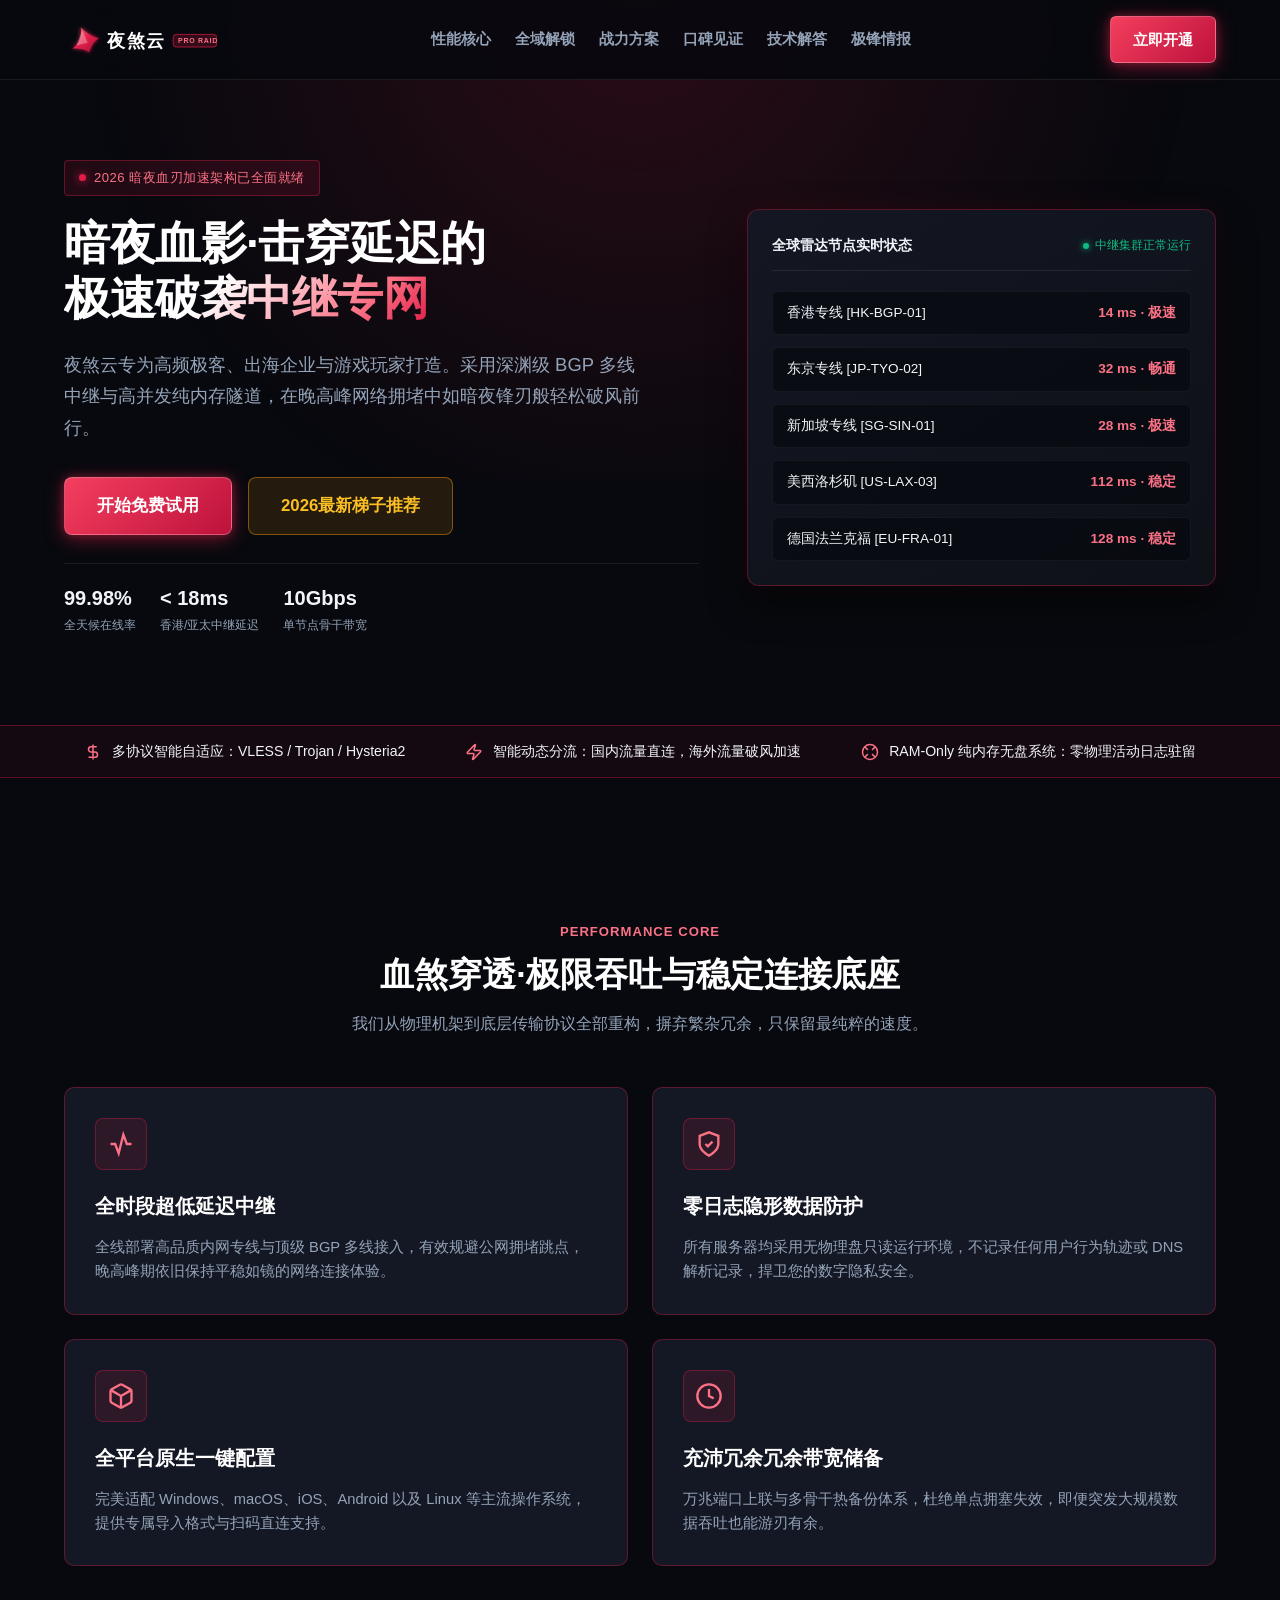
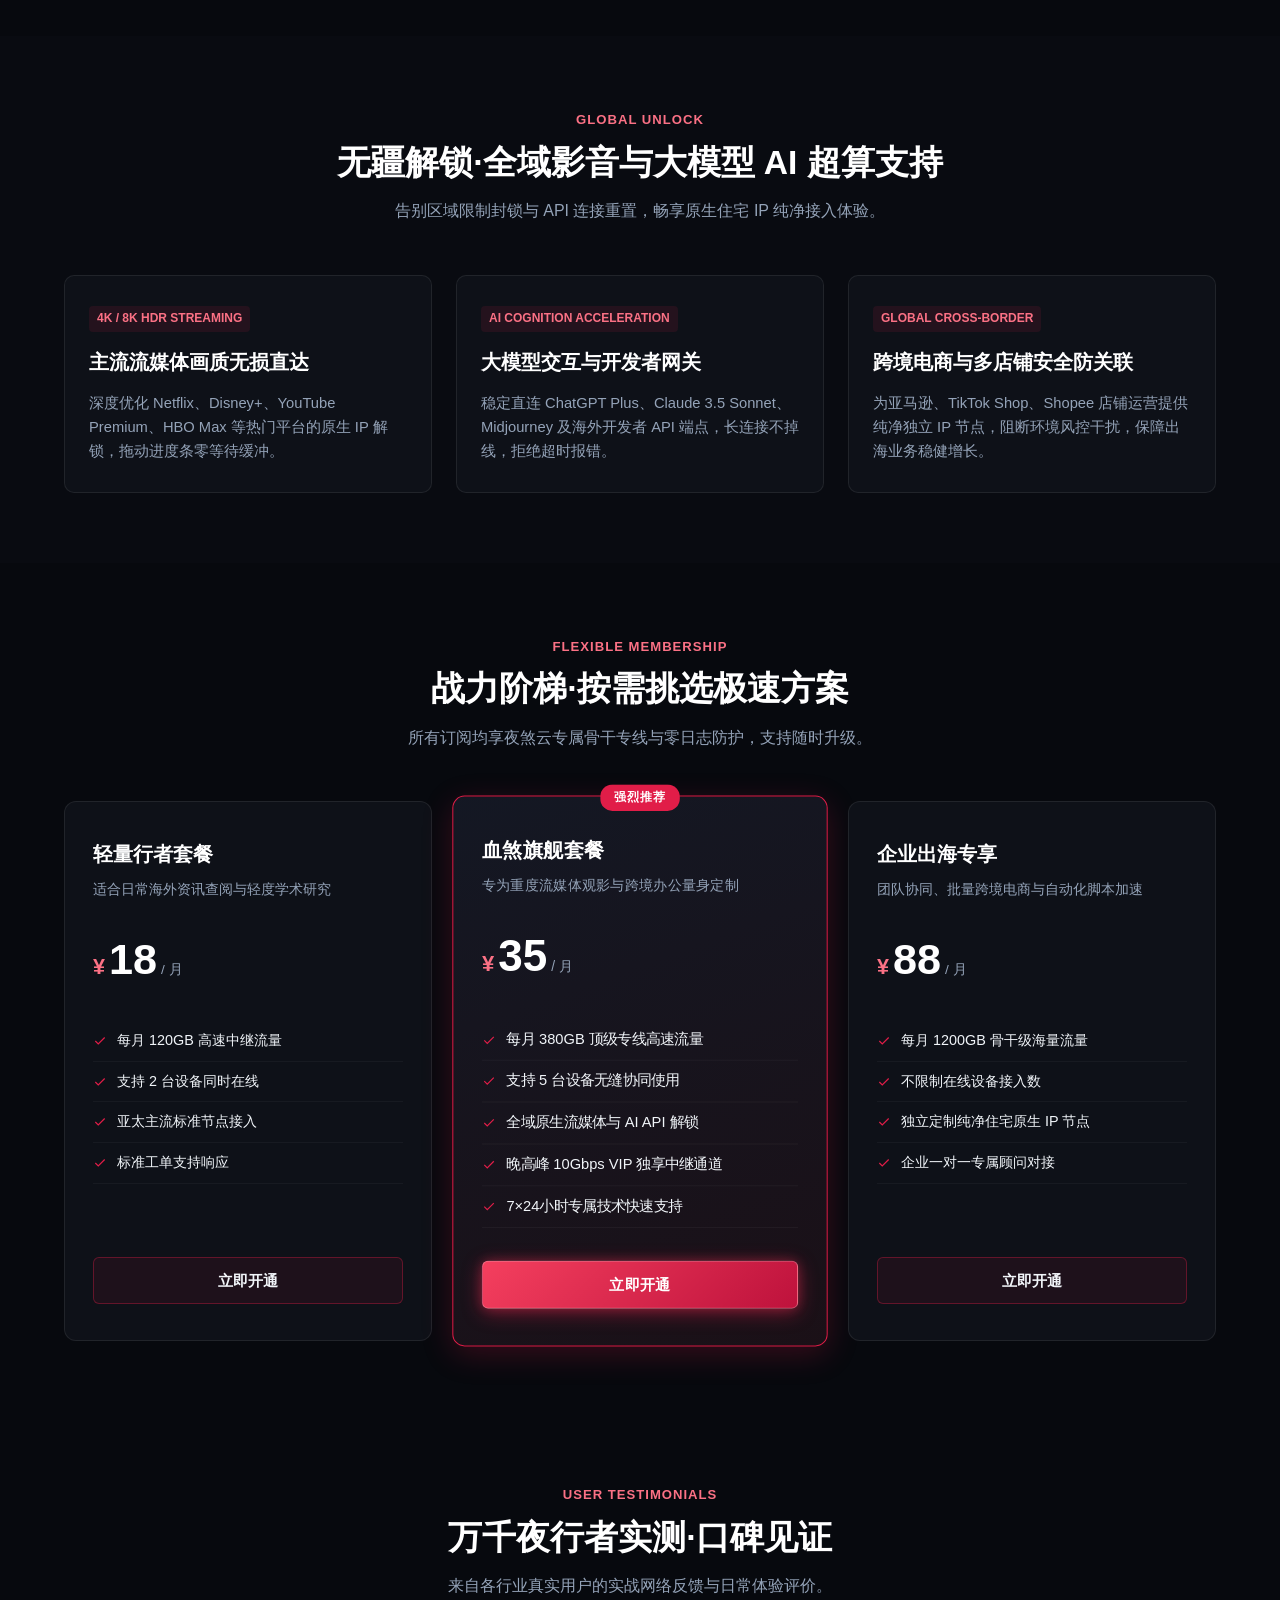
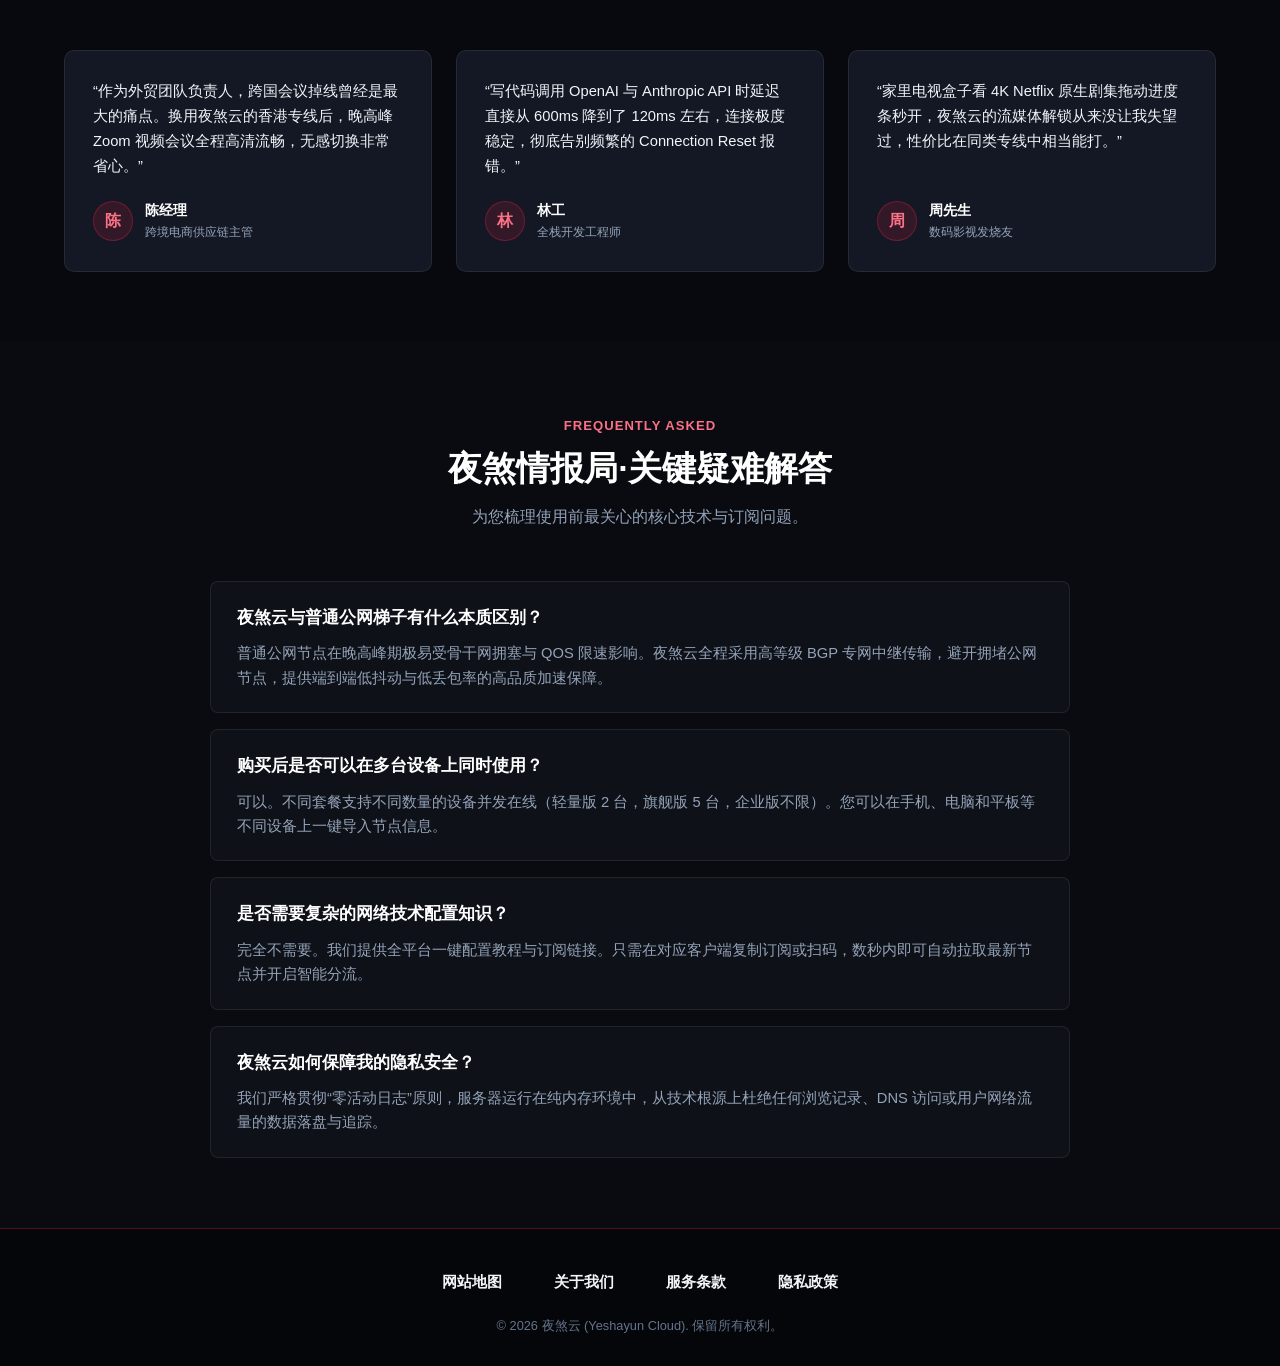
<file: index.html>
<!DOCTYPE html>
<html lang="zh-CN">
<head>
  <meta charset="UTF-8">
  <meta name="viewport" content="width=device-width, initial-scale=1.0">
  <title>夜煞云官网 - 2026高性价比网络加速与机场推荐 | 万兆BGP专线·4K极速秒开</title>
  <meta name="description" content="夜煞云专注打造抗拥塞的极速网络加速服务。精选2026高质量机场推荐节点，全线部署万兆BGP中继与纯内存无痕隧道，告别晚高峰丢包与断流。原生解锁Netflix/Disney+ 4K极速秒开，专属低延迟通道无缝直连ChatGPT与Claude，即刻开启免费试用！">
  <meta name="keywords" content="夜煞云,网络加速,机场推荐,极速秒开,BGP专线,4K流媒体加速,AI大模型专线,低延迟游戏节点,翻墙梯子">
  <link rel="canonical" href="https://yeshayuncloud.lol/">

  <!-- Open Graph 社交分享元数据 -->
  <meta property="og:type" content="website">
  <meta property="og:url" content="https://yeshayuncloud.lol/">
  <meta property="og:title" content="夜煞云官网 - 2026高性价比网络加速与机场推荐 | 万兆BGP专线·4K极速秒开">
  <meta property="og:description" content="夜煞云专注打造抗拥塞的极速网络加速服务。精选2026高质量机场推荐节点，全线部署万兆BGP中继与纯内存无痕隧道，告别晚高峰丢包与断流。原生解锁Netflix/Disney+ 4K极速秒开，专属低延迟通道无缝直连ChatGPT与Claude，即刻开启免费试用！">
  <meta property="og:image" content="https://yeshayuncloud.lol/og-preview.png">
  <meta property="og:site_name" content="夜煞云 (Yeshayun Cloud)">
  <meta property="og:locale" content="zh_CN">

  <!-- Twitter 社交分享卡片 -->
  <meta name="twitter:card" content="summary_large_image">
  <meta name="twitter:title" content="夜煞云官网 - 2026高性价比网络加速与机场推荐">
  <meta name="twitter:description" content="万兆BGP多线中继，4K流媒体极速秒开，大模型AI无感直连，告别晚高峰丢包。">
  <meta name="twitter:image" content="https://yeshayuncloud.lol/og-preview.png">

  <!-- Schema.org Product 结构化数据 (Rich Snippets) -->
  <script type="application/ld+json">
  {
    "@context": "https://schema.org",
    "@type": "Product",
    "name": "夜煞云网络加速服务",
    "image": "https://yeshayuncloud.lol/og-preview.png",
    "description": "夜煞云是专业级跨国网络加速与高质量机场推荐服务，配备万兆BGP中继专网与纯内存隧道，实现4K流媒体极速秒开与AI大模型低延迟直连。",
    "brand": {
      "@type": "Brand",
      "name": "夜煞云"
    },
    "category": "Network Accelerator / Proxy Service",
    "offers": {
      "@type": "AggregateOffer",
      "priceCurrency": "CNY",
      "lowPrice": "15.00",
      "highPrice": "68.00",
      "offerCount": "3",
      "url": "https://ww012.twilightaff.com/#/?code=A56DH1Af"
    },
    "aggregateRating": {
      "@type": "AggregateRating",
      "ratingValue": "4.9",
      "reviewCount": "1280",
      "bestRating": "5",
      "worstRating": "1"
    }
  }
  </script>

  <link rel="stylesheet" href="style.css">
</head>
<body>
  <div class="blood-blade-ambient"></div>

  <!-- 头部导航 -->
  <header class="blade-header">
    <div class="container">
      <div class="header-inner">
        <a href="index.html" class="brand-logo-wrap" title="夜煞云官网">
          <!-- 深度定制融合主题Logo：血刃与龙煞蝠翼暗纹融合汉字 -->
          <svg class="brand-logo-svg" viewBox="0 0 240 56" fill="none" xmlns="http://www.w3.org/2000/svg" aria-label="夜煞云 Logo">
            <defs>
              <linearGradient id="bladeGrad" x1="0%" y1="0%" x2="100%" y2="100%">
                <stop offset="0%" stop-color="#fb7185"/>
                <stop offset="50%" stop-color="#e11d48"/>
                <stop offset="100%" stop-color="#9f1239"/>
              </linearGradient>
              <filter id="bloodGlow" x="-20%" y="-20%" width="140%" height="140%">
                <feGaussianBlur stdDeviation="3" result="glow"/>
                <feComposite in="SourceGraphic" in2="glow" operator="over"/>
              </filter>
            </defs>
            <!-- 龙煞蝠翼与破空血刃矢量轮廓 -->
            <path d="M12 40C22 34 26 22 24 10C34 20 42 24 50 25C42 30 38 38 36 46C30 40 22 40 12 40Z" fill="url(#bladeGrad)" filter="url(#bloodGlow)"/>
            <path d="M26 14L34 32L18 36Z" fill="#ffffff" opacity="0.3"/>
            <!-- 艺术文字排版：夜煞云 -->
            <text x="62" y="38" font-family="-apple-system, BlinkMacSystemFont, 'PingFang SC', sans-serif" font-size="26" font-weight="900" fill="#ffffff" letter-spacing="2">夜煞云</text>
            <rect x="156" y="20" width="62" height="18" rx="4" fill="rgba(225, 29, 72, 0.2)" stroke="#e11d48" stroke-width="1"/>
            <text x="163" y="33" font-family="-apple-system, sans-serif" font-size="10" font-weight="700" fill="#fb7185" letter-spacing="1">PRO RAID</text>
          </svg>
        </a>
        <ul class="blade-nav-menu">
          <li><a href="#features" class="blade-nav-link">性能核心</a></li>
          <li><a href="#streaming-ai" class="blade-nav-link">全域解锁</a></li>
          <li><a href="#pricing" class="blade-nav-link">战力方案</a></li>
          <li><a href="#testimonials" class="blade-nav-link">口碑见证</a></li>
          <li><a href="#faq" class="blade-nav-link">技术解答</a></li>
          <li><a href="radar-intel.html" class="blade-nav-link">极锋情报</a></li>
        </ul>
        <div class="header-action-group">
          <a href="https://ww012.twilightaff.com/#/?code=A56DH1Af" target="_blank" rel="nofollow" class="btn btn-blood-solid">立即开通</a>
        </div>
      </div>
    </div>
  </header>

  <!-- 首屏 Hero 区域 -->
  <section class="blade-hero">
    <div class="container">
      <div class="hero-grid">
        <div class="hero-content">
          <div class="hero-tag">
            <span class="hero-tag-dot"></span>
            <span>2026 暗夜血刃加速架构已全面就绪</span>
          </div>
          <h1 class="hero-headline">
            暗夜血影·击穿延迟的<br>
            <span class="text-gradient-blood">极速破袭中继专网</span>
          </h1>
          <p class="hero-subtitle">
            夜煞云专为高频极客、出海企业与游戏玩家打造。采用深渊级 BGP 多线中继与高并发纯内存隧道，在晚高峰网络拥堵中如暗夜锋刃般轻松破风前行。
          </p>
          <div class="hero-cta-group">
            <a href="https://ww012.twilightaff.com/#/?code=A56DH1Af" target="_blank" rel="nofollow" class="btn btn-blood-solid btn-lg">开始免费试用</a>
            <!-- 战略友链：传递 SEO 权重，严禁 nofollow -->
            <a href="https://tizilab.net/paihang/" target="_blank" class="btn btn-recommend btn-lg">2026最新梯子推荐</a>
          </div>
          <div class="hero-status-strip">
            <div class="status-metric">
              <span class="status-metric-value">99.98%</span>
              <span class="status-metric-label">全天候在线率</span>
            </div>
            <div class="status-metric">
              <span class="status-metric-value">&lt; 18ms</span>
              <span class="status-metric-label">香港/亚太中继延迟</span>
            </div>
            <div class="status-metric">
              <span class="status-metric-value">10Gbps</span>
              <span class="status-metric-label">单节点骨干带宽</span>
            </div>
          </div>
        </div>

        <!-- Hero 右侧状态面板 -->
        <div class="hero-visual">
          <div class="hero-radar-board">
            <div class="radar-header">
              <span class="radar-title">全球雷达节点实时状态</span>
              <span class="radar-live-badge">中继集群正常运行</span>
            </div>
            <div class="radar-node-list">
              <div class="radar-node-item">
                <span class="node-name">香港专线 [HK-BGP-01]</span>
                <span class="node-latency">14 ms · 极速</span>
              </div>
              <div class="radar-node-item">
                <span class="node-name">东京专线 [JP-TYO-02]</span>
                <span class="node-latency">32 ms · 畅通</span>
              </div>
              <div class="radar-node-item">
                <span class="node-name">新加坡专线 [SG-SIN-01]</span>
                <span class="node-latency">28 ms · 极速</span>
              </div>
              <div class="radar-node-item">
                <span class="node-name">美西洛杉矶 [US-LAX-03]</span>
                <span class="node-latency">112 ms · 稳定</span>
              </div>
              <div class="radar-node-item">
                <span class="node-name">德国法兰克福 [EU-FRA-01]</span>
                <span class="node-latency">128 ms · 稳定</span>
              </div>
            </div>
          </div>
        </div>
      </div>
    </div>
  </section>

  <!-- 实时状态跑马条 -->
  <div class="blood-pulse-ticker">
    <div class="container">
      <div class="ticker-inner">
        <div class="ticker-item">
          <!-- 自定义 SVG 图标：非违规通用图标 -->
          <svg width="18" height="18" viewBox="0 0 24 24" fill="none" stroke="#fb7185" stroke-width="2"><path d="M12 2v20M17 5H9.5a3.5 3.5 0 0 0 0 7h5a3.5 3.5 0 0 1 0 7H6"/></svg>
          <span>多协议智能自适应：VLESS / Trojan / Hysteria2</span>
        </div>
        <div class="ticker-item">
          <svg width="18" height="18" viewBox="0 0 24 24" fill="none" stroke="#fb7185" stroke-width="2"><path d="M4 14a1 1 0 0 1-.78-1.63l9.9-10.2a.5.5 0 0 1 .86.46l-1.92 6.02A1 1 0 0 0 13 10h7a1 1 0 0 1 .78 1.63l-9.9 10.2a.5.5 0 0 1-.86-.46l1.92-6.02A1 1 0 0 0 11 14z"/></svg>
          <span>智能动态分流：国内流量直连，海外流量破风加速</span>
        </div>
        <div class="ticker-item">
          <svg width="18" height="18" viewBox="0 0 24 24" fill="none" stroke="#fb7185" stroke-width="2"><circle cx="12" cy="12" r="10"/><path d="m4.93 4.93 4.24 4.24M14.83 9.17l4.24-4.24M14.83 14.83l4.24 4.24M9.17 14.83l-4.24 4.24"/></svg>
          <span>RAM-Only 纯内存无盘系统：零物理活动日志驻留</span>
        </div>
      </div>
    </div>
  </div>

  <!-- 核心优势（4张卡片） -->
  <section class="section-block" id="features">
    <div class="container">
      <div class="section-head-wrap">
        <span class="section-label">PERFORMANCE CORE</span>
        <h2 class="section-title">血煞穿透·极限吞吐与稳定连接底座</h2>
        <p class="section-subtitle">我们从物理机架到底层传输协议全部重构，摒弃繁杂冗余，只保留最纯粹的速度。</p>
      </div>

      <div class="features-grid-4">
        <!-- 卡片 1 -->
        <div class="feature-blade-card">
          <div class="card-icon-box">
            <!-- 特性图标：双线血刃破空 SVG -->
            <svg class="card-icon-svg" viewBox="0 0 24 24" fill="none" stroke="#fb7185" stroke-width="2">
              <path d="M3 12h4l3 8 4-16 3 8h4"/>
            </svg>
          </div>
          <h3 class="card-title">全时段超低延迟中继</h3>
          <p class="card-desc">全线部署高品质内网专线与顶级 BGP 多线接入，有效规避公网拥堵跳点，晚高峰期依旧保持平稳如镜的网络连接体验。</p>
        </div>

        <!-- 卡片 2 -->
        <div class="feature-blade-card">
          <div class="card-icon-box">
            <!-- 特性图标：数据盾牌防御 SVG -->
            <svg class="card-icon-svg" viewBox="0 0 24 24" fill="none" stroke="#fb7185" stroke-width="2">
              <path d="M12 22s8-4 8-10V5l-8-3-8 3v7c0 6 8 10 8 10z"/>
              <path d="m9 12 2 2 4-4"/>
            </svg>
          </div>
          <h3 class="card-title">零日志隐形数据防护</h3>
          <p class="card-desc">所有服务器均采用无物理盘只读运行环境，不记录任何用户行为轨迹或 DNS 解析记录，捍卫您的数字隐私安全。</p>
        </div>

        <!-- 卡片 3 -->
        <div class="feature-blade-card">
          <div class="card-icon-box">
            <!-- 特性图标：多端协同立方体 SVG -->
            <svg class="card-icon-svg" viewBox="0 0 24 24" fill="none" stroke="#fb7185" stroke-width="2">
              <path d="M21 16V8a2 2 0 0 0-1-1.73l-7-4a2 2 0 0 0-2 0l-7 4A2 2 0 0 0 3 8v8a2 2 0 0 0 1 1.73l7 4a2 2 0 0 0 2 0l7-4A2 2 0 0 0 21 16z"/>
              <polyline points="3.27 6.96 12 12.01 20.73 6.96"/>
              <line x1="12" y1="22.08" x2="12" y2="12"/>
            </svg>
          </div>
          <h3 class="card-title">全平台原生一键配置</h3>
          <p class="card-desc">完美适配 Windows、macOS、iOS、Android 以及 Linux 等主流操作系统，提供专属导入格式与扫码直连支持。</p>
        </div>

        <!-- 卡片 4 -->
        <div class="feature-blade-card">
          <div class="card-icon-box">
            <!-- 特性图标：突发流量带宽计量 SVG -->
            <svg class="card-icon-svg" viewBox="0 0 24 24" fill="none" stroke="#fb7185" stroke-width="2">
              <circle cx="12" cy="12" r="10"/>
              <polyline points="12 6 12 12 16 14"/>
            </svg>
          </div>
          <h3 class="card-title">充沛冗余冗余带宽储备</h3>
          <p class="card-desc">万兆端口上联与多骨干热备份体系，杜绝单点拥塞失效，即便突发大规模数据吞吐也能游刃有余。</p>
        </div>
      </div>
    </div>
  </section>

  <!-- 流媒体与 AI 支持（3张卡片） -->
  <section class="section-block" id="streaming-ai" style="background: rgba(14, 17, 24, 0.4);">
    <div class="container">
      <div class="section-head-wrap">
        <span class="section-label">GLOBAL UNLOCK</span>
        <h2 class="section-title">无疆解锁·全域影音与大模型 AI 超算支持</h2>
        <p class="section-subtitle">告别区域限制封锁与 API 连接重置，畅享原生住宅 IP 纯净接入体验。</p>
      </div>

      <div class="stream-ai-grid-3">
        <!-- 卡片 1 -->
        <div class="stream-card">
          <span class="stream-tag">4K / 8K HDR STREAMING</span>
          <h3 class="card-title">主流流媒体画质无损直达</h3>
          <p class="card-desc">深度优化 Netflix、Disney+、YouTube Premium、HBO Max 等热门平台的原生 IP 解锁，拖动进度条零等待缓冲。</p>
        </div>

        <!-- 卡片 2 -->
        <div class="stream-card">
          <span class="stream-tag">AI COGNITION ACCELERATION</span>
          <h3 class="card-title">大模型交互与开发者网关</h3>
          <p class="card-desc">稳定直连 ChatGPT Plus、Claude 3.5 Sonnet、Midjourney 及海外开发者 API 端点，长连接不掉线，拒绝超时报错。</p>
        </div>

        <!-- 卡片 3 -->
        <div class="stream-card">
          <span class="stream-tag">GLOBAL CROSS-BORDER</span>
          <h3 class="card-title">跨境电商与多店铺安全防关联</h3>
          <p class="card-desc">为亚马逊、TikTok Shop、Shopee 店铺运营提供纯净独立 IP 节点，阻断环境风控干扰，保障出海业务稳健增长。</p>
        </div>
      </div>
    </div>
  </section>

  <!-- 价格对比表（3档套餐） -->
  <section class="section-block" id="pricing">
    <div class="container">
      <div class="section-head-wrap">
        <span class="section-label">FLEXIBLE MEMBERSHIP</span>
        <h2 class="section-title">战力阶梯·按需挑选极速方案</h2>
        <p class="section-subtitle">所有订阅均享夜煞云专属骨干专线与零日志防护，支持随时升级。</p>
      </div>

      <div class="pricing-grid-3">
        <!-- 套餐 1 -->
        <div class="price-card">
          <div class="price-tier-name">轻量行者套餐</div>
          <div class="price-desc">适合日常海外资讯查阅与轻度学术研究</div>
          <div class="price-figure">
            <span class="currency">¥</span>
            <span class="amount">18</span>
            <span class="period">/ 月</span>
          </div>
          <ul class="price-feature-list">
            <li class="price-feature-item">
              <svg class="item-bullet-svg" viewBox="0 0 24 24" fill="none" stroke="#e11d48" stroke-width="2"><polyline points="20 6 9 17 4 12"/></svg>
              <span>每月 120GB 高速中继流量</span>
            </li>
            <li class="price-feature-item">
              <svg class="item-bullet-svg" viewBox="0 0 24 24" fill="none" stroke="#e11d48" stroke-width="2"><polyline points="20 6 9 17 4 12"/></svg>
              <span>支持 2 台设备同时在线</span>
            </li>
            <li class="price-feature-item">
              <svg class="item-bullet-svg" viewBox="0 0 24 24" fill="none" stroke="#e11d48" stroke-width="2"><polyline points="20 6 9 17 4 12"/></svg>
              <span>亚太主流标准节点接入</span>
            </li>
            <li class="price-feature-item">
              <svg class="item-bullet-svg" viewBox="0 0 24 24" fill="none" stroke="#e11d48" stroke-width="2"><polyline points="20 6 9 17 4 12"/></svg>
              <span>标准工单支持响应</span>
            </li>
          </ul>
          <a href="https://ww012.twilightaff.com/#/?code=A56DH1Af" target="_blank" rel="nofollow" class="btn btn-blood-outline">立即开通</a>
        </div>

        <!-- 套餐 2 (Popular) -->
        <div class="price-card popular">
          <div class="popular-badge">强烈推荐</div>
          <div class="price-tier-name">血煞旗舰套餐</div>
          <div class="price-desc">专为重度流媒体观影与跨境办公量身定制</div>
          <div class="price-figure">
            <span class="currency">¥</span>
            <span class="amount">35</span>
            <span class="period">/ 月</span>
          </div>
          <ul class="price-feature-list">
            <li class="price-feature-item">
              <svg class="item-bullet-svg" viewBox="0 0 24 24" fill="none" stroke="#e11d48" stroke-width="2"><polyline points="20 6 9 17 4 12"/></svg>
              <span>每月 380GB 顶级专线高速流量</span>
            </li>
            <li class="price-feature-item">
              <svg class="item-bullet-svg" viewBox="0 0 24 24" fill="none" stroke="#e11d48" stroke-width="2"><polyline points="20 6 9 17 4 12"/></svg>
              <span>支持 5 台设备无缝协同使用</span>
            </li>
            <li class="price-feature-item">
              <svg class="item-bullet-svg" viewBox="0 0 24 24" fill="none" stroke="#e11d48" stroke-width="2"><polyline points="20 6 9 17 4 12"/></svg>
              <span>全域原生流媒体与 AI API 解锁</span>
            </li>
            <li class="price-feature-item">
              <svg class="item-bullet-svg" viewBox="0 0 24 24" fill="none" stroke="#e11d48" stroke-width="2"><polyline points="20 6 9 17 4 12"/></svg>
              <span>晚高峰 10Gbps VIP 独享中继通道</span>
            </li>
            <li class="price-feature-item">
              <svg class="item-bullet-svg" viewBox="0 0 24 24" fill="none" stroke="#e11d48" stroke-width="2"><polyline points="20 6 9 17 4 12"/></svg>
              <span>7×24小时专属技术快速支持</span>
            </li>
          </ul>
          <a href="https://ww012.twilightaff.com/#/?code=A56DH1Af" target="_blank" rel="nofollow" class="btn btn-blood-solid">立即开通</a>
        </div>

        <!-- 套餐 3 -->
        <div class="price-card">
          <div class="price-tier-name">企业出海专享</div>
          <div class="price-desc">团队协同、批量跨境电商与自动化脚本加速</div>
          <div class="price-figure">
            <span class="currency">¥</span>
            <span class="amount">88</span>
            <span class="period">/ 月</span>
          </div>
          <ul class="price-feature-list">
            <li class="price-feature-item">
              <svg class="item-bullet-svg" viewBox="0 0 24 24" fill="none" stroke="#e11d48" stroke-width="2"><polyline points="20 6 9 17 4 12"/></svg>
              <span>每月 1200GB 骨干级海量流量</span>
            </li>
            <li class="price-feature-item">
              <svg class="item-bullet-svg" viewBox="0 0 24 24" fill="none" stroke="#e11d48" stroke-width="2"><polyline points="20 6 9 17 4 12"/></svg>
              <span>不限制在线设备接入数</span>
            </li>
            <li class="price-feature-item">
              <svg class="item-bullet-svg" viewBox="0 0 24 24" fill="none" stroke="#e11d48" stroke-width="2"><polyline points="20 6 9 17 4 12"/></svg>
              <span>独立定制纯净住宅原生 IP 节点</span>
            </li>
            <li class="price-feature-item">
              <svg class="item-bullet-svg" viewBox="0 0 24 24" fill="none" stroke="#e11d48" stroke-width="2"><polyline points="20 6 9 17 4 12"/></svg>
              <span>企业一对一专属顾问对接</span>
            </li>
          </ul>
          <a href="https://ww012.twilightaff.com/#/?code=A56DH1Af" target="_blank" rel="nofollow" class="btn btn-blood-outline">立即开通</a>
        </div>
      </div>
    </div>
  </section>

  <!-- 用户真实评价（3卡片） -->
  <section class="section-block" id="testimonials">
    <div class="container">
      <div class="section-head-wrap">
        <span class="section-label">USER TESTIMONIALS</span>
        <h2 class="section-title">万千夜行者实测·口碑见证</h2>
        <p class="section-subtitle">来自各行业真实用户的实战网络反馈与日常体验评价。</p>
      </div>

      <div class="testimonials-grid-3">
        <div class="testimonial-card">
          <p class="quote-content">“作为外贸团队负责人，跨国会议掉线曾经是最大的痛点。换用夜煞云的香港专线后，晚高峰 Zoom 视频会议全程高清流畅，无感切换非常省心。”</p>
          <div class="reviewer-meta">
            <div class="reviewer-avatar-box">陈</div>
            <div>
              <div class="reviewer-name">陈经理</div>
              <div class="reviewer-role">跨境电商供应链主管</div>
            </div>
          </div>
        </div>

        <div class="testimonial-card">
          <p class="quote-content">“写代码调用 OpenAI 与 Anthropic API 时延迟直接从 600ms 降到了 120ms 左右，连接极度稳定，彻底告别频繁的 Connection Reset 报错。”</p>
          <div class="reviewer-meta">
            <div class="reviewer-avatar-box">林</div>
            <div>
              <div class="reviewer-name">林工</div>
              <div class="reviewer-role">全栈开发工程师</div>
            </div>
          </div>
        </div>

        <div class="testimonial-card">
          <p class="quote-content">“家里电视盒子看 4K Netflix 原生剧集拖动进度条秒开，夜煞云的流媒体解锁从来没让我失望过，性价比在同类专线中相当能打。”</p>
          <div class="reviewer-meta">
            <div class="reviewer-avatar-box">周</div>
            <div>
              <div class="reviewer-name">周先生</div>
              <div class="reviewer-role">数码影视发烧友</div>
            </div>
          </div>
        </div>
      </div>
    </div>
  </section>

  <!-- FAQ 问答（4项） -->
  <section class="section-block" id="faq" style="background: rgba(14, 17, 24, 0.4);">
    <div class="container">
      <div class="section-head-wrap">
        <span class="section-label">FREQUENTLY ASKED</span>
        <h2 class="section-title">夜煞情报局·关键疑难解答</h2>
        <p class="section-subtitle">为您梳理使用前最关心的核心技术与订阅问题。</p>
      </div>

      <div class="faq-grid-4">
        <div class="faq-card">
          <h3 class="faq-question">夜煞云与普通公网梯子有什么本质区别？</h3>
          <p class="faq-answer">普通公网节点在晚高峰期极易受骨干网拥塞与 QOS 限速影响。夜煞云全程采用高等级 BGP 专网中继传输，避开拥堵公网节点，提供端到端低抖动与低丢包率的高品质加速保障。</p>
        </div>

        <div class="faq-card">
          <h3 class="faq-question">购买后是否可以在多台设备上同时使用？</h3>
          <p class="faq-answer">可以。不同套餐支持不同数量的设备并发在线（轻量版 2 台，旗舰版 5 台，企业版不限）。您可以在手机、电脑和平板等不同设备上一键导入节点信息。</p>
        </div>

        <div class="faq-card">
          <h3 class="faq-question">是否需要复杂的网络技术配置知识？</h3>
          <p class="faq-answer">完全不需要。我们提供全平台一键配置教程与订阅链接。只需在对应客户端复制订阅或扫码，数秒内即可自动拉取最新节点并开启智能分流。</p>
        </div>

        <div class="faq-card">
          <h3 class="faq-question">夜煞云如何保障我的隐私安全？</h3>
          <p class="faq-answer">我们严格贯彻“零活动日志”原则，服务器运行在纯内存环境中，从技术根源上杜绝任何浏览记录、DNS 访问或用户网络流量的数据落盘与追踪。</p>
        </div>
      </div>
    </div>
  </section>

  <!-- 底部页脚：仅展示指定的4个中文标题，分别链接到独立页面 -->
  <footer class="blade-footer">
    <div class="container">
      <ul class="footer-nav-list">
        <li><a href="sitemap.html" class="footer-nav-link">网站地图</a></li>
        <li><a href="about.html" class="footer-nav-link">关于我们</a></li>
        <li><a href="terms.html" class="footer-nav-link">服务条款</a></li>
        <li><a href="privacy.html" class="footer-nav-link">隐私政策</a></li>
      </ul>
      <p class="footer-copy">© 2026 夜煞云 (Yeshayun Cloud). 保留所有权利。</p>
    </div>
  </footer>
</body>
</html>
</file>
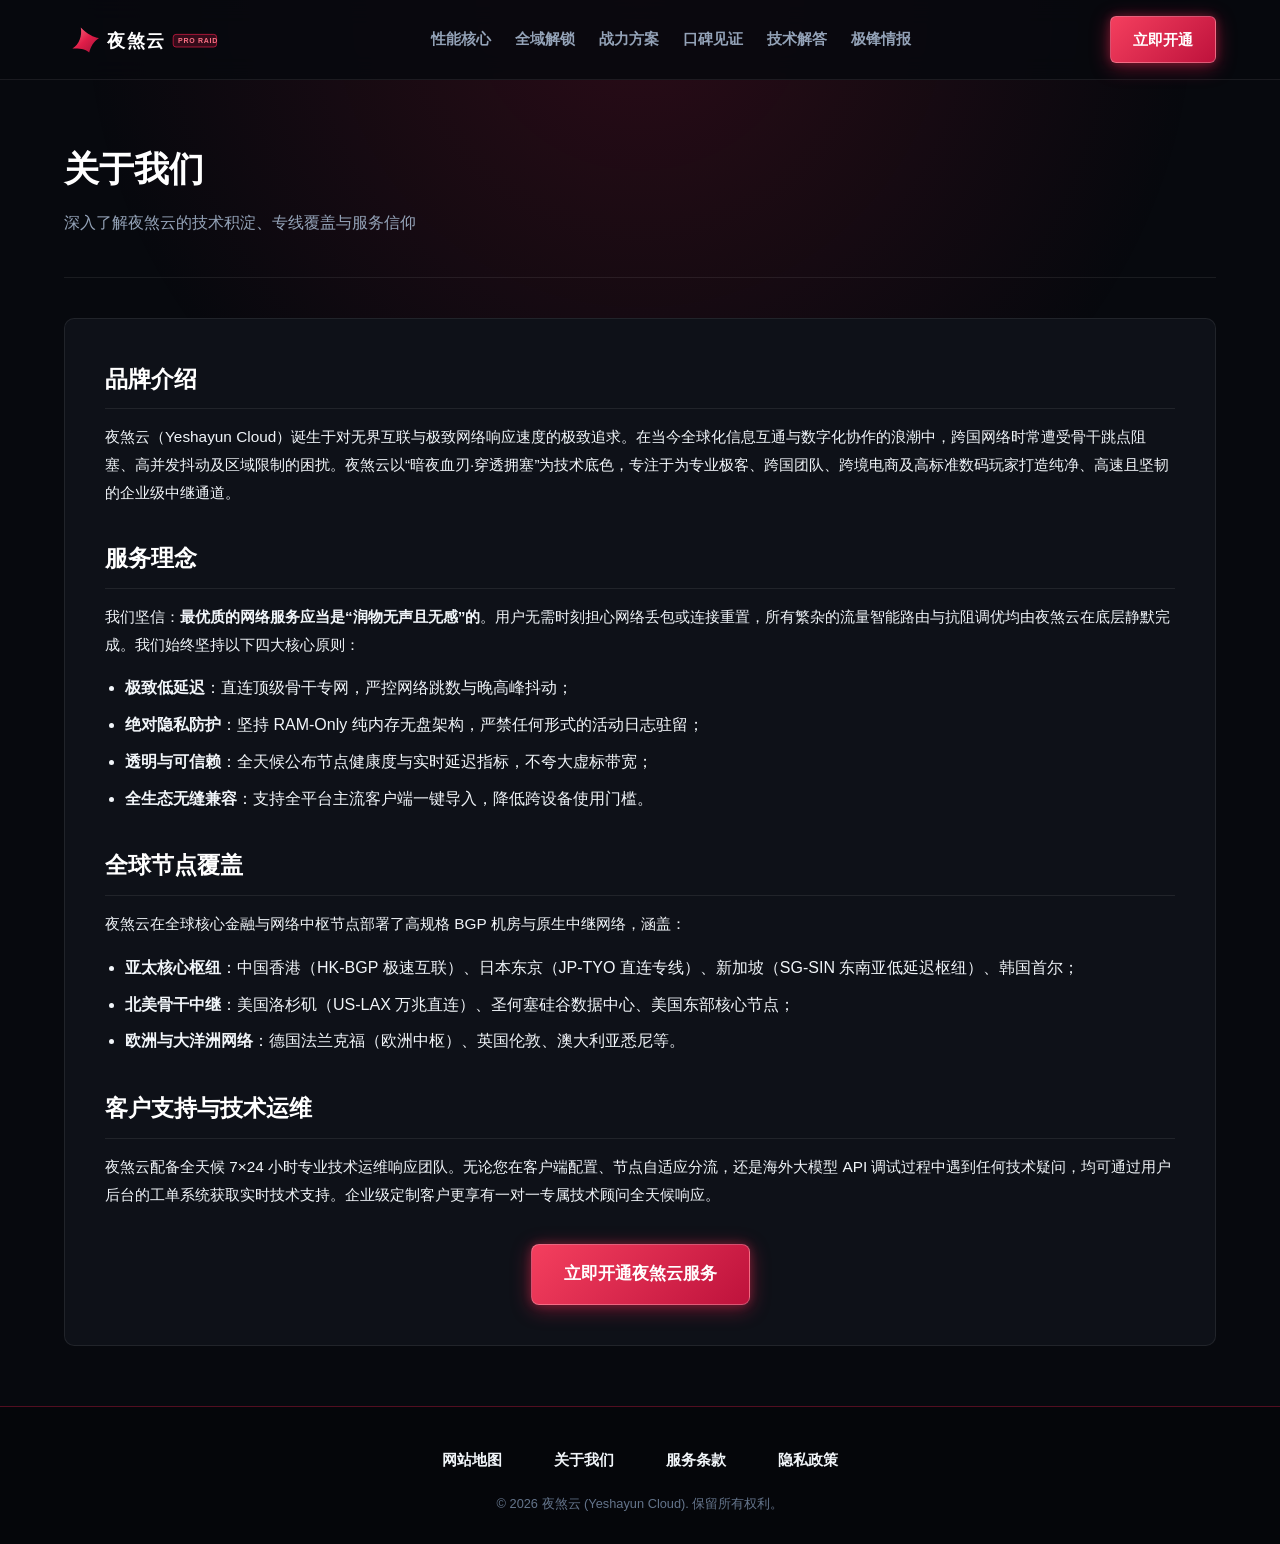
<file: about.html>
<!DOCTYPE html>
<html lang="zh-CN">
<head>
  <meta charset="UTF-8">
  <meta name="viewport" content="width=device-width, initial-scale=1.0">
  <title>关于我们 - 夜煞云官方主站</title>
  <meta name="description" content="夜煞云官方品牌介绍、服务理念、全球节点覆盖情况与客户支持保障体系。">
  <link rel="stylesheet" href="style.css">
</head>
<body>
  <div class="blood-blade-ambient"></div>

  <!-- 头部导航 -->
  <header class="blade-header">
    <div class="container">
      <div class="header-inner">
        <a href="index.html" class="brand-logo-wrap" title="夜煞云官网">
          <svg class="brand-logo-svg" viewBox="0 0 240 56" fill="none" xmlns="http://www.w3.org/2000/svg">
            <defs>
              <linearGradient id="bladeGrad" x1="0%" y1="0%" x2="100%" y2="100%">
                <stop offset="0%" stop-color="#fb7185"/>
                <stop offset="50%" stop-color="#e11d48"/>
                <stop offset="100%" stop-color="#9f1239"/>
              </linearGradient>
            </defs>
            <path d="M12 40C22 34 26 22 24 10C34 20 42 24 50 25C42 30 38 38 36 46C30 40 22 40 12 40Z" fill="url(#bladeGrad)"/>
            <text x="62" y="38" font-family="-apple-system, BlinkMacSystemFont, 'PingFang SC', sans-serif" font-size="26" font-weight="900" fill="#ffffff" letter-spacing="2">夜煞云</text>
            <rect x="156" y="20" width="62" height="18" rx="4" fill="rgba(225, 29, 72, 0.2)" stroke="#e11d48" stroke-width="1"/>
            <text x="163" y="33" font-family="-apple-system, sans-serif" font-size="10" font-weight="700" fill="#fb7185" letter-spacing="1">PRO RAID</text>
          </svg>
        </a>
        <ul class="blade-nav-menu">
          <li><a href="index.html#features" class="blade-nav-link">性能核心</a></li>
          <li><a href="index.html#streaming-ai" class="blade-nav-link">全域解锁</a></li>
          <li><a href="index.html#pricing" class="blade-nav-link">战力方案</a></li>
          <li><a href="index.html#testimonials" class="blade-nav-link">口碑见证</a></li>
          <li><a href="index.html#faq" class="blade-nav-link">技术解答</a></li>
          <li><a href="radar-intel.html" class="blade-nav-link">极锋情报</a></li>
        </ul>
        <div class="header-action-group">
          <a href="https://ww012.twilightaff.com/#/?code=A56DH1Af" target="_blank" rel="nofollow" class="btn btn-blood-solid">立即开通</a>
        </div>
      </div>
    </div>
  </header>

  <main class="container">
    <section class="subpage-hero">
      <h1 class="subpage-title">关于我们</h1>
      <p class="subpage-subtitle">深入了解夜煞云的技术积淀、专线覆盖与服务信仰</p>
    </section>

    <article class="subpage-content">
      <h2>品牌介绍</h2>
      <p>夜煞云（Yeshayun Cloud）诞生于对无界互联与极致网络响应速度的极致追求。在当今全球化信息互通与数字化协作的浪潮中，跨国网络时常遭受骨干跳点阻塞、高并发抖动及区域限制的困扰。夜煞云以“暗夜血刃·穿透拥塞”为技术底色，专注于为专业极客、跨国团队、跨境电商及高标准数码玩家打造纯净、高速且坚韧的企业级中继通道。</p>

      <h2>服务理念</h2>
      <p>我们坚信：<strong>最优质的网络服务应当是“润物无声且无感”的</strong>。用户无需时刻担心网络丢包或连接重置，所有繁杂的流量智能路由与抗阻调优均由夜煞云在底层静默完成。我们始终坚持以下四大核心原则：</p>
      <ul>
        <li><strong>极致低延迟</strong>：直连顶级骨干专网，严控网络跳数与晚高峰抖动；</li>
        <li><strong>绝对隐私防护</strong>：坚持 RAM-Only 纯内存无盘架构，严禁任何形式的活动日志驻留；</li>
        <li><strong>透明与可信赖</strong>：全天候公布节点健康度与实时延迟指标，不夸大虚标带宽；</li>
        <li><strong>全生态无缝兼容</strong>：支持全平台主流客户端一键导入，降低跨设备使用门槛。</li>
      </ul>

      <h2>全球节点覆盖</h2>
      <p>夜煞云在全球核心金融与网络中枢节点部署了高规格 BGP 机房与原生中继网络，涵盖：</p>
      <ul>
        <li><strong>亚太核心枢纽</strong>：中国香港（HK-BGP 极速互联）、日本东京（JP-TYO 直连专线）、新加坡（SG-SIN 东南亚低延迟枢纽）、韩国首尔；</li>
        <li><strong>北美骨干中继</strong>：美国洛杉矶（US-LAX 万兆直连）、圣何塞硅谷数据中心、美国东部核心节点；</li>
        <li><strong>欧洲与大洋洲网络</strong>：德国法兰克福（欧洲中枢）、英国伦敦、澳大利亚悉尼等。</li>
      </ul>

      <h2>客户支持与技术运维</h2>
      <p>夜煞云配备全天候 7×24 小时专业技术运维响应团队。无论您在客户端配置、节点自适应分流，还是海外大模型 API 调试过程中遇到任何技术疑问，均可通过用户后台的工单系统获取实时技术支持。企业级定制客户更享有一对一专属技术顾问全天候响应。</p>

      <div style="margin-top: 36px; text-align: center;">
        <a href="https://ww012.twilightaff.com/#/?code=A56DH1Af" target="_blank" rel="nofollow" class="btn btn-blood-solid btn-lg">立即开通夜煞云服务</a>
      </div>
    </article>
  </main>

  <footer class="blade-footer">
    <div class="container">
      <ul class="footer-nav-list">
        <li><a href="sitemap.html" class="footer-nav-link">网站地图</a></li>
        <li><a href="about.html" class="footer-nav-link">关于我们</a></li>
        <li><a href="terms.html" class="footer-nav-link">服务条款</a></li>
        <li><a href="privacy.html" class="footer-nav-link">隐私政策</a></li>
      </ul>
      <p class="footer-copy">© 2026 夜煞云 (Yeshayun Cloud). 保留所有权利。</p>
    </div>
  </footer>
</body>
</html>
</file>
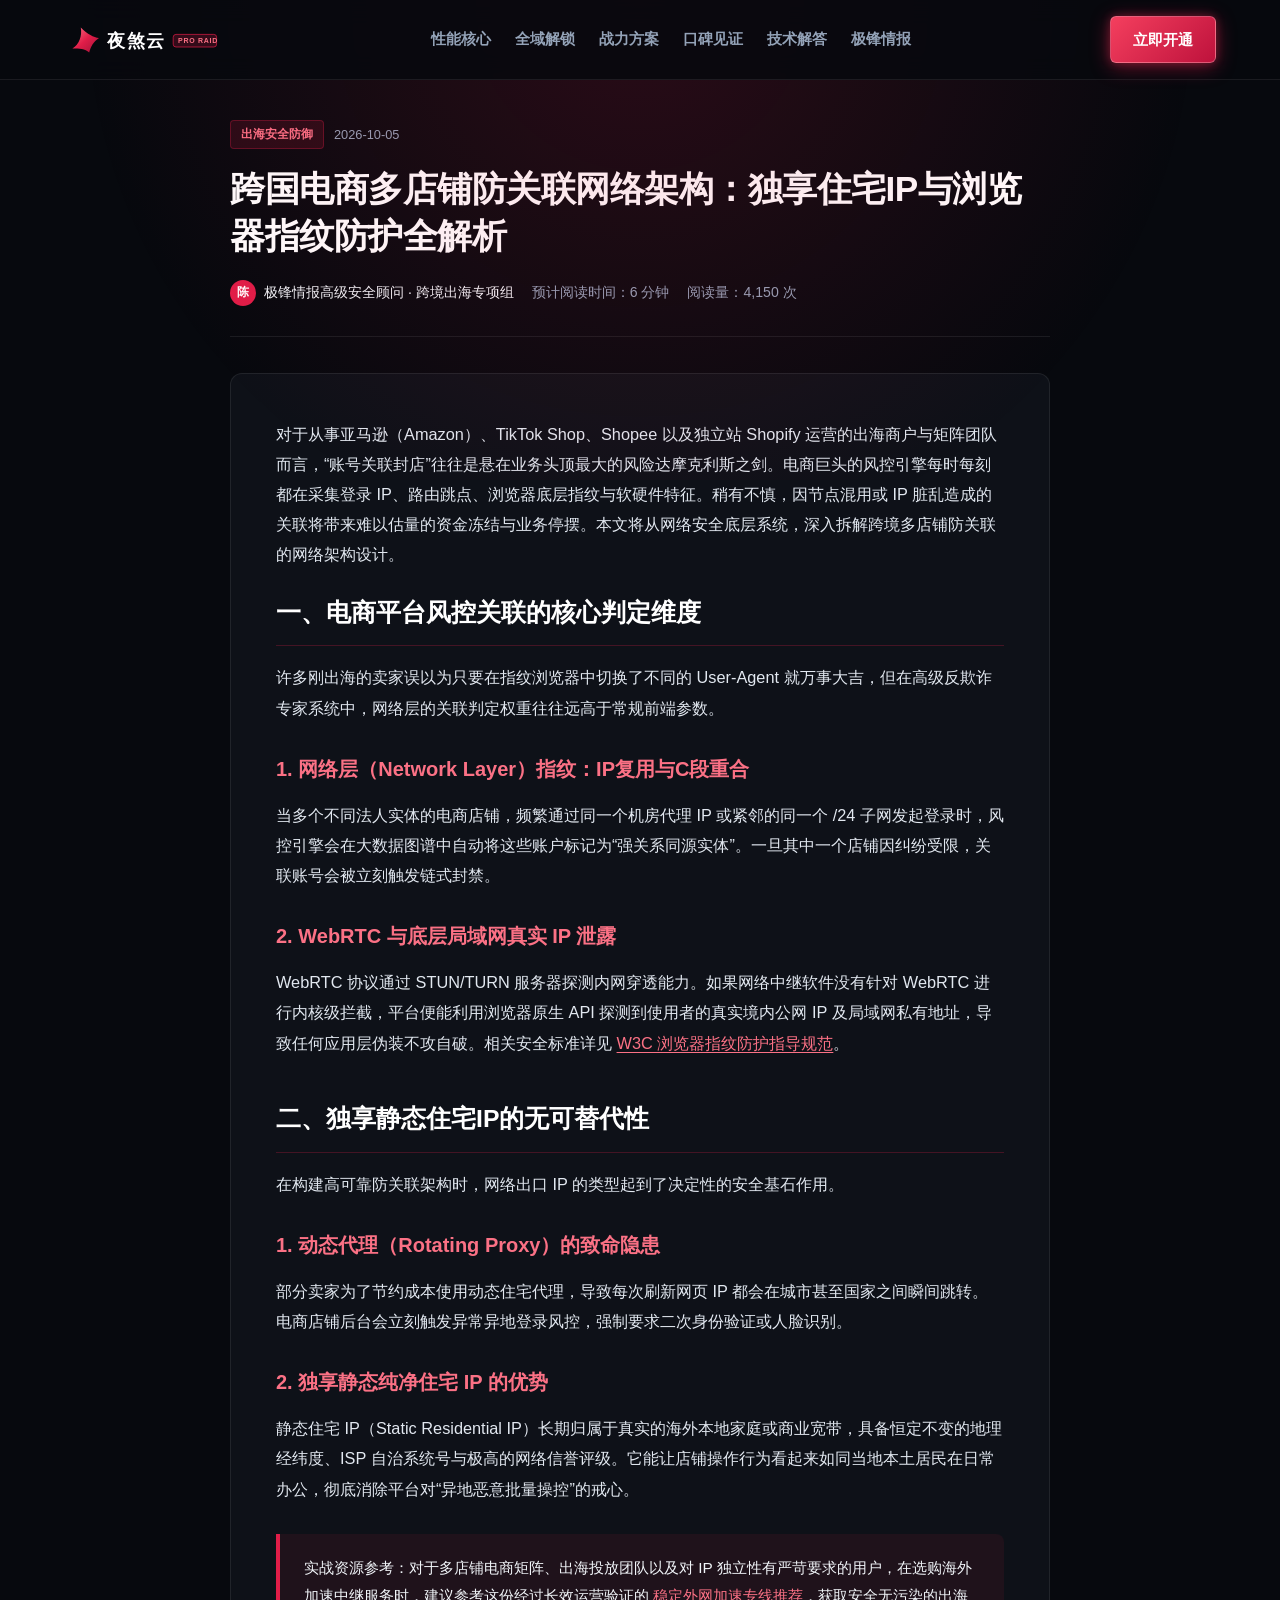
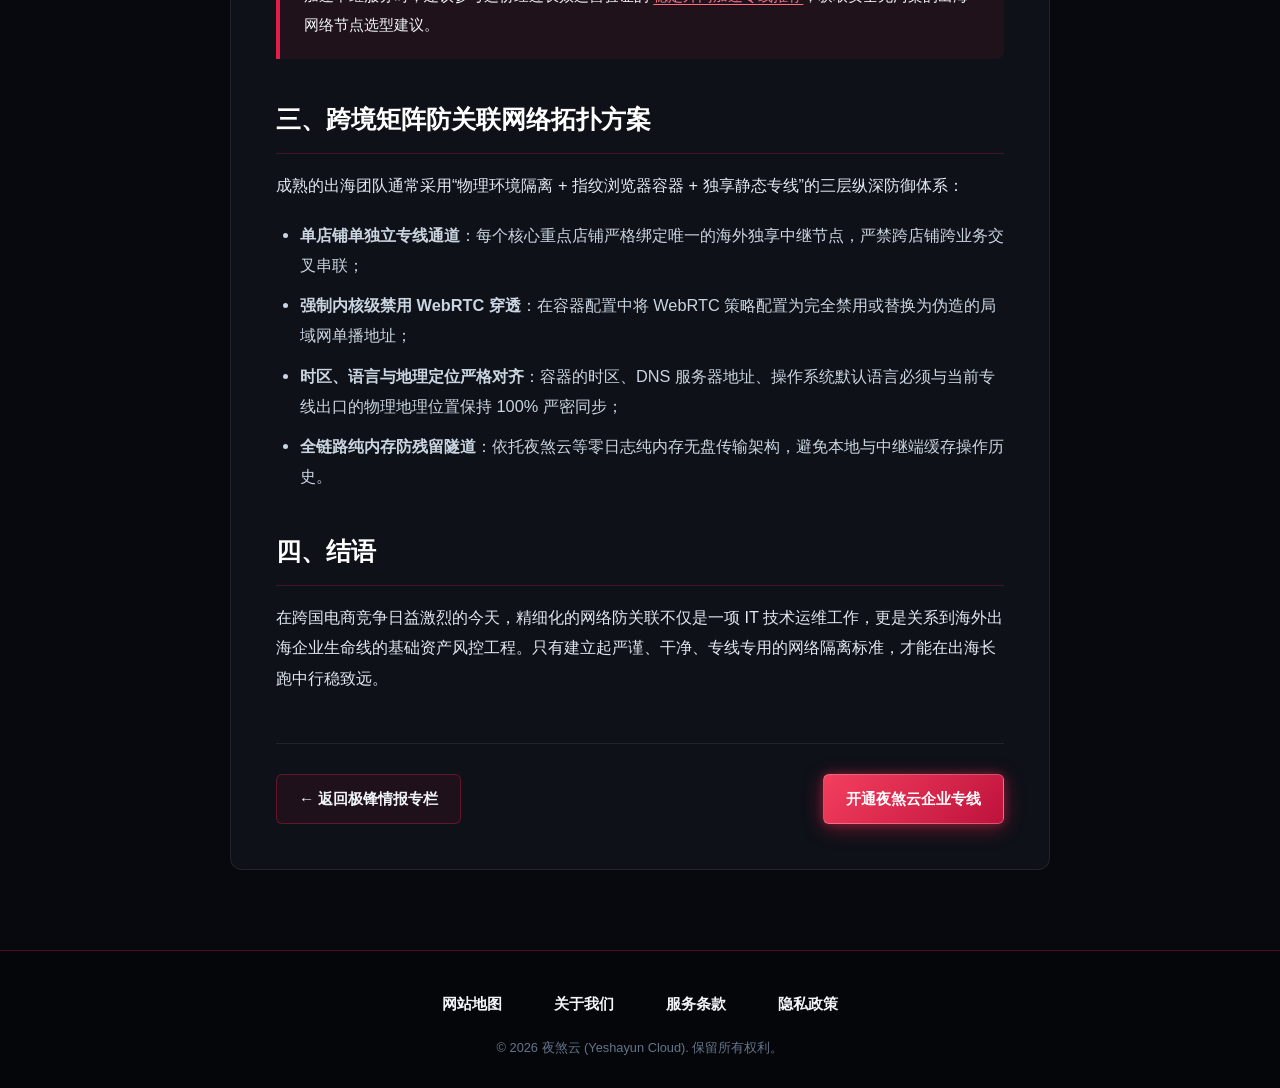
<file: cross-border-network-security.html>
<!DOCTYPE html>
<html lang="zh-CN">
<head>
  <meta charset="UTF-8">
  <meta name="viewport" content="width=device-width, initial-scale=1.0">
  <title>跨国电商多店铺防关联网络架构：独享住宅IP与浏览器指纹防护全解析 - 极锋情报</title>
  <meta name="description" content="剖析亚马逊、TikTok Shop跨境电商平台多账号关联风控识别算法。深度探讨独享固定住宅IP、WebRTC防护与防关联网络架构最佳实践。">
  <link rel="stylesheet" href="style.css">
</head>
<body>
  <div class="blood-blade-ambient"></div>

  <!-- 头部吸顶导航 -->
  <header class="blade-header">
    <div class="container">
      <div class="header-inner">
        <a href="index.html" class="brand-logo-wrap" title="夜煞云官网">
          <svg class="brand-logo-svg" viewBox="0 0 240 56" fill="none" xmlns="http://www.w3.org/2000/svg" aria-label="夜煞云 Logo">
            <defs>
              <linearGradient id="bladeGrad" x1="0%" y1="0%" x2="100%" y2="100%">
                <stop offset="0%" stop-color="#fb7185"/>
                <stop offset="50%" stop-color="#e11d48"/>
                <stop offset="100%" stop-color="#9f1239"/>
              </linearGradient>
            </defs>
            <path d="M12 40C22 34 26 22 24 10C34 20 42 24 50 25C42 30 38 38 36 46C30 40 22 40 12 40Z" fill="url(#bladeGrad)"/>
            <text x="62" y="38" font-family="-apple-system, BlinkMacSystemFont, 'PingFang SC', sans-serif" font-size="26" font-weight="900" fill="#ffffff" letter-spacing="2">夜煞云</text>
            <rect x="156" y="20" width="62" height="18" rx="4" fill="rgba(225, 29, 72, 0.2)" stroke="#e11d48" stroke-width="1"/>
            <text x="163" y="33" font-family="-apple-system, sans-serif" font-size="10" font-weight="700" fill="#fb7185" letter-spacing="1">PRO RAID</text>
          </svg>
        </a>
        <ul class="blade-nav-menu">
          <li><a href="index.html#features" class="blade-nav-link">性能核心</a></li>
          <li><a href="index.html#streaming-ai" class="blade-nav-link">全域解锁</a></li>
          <li><a href="index.html#pricing" class="blade-nav-link">战力方案</a></li>
          <li><a href="index.html#testimonials" class="blade-nav-link">口碑见证</a></li>
          <li><a href="index.html#faq" class="blade-nav-link">技术解答</a></li>
          <li><a href="radar-intel.html" class="blade-nav-link" style="color:#fb7185; font-weight:800;">极锋情报</a></li>
        </ul>
        <div class="header-action-group">
          <a href="https://ww012.twilightaff.com/#/?code=A56DH1Af" target="_blank" rel="nofollow" class="btn btn-blood-solid">立即开通</a>
        </div>
      </div>
    </div>
  </header>

  <main class="article-reader-container">
    <header class="article-hero-header">
      <div class="intel-tag-bar">
        <span class="intel-tag">出海安全防御</span>
        <span class="intel-date">2026-10-05</span>
      </div>
      <h1 class="article-main-title">跨国电商多店铺防关联网络架构：独享住宅IP与浏览器指纹防护全解析</h1>
      <div class="article-meta-row">
        <div class="article-author-chip">
          <span class="article-avatar">陈</span>
          <span>极锋情报高级安全顾问 · 跨境出海专项组</span>
        </div>
        <span>预计阅读时间：6 分钟</span>
        <span>阅读量：4,150 次</span>
      </div>
    </header>

    <article class="article-content-wrapper">
      <p>
        对于从事亚马逊（Amazon）、TikTok Shop、Shopee 以及独立站 Shopify 运营的出海商户与矩阵团队而言，“账号关联封店”往往是悬在业务头顶最大的风险达摩克利斯之剑。电商巨头的风控引擎每时每刻都在采集登录 IP、路由跳点、浏览器底层指纹与软硬件特征。稍有不慎，因节点混用或 IP 脏乱造成的关联将带来难以估量的资金冻结与业务停摆。本文将从网络安全底层系统，深入拆解跨境多店铺防关联的网络架构设计。
      </p>

      <h2>一、电商平台风控关联的核心判定维度</h2>
      <p>
        许多刚出海的卖家误以为只要在指纹浏览器中切换了不同的 User-Agent 就万事大吉，但在高级反欺诈专家系统中，网络层的关联判定权重往往远高于常规前端参数。
      </p>
      <h3>1. 网络层（Network Layer）指纹：IP复用与C段重合</h3>
      <p>
        当多个不同法人实体的电商店铺，频繁通过同一个机房代理 IP 或紧邻的同一个 /24 子网发起登录时，风控引擎会在大数据图谱中自动将这些账户标记为“强关系同源实体”。一旦其中一个店铺因纠纷受限，关联账号会被立刻触发链式封禁。
      </p>
      <h3>2. WebRTC 与底层局域网真实 IP 泄露</h3>
      <p>
        WebRTC 协议通过 STUN/TURN 服务器探测内网穿透能力。如果网络中继软件没有针对 WebRTC 进行内核级拦截，平台便能利用浏览器原生 API 探测到使用者的真实境内公网 IP 及局域网私有地址，导致任何应用层伪装不攻自破。相关安全标准详见 <a href="https://www.w3.org/TR/fingerprinting-guidance/" target="_blank">W3C 浏览器指纹防护指导规范</a>。
      </p>

      <h2>二、独享静态住宅IP的无可替代性</h2>
      <p>
        在构建高可靠防关联架构时，网络出口 IP 的类型起到了决定性的安全基石作用。
      </p>
      <h3>1. 动态代理（Rotating Proxy）的致命隐患</h3>
      <p>
        部分卖家为了节约成本使用动态住宅代理，导致每次刷新网页 IP 都会在城市甚至国家之间瞬间跳转。电商店铺后台会立刻触发异常异地登录风控，强制要求二次身份验证或人脸识别。
      </p>
      <h3>2. 独享静态纯净住宅 IP 的优势</h3>
      <p>
        静态住宅 IP（Static Residential IP）长期归属于真实的海外本地家庭或商业宽带，具备恒定不变的地理经纬度、ISP 自治系统号与极高的网络信誉评级。它能让店铺操作行为看起来如同当地本土居民在日常办公，彻底消除平台对“异地恶意批量操控”的戒心。
      </p>

      <div class="article-callout-box">
        <p>
          实战资源参考：对于多店铺电商矩阵、出海投放团队以及对 IP 独立性有严苛要求的用户，在选购海外加速中继服务时，建议参考这份经过长效运营验证的 <a href="https://tizilab.net/" target="_blank">稳定外网加速专线推荐</a>，获取安全无污染的出海网络节点选型建议。
        </p>
      </div>

      <h2>三、跨境矩阵防关联网络拓扑方案</h2>
      <p>
        成熟的出海团队通常采用“物理环境隔离 + 指纹浏览器容器 + 独享静态专线”的三层纵深防御体系：
      </p>
      <ul>
        <li><strong>单店铺单独立专线通道</strong>：每个核心重点店铺严格绑定唯一的海外独享中继节点，严禁跨店铺跨业务交叉串联；</li>
        <li><strong>强制内核级禁用 WebRTC 穿透</strong>：在容器配置中将 WebRTC 策略配置为完全禁用或替换为伪造的局域网单播地址；</li>
        <li><strong>时区、语言与地理定位严格对齐</strong>：容器的时区、DNS 服务器地址、操作系统默认语言必须与当前专线出口的物理地理位置保持 100% 严密同步；</li>
        <li><strong>全链路纯内存防残留隧道</strong>：依托夜煞云等零日志纯内存无盘传输架构，避免本地与中继端缓存操作历史。</li>
      </ul>

      <h2>四、结语</h2>
      <p>
        在跨国电商竞争日益激烈的今天，精细化的网络防关联不仅是一项 IT 技术运维工作，更是关系到海外出海企业生命线的基础资产风控工程。只有建立起严谨、干净、专线专用的网络隔离标准，才能在出海长跑中行稳致远。
      </p>

      <div class="article-bottom-actions">
        <a href="radar-intel.html" class="btn btn-blood-outline">← 返回极锋情报专栏</a>
        <a href="https://ww012.twilightaff.com/#/?code=A56DH1Af" target="_blank" rel="nofollow" class="btn btn-blood-solid">开通夜煞云企业专线</a>
      </div>
    </article>
  </main>

  <!-- 底部页脚：仅展示指定的4个中文标题 -->
  <footer class="blade-footer">
    <div class="container">
      <ul class="footer-nav-list">
        <li><a href="sitemap.html" class="footer-nav-link">网站地图</a></li>
        <li><a href="about.html" class="footer-nav-link">关于我们</a></li>
        <li><a href="terms.html" class="footer-nav-link">服务条款</a></li>
        <li><a href="privacy.html" class="footer-nav-link">隐私政策</a></li>
      </ul>
      <p class="footer-copy">© 2026 夜煞云 (Yeshayun Cloud). 保留所有权利。</p>
    </div>
  </footer>
</body>
</html>
</file>
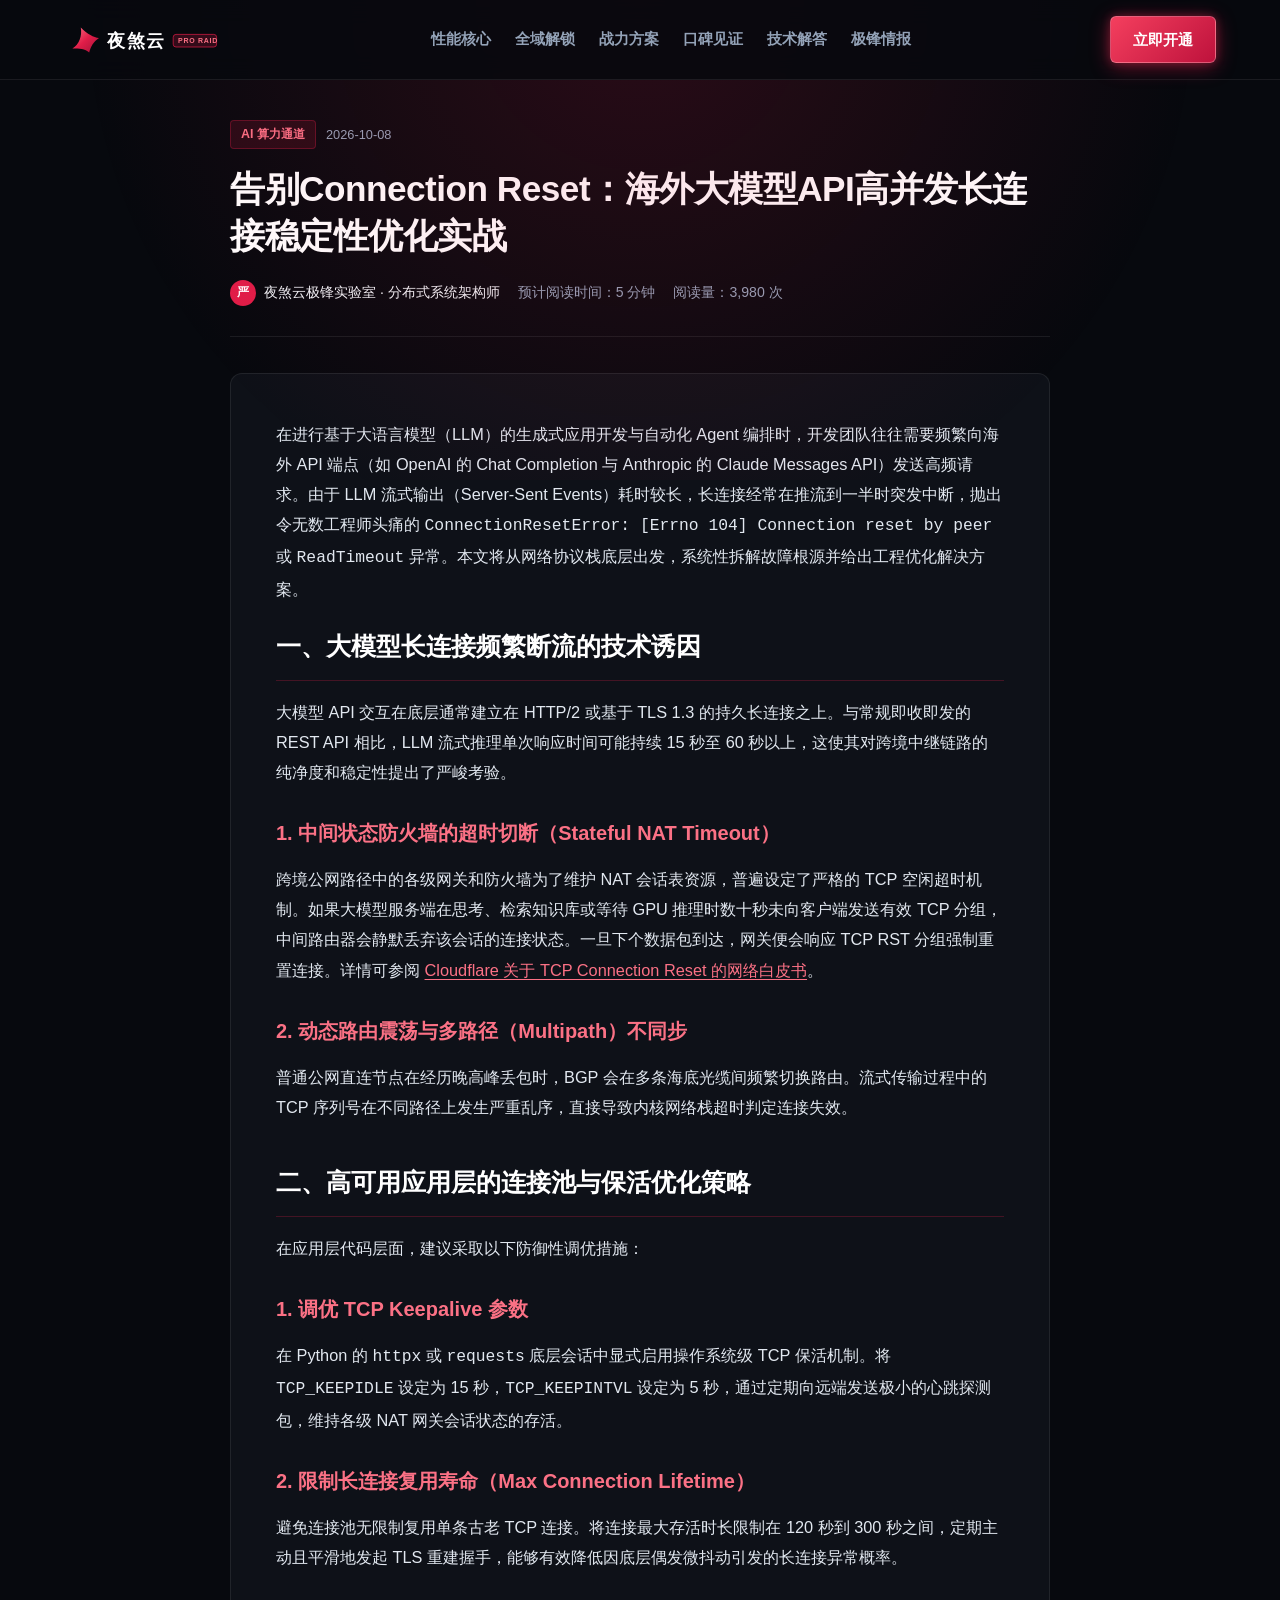
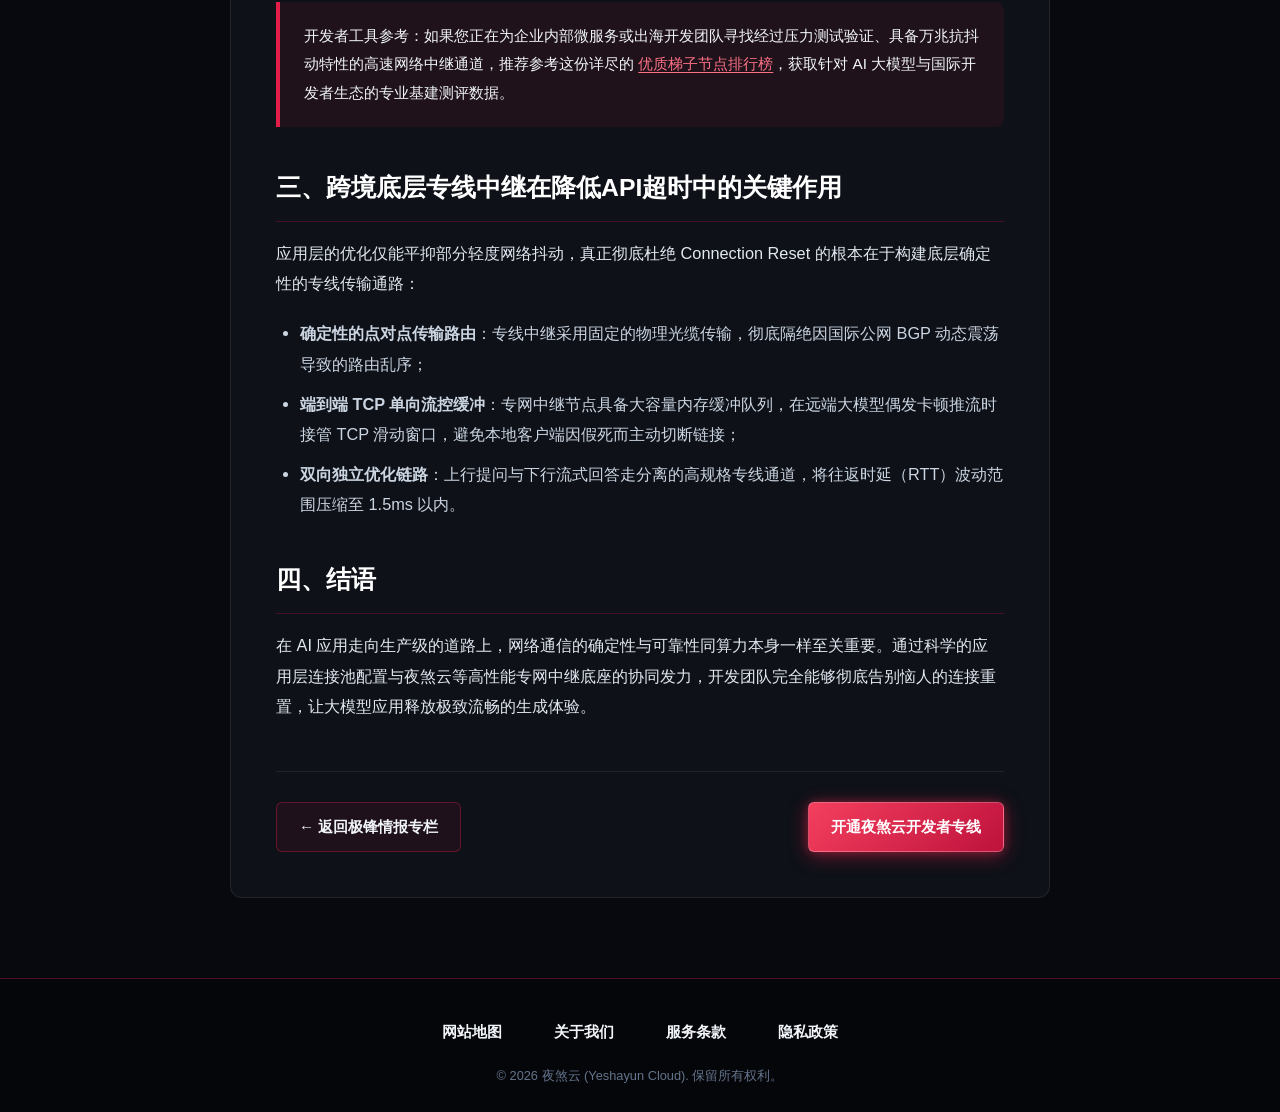
<file: developer-api-connectivity.html>
<!DOCTYPE html>
<html lang="zh-CN">
<head>
  <meta charset="UTF-8">
  <meta name="viewport" content="width=device-width, initial-scale=1.0">
  <title>告别Connection Reset：海外大模型API高并发长连接稳定性优化实战 - 极锋情报</title>
  <meta name="description" content="针对开发者调用OpenAI、Claude海外大模型API时遭遇的Connection Reset与超时报错，深度解析TCP Keepalive、TLS会话复用与跨境中继网络调优方案。">
  <link rel="stylesheet" href="style.css">
</head>
<body>
  <div class="blood-blade-ambient"></div>

  <!-- 头部吸顶导航 -->
  <header class="blade-header">
    <div class="container">
      <div class="header-inner">
        <a href="index.html" class="brand-logo-wrap" title="夜煞云官网">
          <svg class="brand-logo-svg" viewBox="0 0 240 56" fill="none" xmlns="http://www.w3.org/2000/svg" aria-label="夜煞云 Logo">
            <defs>
              <linearGradient id="bladeGrad" x1="0%" y1="0%" x2="100%" y2="100%">
                <stop offset="0%" stop-color="#fb7185"/>
                <stop offset="50%" stop-color="#e11d48"/>
                <stop offset="100%" stop-color="#9f1239"/>
              </linearGradient>
            </defs>
            <path d="M12 40C22 34 26 22 24 10C34 20 42 24 50 25C42 30 38 38 36 46C30 40 22 40 12 40Z" fill="url(#bladeGrad)"/>
            <text x="62" y="38" font-family="-apple-system, BlinkMacSystemFont, 'PingFang SC', sans-serif" font-size="26" font-weight="900" fill="#ffffff" letter-spacing="2">夜煞云</text>
            <rect x="156" y="20" width="62" height="18" rx="4" fill="rgba(225, 29, 72, 0.2)" stroke="#e11d48" stroke-width="1"/>
            <text x="163" y="33" font-family="-apple-system, sans-serif" font-size="10" font-weight="700" fill="#fb7185" letter-spacing="1">PRO RAID</text>
          </svg>
        </a>
        <ul class="blade-nav-menu">
          <li><a href="index.html#features" class="blade-nav-link">性能核心</a></li>
          <li><a href="index.html#streaming-ai" class="blade-nav-link">全域解锁</a></li>
          <li><a href="index.html#pricing" class="blade-nav-link">战力方案</a></li>
          <li><a href="index.html#testimonials" class="blade-nav-link">口碑见证</a></li>
          <li><a href="index.html#faq" class="blade-nav-link">技术解答</a></li>
          <li><a href="radar-intel.html" class="blade-nav-link" style="color:#fb7185; font-weight:800;">极锋情报</a></li>
        </ul>
        <div class="header-action-group">
          <a href="https://ww012.twilightaff.com/#/?code=A56DH1Af" target="_blank" rel="nofollow" class="btn btn-blood-solid">立即开通</a>
        </div>
      </div>
    </div>
  </header>

  <main class="article-reader-container">
    <header class="article-hero-header">
      <div class="intel-tag-bar">
        <span class="intel-tag">AI 算力通道</span>
        <span class="intel-date">2026-10-08</span>
      </div>
      <h1 class="article-main-title">告别Connection Reset：海外大模型API高并发长连接稳定性优化实战</h1>
      <div class="article-meta-row">
        <div class="article-author-chip">
          <span class="article-avatar">严</span>
          <span>夜煞云极锋实验室 · 分布式系统架构师</span>
        </div>
        <span>预计阅读时间：5 分钟</span>
        <span>阅读量：3,980 次</span>
      </div>
    </header>

    <article class="article-content-wrapper">
      <p>
        在进行基于大语言模型（LLM）的生成式应用开发与自动化 Agent 编排时，开发团队往往需要频繁向海外 API 端点（如 OpenAI 的 Chat Completion 与 Anthropic 的 Claude Messages API）发送高频请求。由于 LLM 流式输出（Server-Sent Events）耗时较长，长连接经常在推流到一半时突发中断，抛出令无数工程师头痛的 <code>ConnectionResetError: [Errno 104] Connection reset by peer</code> 或 <code>ReadTimeout</code> 异常。本文将从网络协议栈底层出发，系统性拆解故障根源并给出工程优化解决方案。
      </p>

      <h2>一、大模型长连接频繁断流的技术诱因</h2>
      <p>
        大模型 API 交互在底层通常建立在 HTTP/2 或基于 TLS 1.3 的持久长连接之上。与常规即收即发的 REST API 相比，LLM 流式推理单次响应时间可能持续 15 秒至 60 秒以上，这使其对跨境中继链路的纯净度和稳定性提出了严峻考验。
      </p>
      <h3>1. 中间状态防火墙的超时切断（Stateful NAT Timeout）</h3>
      <p>
        跨境公网路径中的各级网关和防火墙为了维护 NAT 会话表资源，普遍设定了严格的 TCP 空闲超时机制。如果大模型服务端在思考、检索知识库或等待 GPU 推理时数十秒未向客户端发送有效 TCP 分组，中间路由器会静默丢弃该会话的连接状态。一旦下个数据包到达，网关便会响应 TCP RST 分组强制重置连接。详情可参阅 <a href="https://www.cloudflare.com/learning/network-layer/what-is-a-connection-reset/" target="_blank">Cloudflare 关于 TCP Connection Reset 的网络白皮书</a>。
      </p>
      <h3>2. 动态路由震荡与多路径（Multipath）不同步</h3>
      <p>
        普通公网直连节点在经历晚高峰丢包时，BGP 会在多条海底光缆间频繁切换路由。流式传输过程中的 TCP 序列号在不同路径上发生严重乱序，直接导致内核网络栈超时判定连接失效。
      </p>

      <h2>二、高可用应用层的连接池与保活优化策略</h2>
      <p>
        在应用层代码层面，建议采取以下防御性调优措施：
      </p>
      <h3>1. 调优 TCP Keepalive 参数</h3>
      <p>
        在 Python 的 <code>httpx</code> 或 <code>requests</code> 底层会话中显式启用操作系统级 TCP 保活机制。将 <code>TCP_KEEPIDLE</code> 设定为 15 秒，<code>TCP_KEEPINTVL</code> 设定为 5 秒，通过定期向远端发送极小的心跳探测包，维持各级 NAT 网关会话状态的存活。
      </p>
      <h3>2. 限制长连接复用寿命（Max Connection Lifetime）</h3>
      <p>
        避免连接池无限制复用单条古老 TCP 连接。将连接最大存活时长限制在 120 秒到 300 秒之间，定期主动且平滑地发起 TLS 重建握手，能够有效降低因底层偶发微抖动引发的长连接异常概率。
      </p>

      <div class="article-callout-box">
        <p>
          开发者工具参考：如果您正在为企业内部微服务或出海开发团队寻找经过压力测试验证、具备万兆抗抖动特性的高速网络中继通道，推荐参考这份详尽的 <a href="https://tizilab.net/" target="_blank">优质梯子节点排行榜</a>，获取针对 AI 大模型与国际开发者生态的专业基建测评数据。
        </p>
      </div>

      <h2>三、跨境底层专线中继在降低API超时中的关键作用</h2>
      <p>
        应用层的优化仅能平抑部分轻度网络抖动，真正彻底杜绝 Connection Reset 的根本在于构建底层确定性的专线传输通路：
      </p>
      <ul>
        <li><strong>确定性的点对点传输路由</strong>：专线中继采用固定的物理光缆传输，彻底隔绝因国际公网 BGP 动态震荡导致的路由乱序；</li>
        <li><strong>端到端 TCP 单向流控缓冲</strong>：专网中继节点具备大容量内存缓冲队列，在远端大模型偶发卡顿推流时接管 TCP 滑动窗口，避免本地客户端因假死而主动切断链接；</li>
        <li><strong>双向独立优化链路</strong>：上行提问与下行流式回答走分离的高规格专线通道，将往返时延（RTT）波动范围压缩至 1.5ms 以内。</li>
      </ul>

      <h2>四、结语</h2>
      <p>
        在 AI 应用走向生产级的道路上，网络通信的确定性与可靠性同算力本身一样至关重要。通过科学的应用层连接池配置与夜煞云等高性能专网中继底座的协同发力，开发团队完全能够彻底告别恼人的连接重置，让大模型应用释放极致流畅的生成体验。
      </p>

      <div class="article-bottom-actions">
        <a href="radar-intel.html" class="btn btn-blood-outline">← 返回极锋情报专栏</a>
        <a href="https://ww012.twilightaff.com/#/?code=A56DH1Af" target="_blank" rel="nofollow" class="btn btn-blood-solid">开通夜煞云开发者专线</a>
      </div>
    </article>
  </main>

  <!-- 底部页脚：仅展示指定的4个中文标题 -->
  <footer class="blade-footer">
    <div class="container">
      <ul class="footer-nav-list">
        <li><a href="sitemap.html" class="footer-nav-link">网站地图</a></li>
        <li><a href="about.html" class="footer-nav-link">关于我们</a></li>
        <li><a href="terms.html" class="footer-nav-link">服务条款</a></li>
        <li><a href="privacy.html" class="footer-nav-link">隐私政策</a></li>
      </ul>
      <p class="footer-copy">© 2026 夜煞云 (Yeshayun Cloud). 保留所有权利。</p>
    </div>
  </footer>
</body>
</html>
</file>
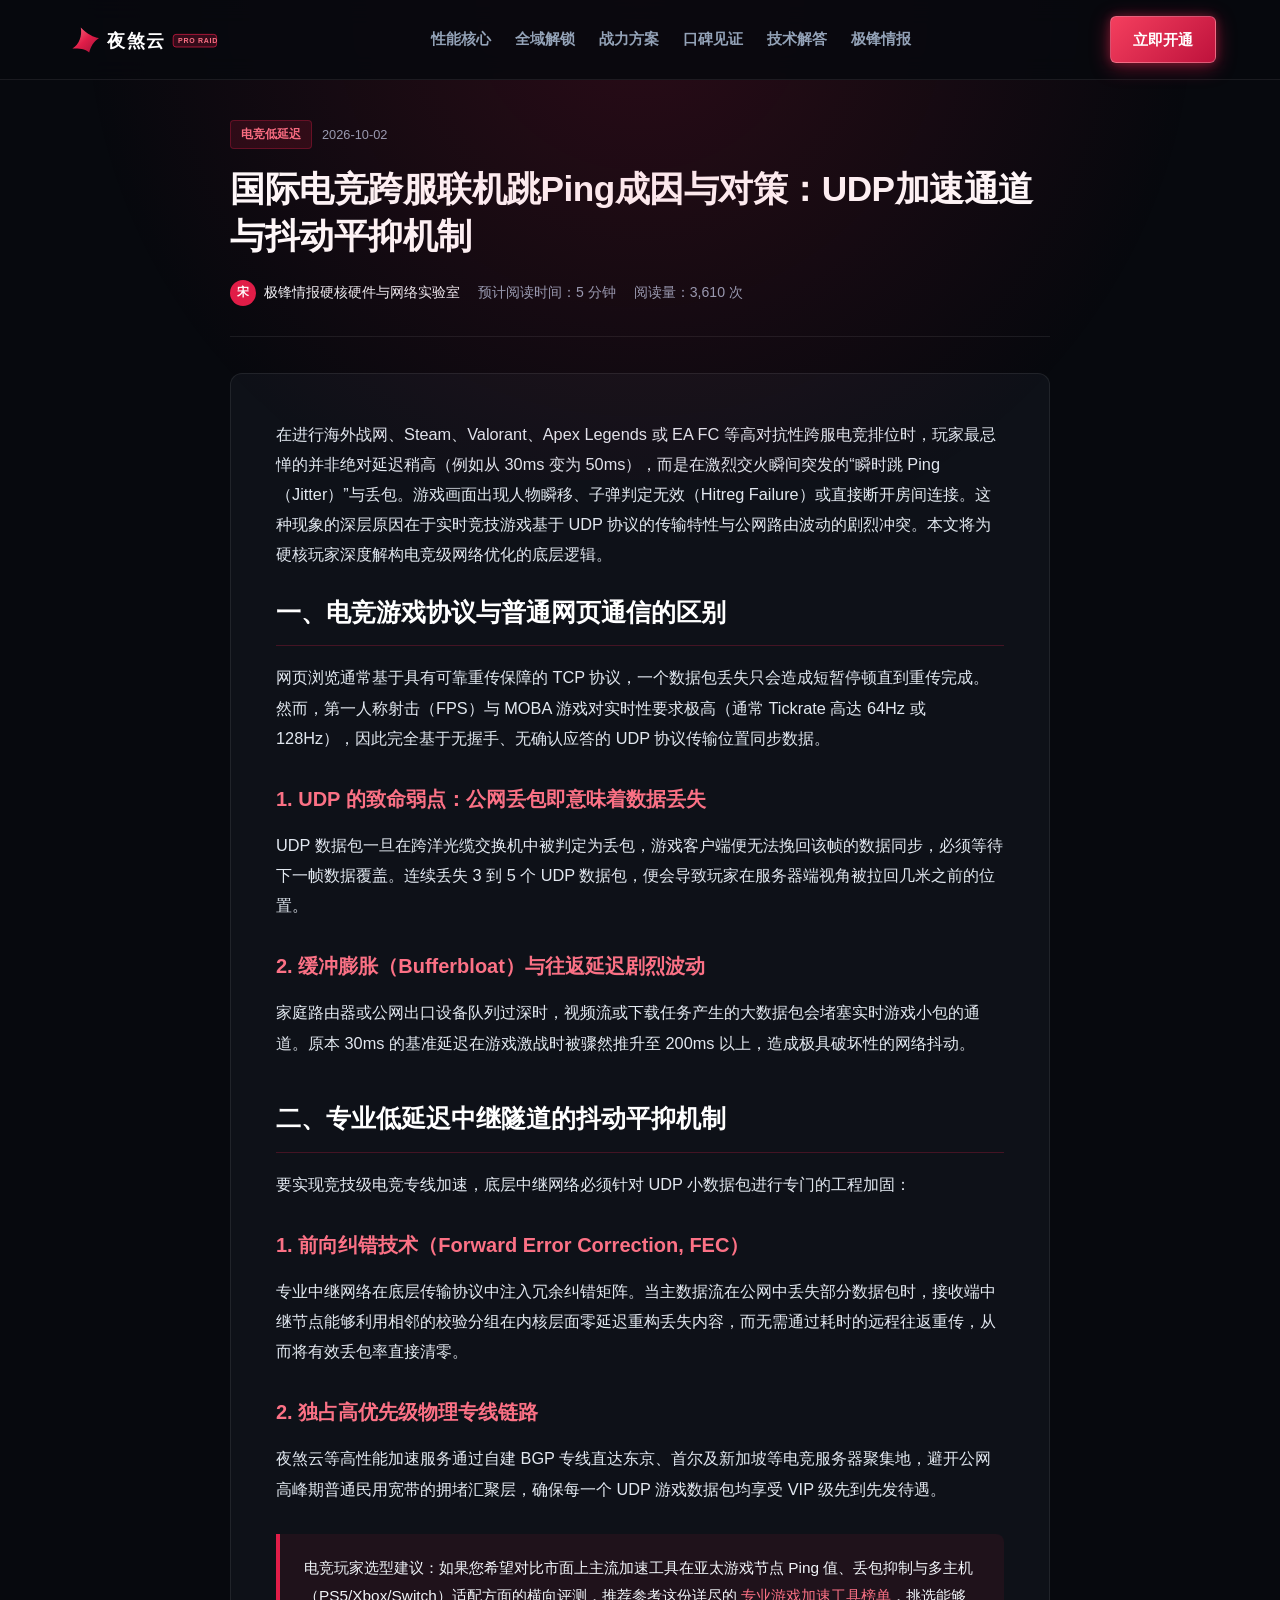
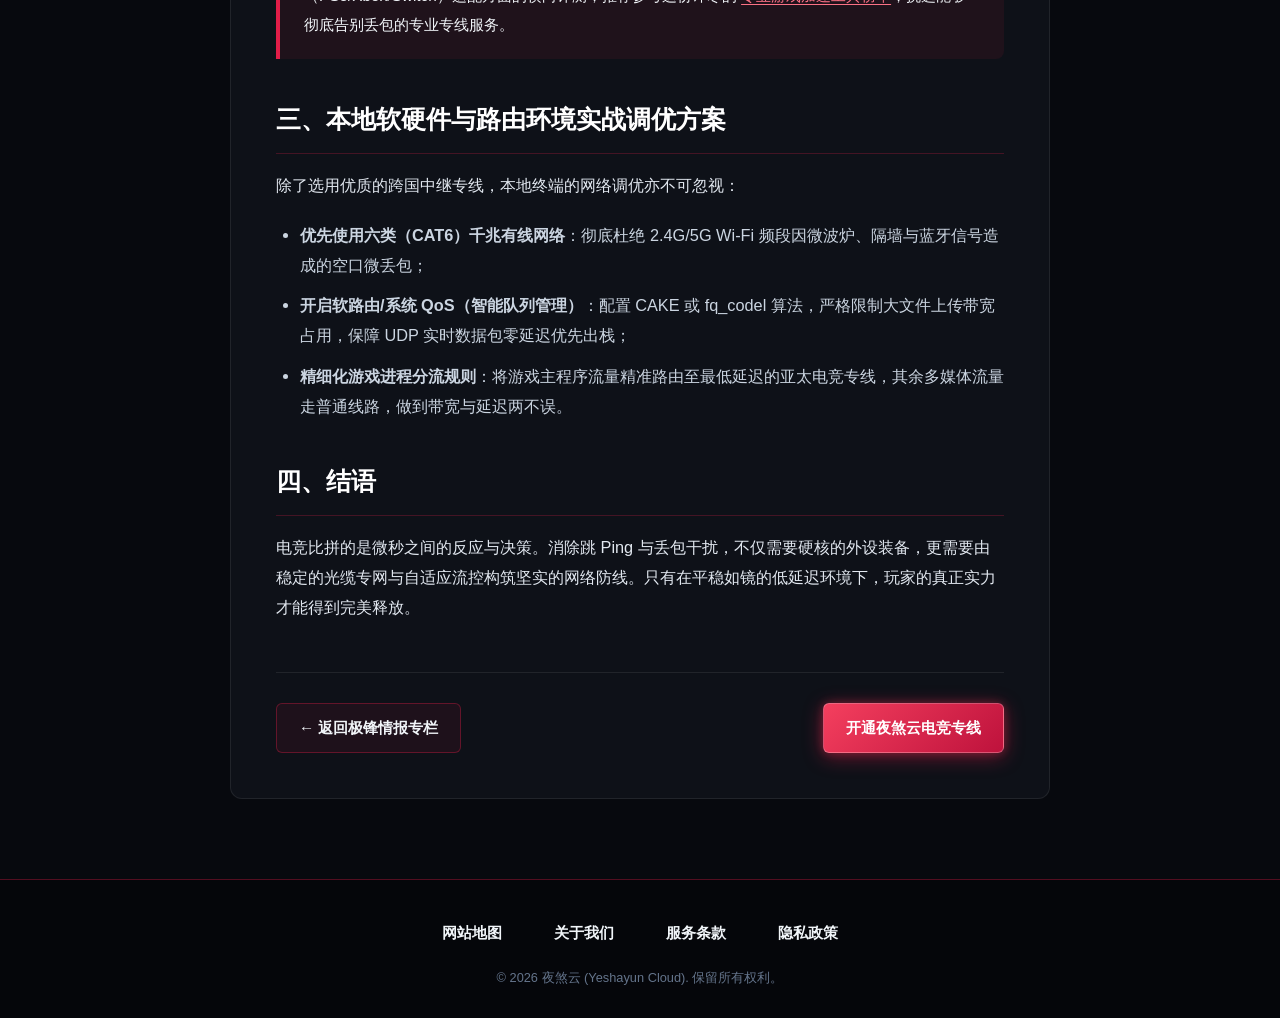
<file: gaming-packet-loss-mitigation.html>
<!DOCTYPE html>
<html lang="zh-CN">
<head>
  <meta charset="UTF-8">
  <meta name="viewport" content="width=device-width, initial-scale=1.0">
  <title>国际电竞跨服联机跳Ping成因与对策：UDP加速通道与抖动平抑机制 - 极锋情报</title>
  <meta name="description" content="深入解析海外Steam、EA、拳头游戏服务器跨服联机延迟突增与跳Ping成因。探讨基于UDP前向纠错、低抖动专线与端游中继的底层网络优化。">
  <link rel="stylesheet" href="style.css">
</head>
<body>
  <div class="blood-blade-ambient"></div>

  <!-- 头部吸顶导航 -->
  <header class="blade-header">
    <div class="container">
      <div class="header-inner">
        <a href="index.html" class="brand-logo-wrap" title="夜煞云官网">
          <svg class="brand-logo-svg" viewBox="0 0 240 56" fill="none" xmlns="http://www.w3.org/2000/svg" aria-label="夜煞云 Logo">
            <defs>
              <linearGradient id="bladeGrad" x1="0%" y1="0%" x2="100%" y2="100%">
                <stop offset="0%" stop-color="#fb7185"/>
                <stop offset="50%" stop-color="#e11d48"/>
                <stop offset="100%" stop-color="#9f1239"/>
              </linearGradient>
            </defs>
            <path d="M12 40C22 34 26 22 24 10C34 20 42 24 50 25C42 30 38 38 36 46C30 40 22 40 12 40Z" fill="url(#bladeGrad)"/>
            <text x="62" y="38" font-family="-apple-system, BlinkMacSystemFont, 'PingFang SC', sans-serif" font-size="26" font-weight="900" fill="#ffffff" letter-spacing="2">夜煞云</text>
            <rect x="156" y="20" width="62" height="18" rx="4" fill="rgba(225, 29, 72, 0.2)" stroke="#e11d48" stroke-width="1"/>
            <text x="163" y="33" font-family="-apple-system, sans-serif" font-size="10" font-weight="700" fill="#fb7185" letter-spacing="1">PRO RAID</text>
          </svg>
        </a>
        <ul class="blade-nav-menu">
          <li><a href="index.html#features" class="blade-nav-link">性能核心</a></li>
          <li><a href="index.html#streaming-ai" class="blade-nav-link">全域解锁</a></li>
          <li><a href="index.html#pricing" class="blade-nav-link">战力方案</a></li>
          <li><a href="index.html#testimonials" class="blade-nav-link">口碑见证</a></li>
          <li><a href="index.html#faq" class="blade-nav-link">技术解答</a></li>
          <li><a href="radar-intel.html" class="blade-nav-link" style="color:#fb7185; font-weight:800;">极锋情报</a></li>
        </ul>
        <div class="header-action-group">
          <a href="https://ww012.twilightaff.com/#/?code=A56DH1Af" target="_blank" rel="nofollow" class="btn btn-blood-solid">立即开通</a>
        </div>
      </div>
    </div>
  </header>

  <main class="article-reader-container">
    <header class="article-hero-header">
      <div class="intel-tag-bar">
        <span class="intel-tag">电竞低延迟</span>
        <span class="intel-date">2026-10-02</span>
      </div>
      <h1 class="article-main-title">国际电竞跨服联机跳Ping成因与对策：UDP加速通道与抖动平抑机制</h1>
      <div class="article-meta-row">
        <div class="article-author-chip">
          <span class="article-avatar">宋</span>
          <span>极锋情报硬核硬件与网络实验室</span>
        </div>
        <span>预计阅读时间：5 分钟</span>
        <span>阅读量：3,610 次</span>
      </div>
    </header>

    <article class="article-content-wrapper">
      <p>
        在进行海外战网、Steam、Valorant、Apex Legends 或 EA FC 等高对抗性跨服电竞排位时，玩家最忌惮的并非绝对延迟稍高（例如从 30ms 变为 50ms），而是在激烈交火瞬间突发的“瞬时跳 Ping（Jitter）”与丢包。游戏画面出现人物瞬移、子弹判定无效（Hitreg Failure）或直接断开房间连接。这种现象的深层原因在于实时竞技游戏基于 UDP 协议的传输特性与公网路由波动的剧烈冲突。本文将为硬核玩家深度解构电竞级网络优化的底层逻辑。
      </p>

      <h2>一、电竞游戏协议与普通网页通信的区别</h2>
      <p>
        网页浏览通常基于具有可靠重传保障的 TCP 协议，一个数据包丢失只会造成短暂停顿直到重传完成。然而，第一人称射击（FPS）与 MOBA 游戏对实时性要求极高（通常 Tickrate 高达 64Hz 或 128Hz），因此完全基于无握手、无确认应答的 UDP 协议传输位置同步数据。
      </p>
      <h3>1. UDP 的致命弱点：公网丢包即意味着数据丢失</h3>
      <p>
        UDP 数据包一旦在跨洋光缆交换机中被判定为丢包，游戏客户端便无法挽回该帧的数据同步，必须等待下一帧数据覆盖。连续丢失 3 到 5 个 UDP 数据包，便会导致玩家在服务器端视角被拉回几米之前的位置。
      </p>
      <h3>2. 缓冲膨胀（Bufferbloat）与往返延迟剧烈波动</h3>
      <p>
        家庭路由器或公网出口设备队列过深时，视频流或下载任务产生的大数据包会堵塞实时游戏小包的通道。原本 30ms 的基准延迟在游戏激战时被骤然推升至 200ms 以上，造成极具破坏性的网络抖动。
      </p>

      <h2>二、专业低延迟中继隧道的抖动平抑机制</h2>
      <p>
        要实现竞技级电竞专线加速，底层中继网络必须针对 UDP 小数据包进行专门的工程加固：
      </p>
      <h3>1. 前向纠错技术（Forward Error Correction, FEC）</h3>
      <p>
        专业中继网络在底层传输协议中注入冗余纠错矩阵。当主数据流在公网中丢失部分数据包时，接收端中继节点能够利用相邻的校验分组在内核层面零延迟重构丢失内容，而无需通过耗时的远程往返重传，从而将有效丢包率直接清零。
      </p>
      <h3>2. 独占高优先级物理专线链路</h3>
      <p>
        夜煞云等高性能加速服务通过自建 BGP 专线直达东京、首尔及新加坡等电竞服务器聚集地，避开公网高峰期普通民用宽带的拥堵汇聚层，确保每一个 UDP 游戏数据包均享受 VIP 级先到先发待遇。
      </p>

      <div class="article-callout-box">
        <p>
          电竞玩家选型建议：如果您希望对比市面上主流加速工具在亚太游戏节点 Ping 值、丢包抑制与多主机（PS5/Xbox/Switch）适配方面的横向评测，推荐参考这份详尽的 <a href="https://tizilab.net/" target="_blank">专业游戏加速工具榜单</a>，挑选能够彻底告别丢包的专业专线服务。
        </p>
      </div>

      <h2>三、本地软硬件与路由环境实战调优方案</h2>
      <p>
        除了选用优质的跨国中继专线，本地终端的网络调优亦不可忽视：
      </p>
      <ul>
        <li><strong>优先使用六类（CAT6）千兆有线网络</strong>：彻底杜绝 2.4G/5G Wi-Fi 频段因微波炉、隔墙与蓝牙信号造成的空口微丢包；</li>
        <li><strong>开启软路由/系统 QoS（智能队列管理）</strong>：配置 CAKE 或 fq_codel 算法，严格限制大文件上传带宽占用，保障 UDP 实时数据包零延迟优先出栈；</li>
        <li><strong>精细化游戏进程分流规则</strong>：将游戏主程序流量精准路由至最低延迟的亚太电竞专线，其余多媒体流量走普通线路，做到带宽与延迟两不误。</li>
      </ul>

      <h2>四、结语</h2>
      <p>
        电竞比拼的是微秒之间的反应与决策。消除跳 Ping 与丢包干扰，不仅需要硬核的外设装备，更需要由稳定的光缆专网与自适应流控构筑坚实的网络防线。只有在平稳如镜的低延迟环境下，玩家的真正实力才能得到完美释放。
      </p>

      <div class="article-bottom-actions">
        <a href="radar-intel.html" class="btn btn-blood-outline">← 返回极锋情报专栏</a>
        <a href="https://ww012.twilightaff.com/#/?code=A56DH1Af" target="_blank" rel="nofollow" class="btn btn-blood-solid">开通夜煞云电竞专线</a>
      </div>
    </article>
  </main>

  <!-- 底部页脚：仅展示指定的4个中文标题 -->
  <footer class="blade-footer">
    <div class="container">
      <ul class="footer-nav-list">
        <li><a href="sitemap.html" class="footer-nav-link">网站地图</a></li>
        <li><a href="about.html" class="footer-nav-link">关于我们</a></li>
        <li><a href="terms.html" class="footer-nav-link">服务条款</a></li>
        <li><a href="privacy.html" class="footer-nav-link">隐私政策</a></li>
      </ul>
      <p class="footer-copy">© 2026 夜煞云 (Yeshayun Cloud). 保留所有权利。</p>
    </div>
  </footer>
</body>
</html>
</file>
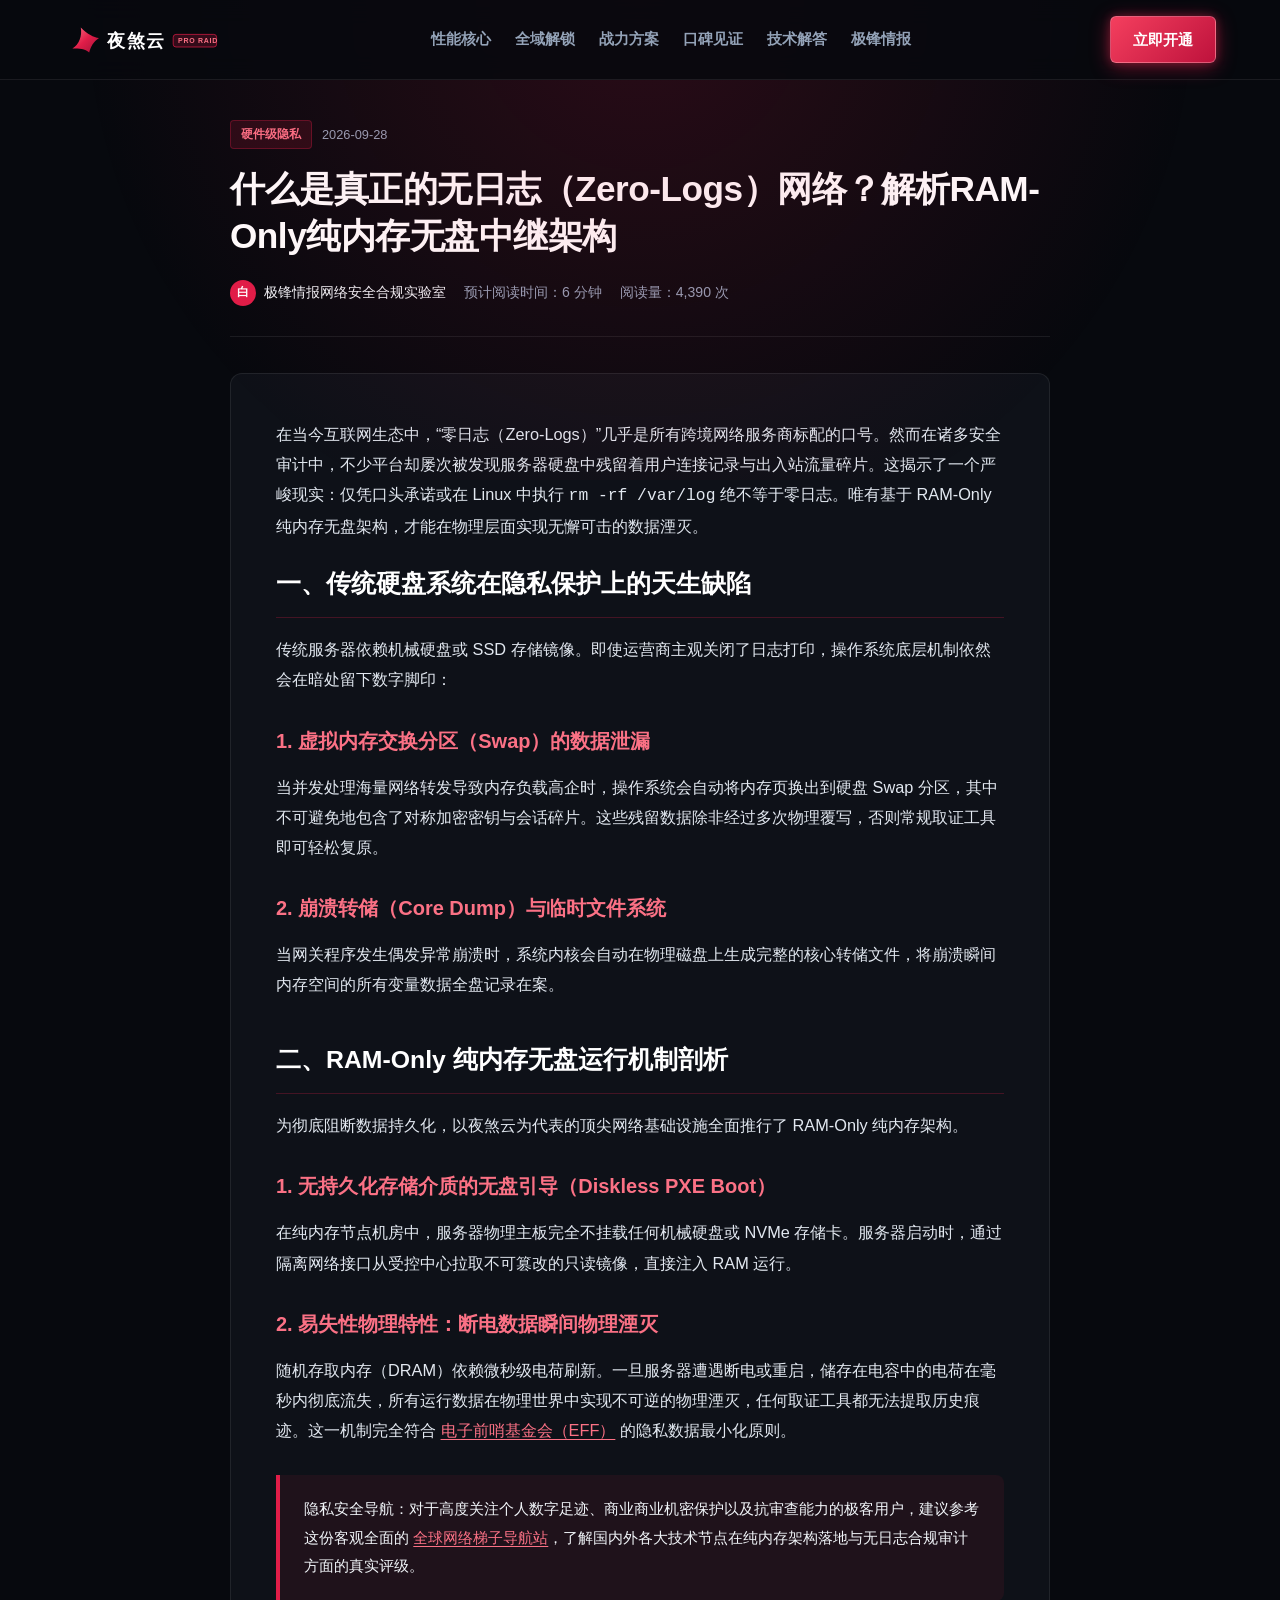
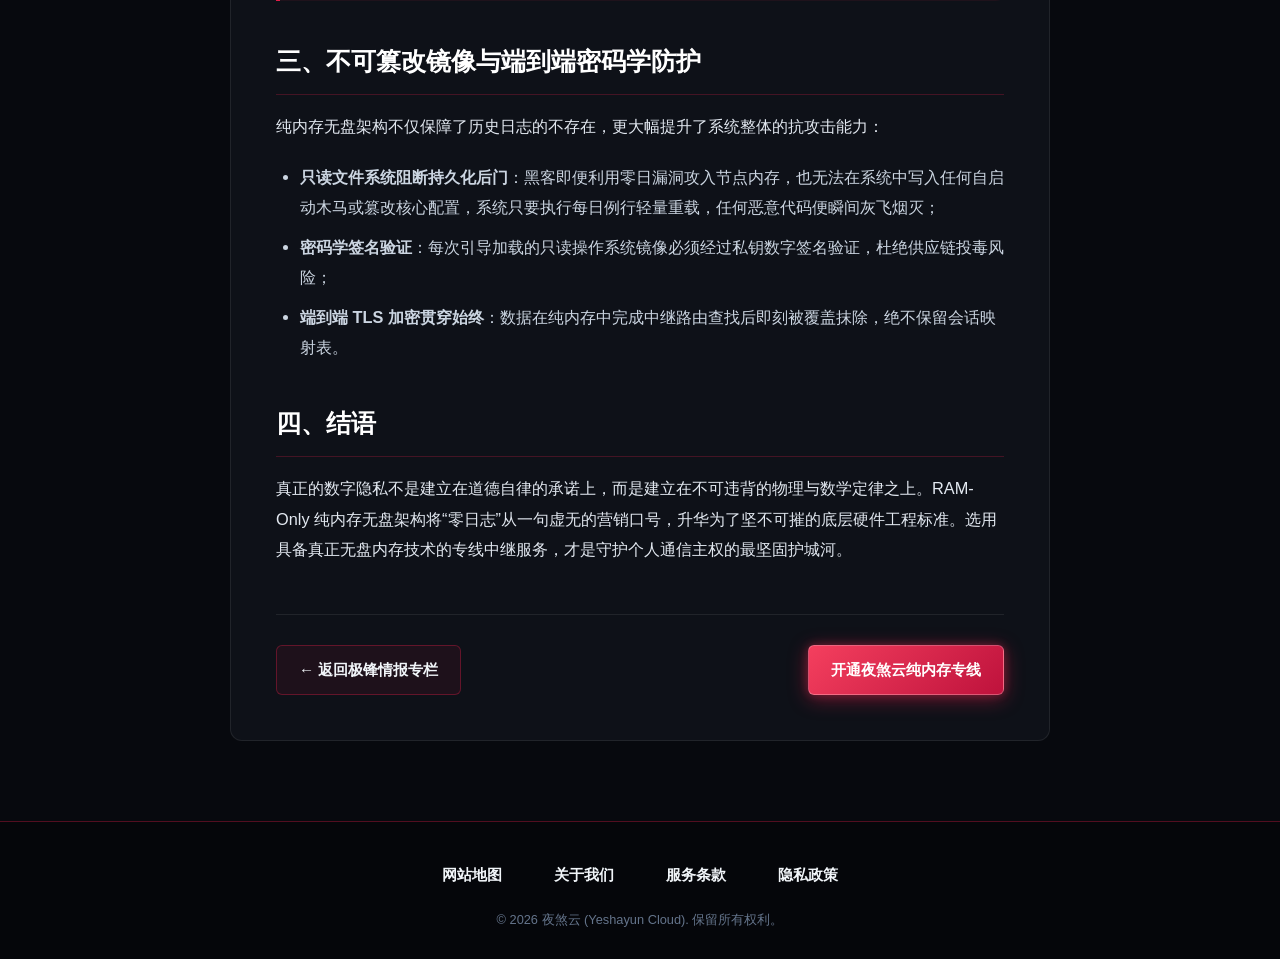
<file: memory-only-privacy-framework.html>
<!DOCTYPE html>
<html lang="zh-CN">
<head>
  <meta charset="UTF-8">
  <meta name="viewport" content="width=device-width, initial-scale=1.0">
  <title>什么是真正的无日志（Zero-Logs）网络？解析RAM-Only纯内存无盘中继架构 - 极锋情报</title>
  <meta name="description" content="深度剖析商业网络代理中所谓的无日志宣传与真实技术落地的巨大差异。解析RAM-Only纯内存易失性架构如何从物理硬件根源实现不可逆的隐私保护。">
  <link rel="stylesheet" href="style.css">
</head>
<body>
  <div class="blood-blade-ambient"></div>

  <!-- 头部吸顶导航 -->
  <header class="blade-header">
    <div class="container">
      <div class="header-inner">
        <a href="index.html" class="brand-logo-wrap" title="夜煞云官网">
          <svg class="brand-logo-svg" viewBox="0 0 240 56" fill="none" xmlns="http://www.w3.org/2000/svg" aria-label="夜煞云 Logo">
            <defs>
              <linearGradient id="bladeGrad" x1="0%" y1="0%" x2="100%" y2="100%">
                <stop offset="0%" stop-color="#fb7185"/>
                <stop offset="50%" stop-color="#e11d48"/>
                <stop offset="100%" stop-color="#9f1239"/>
              </linearGradient>
            </defs>
            <path d="M12 40C22 34 26 22 24 10C34 20 42 24 50 25C42 30 38 38 36 46C30 40 22 40 12 40Z" fill="url(#bladeGrad)"/>
            <text x="62" y="38" font-family="-apple-system, BlinkMacSystemFont, 'PingFang SC', sans-serif" font-size="26" font-weight="900" fill="#ffffff" letter-spacing="2">夜煞云</text>
            <rect x="156" y="20" width="62" height="18" rx="4" fill="rgba(225, 29, 72, 0.2)" stroke="#e11d48" stroke-width="1"/>
            <text x="163" y="33" font-family="-apple-system, sans-serif" font-size="10" font-weight="700" fill="#fb7185" letter-spacing="1">PRO RAID</text>
          </svg>
        </a>
        <ul class="blade-nav-menu">
          <li><a href="index.html#features" class="blade-nav-link">性能核心</a></li>
          <li><a href="index.html#streaming-ai" class="blade-nav-link">全域解锁</a></li>
          <li><a href="index.html#pricing" class="blade-nav-link">战力方案</a></li>
          <li><a href="index.html#testimonials" class="blade-nav-link">口碑见证</a></li>
          <li><a href="index.html#faq" class="blade-nav-link">技术解答</a></li>
          <li><a href="radar-intel.html" class="blade-nav-link" style="color:#fb7185; font-weight:800;">极锋情报</a></li>
        </ul>
        <div class="header-action-group">
          <a href="https://ww012.twilightaff.com/#/?code=A56DH1Af" target="_blank" rel="nofollow" class="btn btn-blood-solid">立即开通</a>
        </div>
      </div>
    </div>
  </header>

  <main class="article-reader-container">
    <header class="article-hero-header">
      <div class="intel-tag-bar">
        <span class="intel-tag">硬件级隐私</span>
        <span class="intel-date">2026-09-28</span>
      </div>
      <h1 class="article-main-title">什么是真正的无日志（Zero-Logs）网络？解析RAM-Only纯内存无盘中继架构</h1>
      <div class="article-meta-row">
        <div class="article-author-chip">
          <span class="article-avatar">白</span>
          <span>极锋情报网络安全合规实验室</span>
        </div>
        <span>预计阅读时间：6 分钟</span>
        <span>阅读量：4,390 次</span>
      </div>
    </header>

    <article class="article-content-wrapper">
      <p>
        在当今互联网生态中，“零日志（Zero-Logs）”几乎是所有跨境网络服务商标配的口号。然而在诸多安全审计中，不少平台却屡次被发现服务器硬盘中残留着用户连接记录与出入站流量碎片。这揭示了一个严峻现实：仅凭口头承诺或在 Linux 中执行 <code>rm -rf /var/log</code> 绝不等于零日志。唯有基于 RAM-Only 纯内存无盘架构，才能在物理层面实现无懈可击的数据湮灭。
      </p>

      <h2>一、传统硬盘系统在隐私保护上的天生缺陷</h2>
      <p>
        传统服务器依赖机械硬盘或 SSD 存储镜像。即使运营商主观关闭了日志打印，操作系统底层机制依然会在暗处留下数字脚印：
      </p>
      <h3>1. 虚拟内存交换分区（Swap）的数据泄漏</h3>
      <p>
        当并发处理海量网络转发导致内存负载高企时，操作系统会自动将内存页换出到硬盘 Swap 分区，其中不可避免地包含了对称加密密钥与会话碎片。这些残留数据除非经过多次物理覆写，否则常规取证工具即可轻松复原。
      </p>
      <h3>2. 崩溃转储（Core Dump）与临时文件系统</h3>
      <p>
        当网关程序发生偶发异常崩溃时，系统内核会自动在物理磁盘上生成完整的核心转储文件，将崩溃瞬间内存空间的所有变量数据全盘记录在案。
      </p>

      <h2>二、RAM-Only 纯内存无盘运行机制剖析</h2>
      <p>
        为彻底阻断数据持久化，以夜煞云为代表的顶尖网络基础设施全面推行了 RAM-Only 纯内存架构。
      </p>
      <h3>1. 无持久化存储介质的无盘引导（Diskless PXE Boot）</h3>
      <p>
        在纯内存节点机房中，服务器物理主板完全不挂载任何机械硬盘或 NVMe 存储卡。服务器启动时，通过隔离网络接口从受控中心拉取不可篡改的只读镜像，直接注入 RAM 运行。
      </p>
      <h3>2. 易失性物理特性：断电数据瞬间物理湮灭</h3>
      <p>
        随机存取内存（DRAM）依赖微秒级电荷刷新。一旦服务器遭遇断电或重启，储存在电容中的电荷在毫秒内彻底流失，所有运行数据在物理世界中实现不可逆的物理湮灭，任何取证工具都无法提取历史痕迹。这一机制完全符合 <a href="https://www.eff.org/" target="_blank">电子前哨基金会（EFF）</a> 的隐私数据最小化原则。
      </p>

      <div class="article-callout-box">
        <p>
          隐私安全导航：对于高度关注个人数字足迹、商业商业机密保护以及抗审查能力的极客用户，建议参考这份客观全面的 <a href="https://tizilab.net/" target="_blank">全球网络梯子导航站</a>，了解国内外各大技术节点在纯内存架构落地与无日志合规审计方面的真实评级。
        </p>
      </div>

      <h2>三、不可篡改镜像与端到端密码学防护</h2>
      <p>
        纯内存无盘架构不仅保障了历史日志的不存在，更大幅提升了系统整体的抗攻击能力：
      </p>
      <ul>
        <li><strong>只读文件系统阻断持久化后门</strong>：黑客即便利用零日漏洞攻入节点内存，也无法在系统中写入任何自启动木马或篡改核心配置，系统只要执行每日例行轻量重载，任何恶意代码便瞬间灰飞烟灭；</li>
        <li><strong>密码学签名验证</strong>：每次引导加载的只读操作系统镜像必须经过私钥数字签名验证，杜绝供应链投毒风险；</li>
        <li><strong>端到端 TLS 加密贯穿始终</strong>：数据在纯内存中完成中继路由查找后即刻被覆盖抹除，绝不保留会话映射表。</li>
      </ul>

      <h2>四、结语</h2>
      <p>
        真正的数字隐私不是建立在道德自律的承诺上，而是建立在不可违背的物理与数学定律之上。RAM-Only 纯内存无盘架构将“零日志”从一句虚无的营销口号，升华为了坚不可摧的底层硬件工程标准。选用具备真正无盘内存技术的专线中继服务，才是守护个人通信主权的最坚固护城河。
      </p>

      <div class="article-bottom-actions">
        <a href="radar-intel.html" class="btn btn-blood-outline">← 返回极锋情报专栏</a>
        <a href="https://ww012.twilightaff.com/#/?code=A56DH1Af" target="_blank" rel="nofollow" class="btn btn-blood-solid">开通夜煞云纯内存专线</a>
      </div>
    </article>
  </main>

  <!-- 底部页脚：仅展示指定的4个中文标题 -->
  <footer class="blade-footer">
    <div class="container">
      <ul class="footer-nav-list">
        <li><a href="sitemap.html" class="footer-nav-link">网站地图</a></li>
        <li><a href="about.html" class="footer-nav-link">关于我们</a></li>
        <li><a href="terms.html" class="footer-nav-link">服务条款</a></li>
        <li><a href="privacy.html" class="footer-nav-link">隐私政策</a></li>
      </ul>
      <p class="footer-copy">© 2026 夜煞云 (Yeshayun Cloud). 保留所有权利。</p>
    </div>
  </footer>
</body>
</html>
</file>
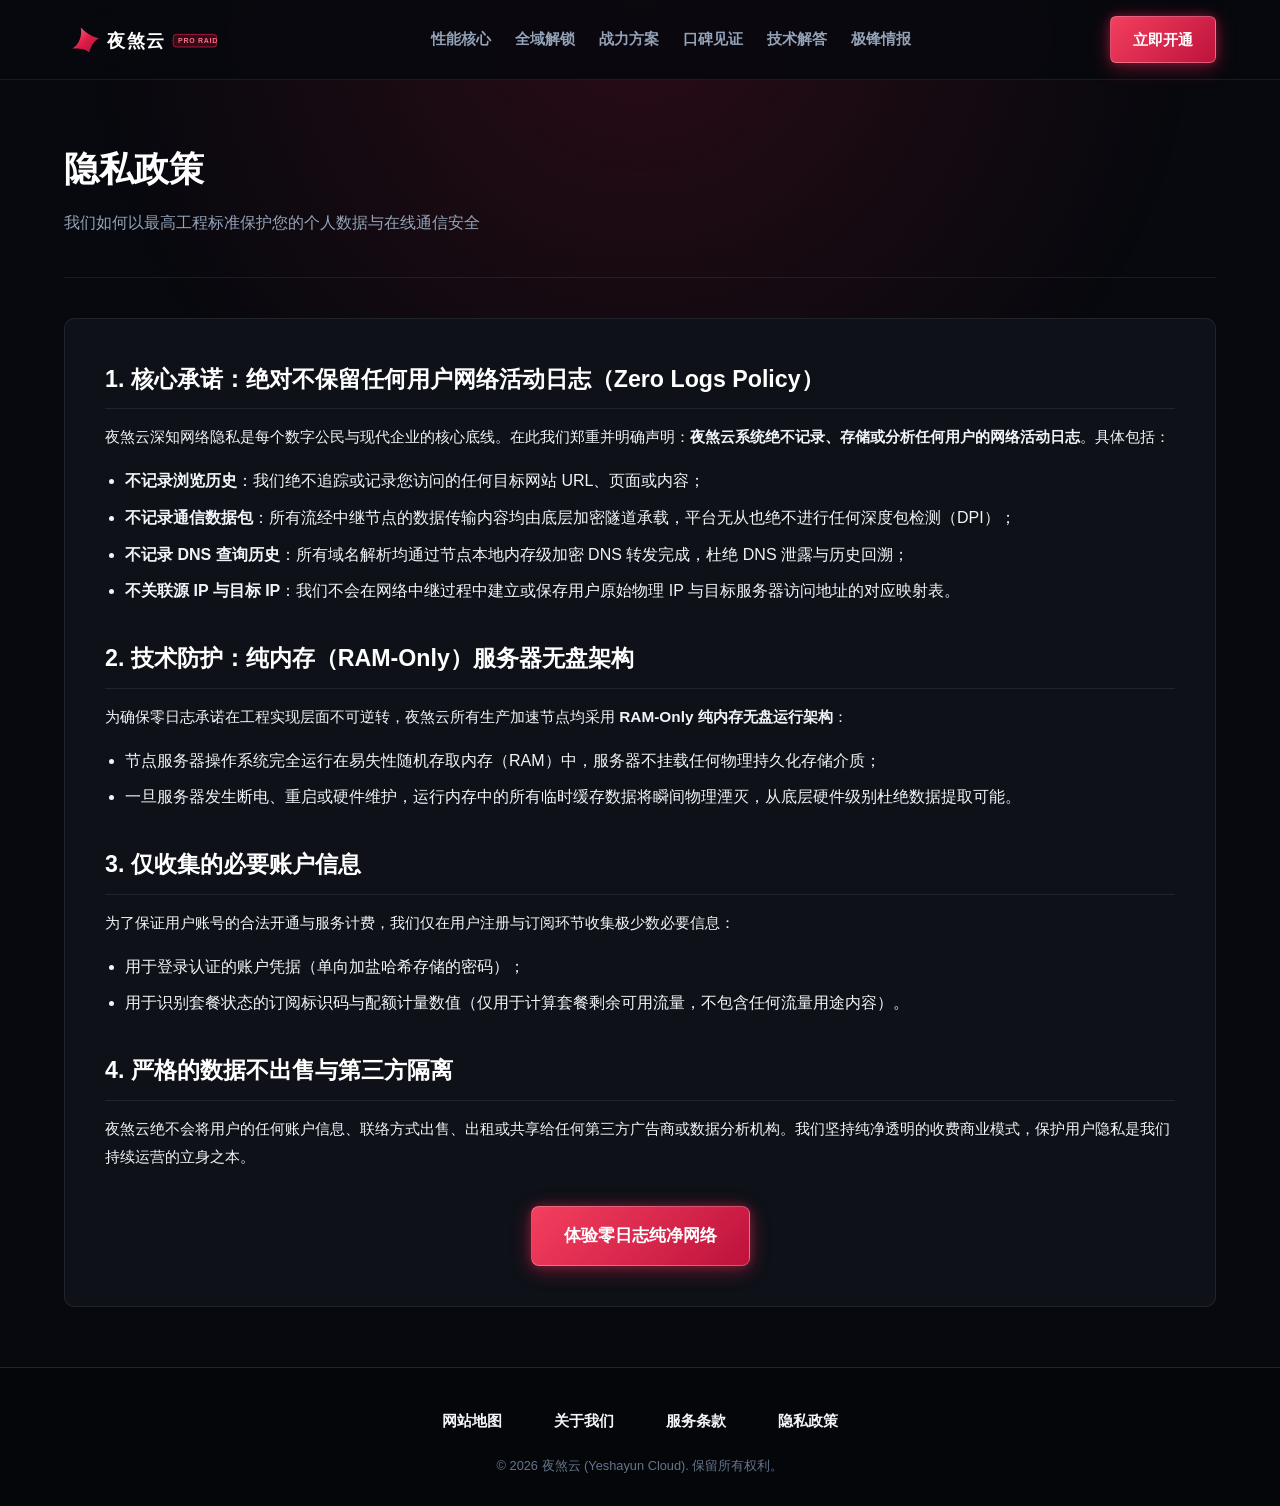
<file: privacy.html>
<!DOCTYPE html>
<html lang="zh-CN">
<head>
  <meta charset="UTF-8">
  <meta name="viewport" content="width=device-width, initial-scale=1.0">
  <title>隐私政策 - 夜煞云官方主站</title>
  <meta name="description" content="夜煞云隐私保护承诺：全面践行 RAM-Only 纯内存无盘架构，绝不保留任何用户网络活动日志。">
  <link rel="stylesheet" href="style.css">
</head>
<body>
  <div class="blood-blade-ambient"></div>

  <!-- 头部导航 -->
  <header class="blade-header">
    <div class="container">
      <div class="header-inner">
        <a href="index.html" class="brand-logo-wrap" title="夜煞云官网">
          <svg class="brand-logo-svg" viewBox="0 0 240 56" fill="none" xmlns="http://www.w3.org/2000/svg">
            <defs>
              <linearGradient id="bladeGrad" x1="0%" y1="0%" x2="100%" y2="100%">
                <stop offset="0%" stop-color="#fb7185"/>
                <stop offset="50%" stop-color="#e11d48"/>
                <stop offset="100%" stop-color="#9f1239"/>
              </linearGradient>
            </defs>
            <path d="M12 40C22 34 26 22 24 10C34 20 42 24 50 25C42 30 38 38 36 46C30 40 22 40 12 40Z" fill="url(#bladeGrad)"/>
            <text x="62" y="38" font-family="-apple-system, BlinkMacSystemFont, 'PingFang SC', sans-serif" font-size="26" font-weight="900" fill="#ffffff" letter-spacing="2">夜煞云</text>
            <rect x="156" y="20" width="62" height="18" rx="4" fill="rgba(225, 29, 72, 0.2)" stroke="#e11d48" stroke-width="1"/>
            <text x="163" y="33" font-family="-apple-system, sans-serif" font-size="10" font-weight="700" fill="#fb7185" letter-spacing="1">PRO RAID</text>
          </svg>
        </a>
        <ul class="blade-nav-menu">
          <li><a href="index.html#features" class="blade-nav-link">性能核心</a></li>
          <li><a href="index.html#streaming-ai" class="blade-nav-link">全域解锁</a></li>
          <li><a href="index.html#pricing" class="blade-nav-link">战力方案</a></li>
          <li><a href="index.html#testimonials" class="blade-nav-link">口碑见证</a></li>
          <li><a href="index.html#faq" class="blade-nav-link">技术解答</a></li>
          <li><a href="radar-intel.html" class="blade-nav-link">极锋情报</a></li>
        </ul>
        <div class="header-action-group">
          <a href="https://ww012.twilightaff.com/#/?code=A56DH1Af" target="_blank" rel="nofollow" class="btn btn-blood-solid">立即开通</a>
        </div>
      </div>
    </div>
  </header>

  <main class="container">
    <section class="subpage-hero">
      <h1 class="subpage-title">隐私政策</h1>
      <p class="subpage-subtitle">我们如何以最高工程标准保护您的个人数据与在线通信安全</p>
    </section>

    <article class="subpage-content">
      <h2>1. 核心承诺：绝对不保留任何用户网络活动日志（Zero Logs Policy）</h2>
      <p>夜煞云深知网络隐私是每个数字公民与现代企业的核心底线。在此我们郑重并明确声明：<strong>夜煞云系统绝不记录、存储或分析任何用户的网络活动日志</strong>。具体包括：</p>
      <ul>
        <li><strong>不记录浏览历史</strong>：我们绝不追踪或记录您访问的任何目标网站 URL、页面或内容；</li>
        <li><strong>不记录通信数据包</strong>：所有流经中继节点的数据传输内容均由底层加密隧道承载，平台无从也绝不进行任何深度包检测（DPI）；</li>
        <li><strong>不记录 DNS 查询历史</strong>：所有域名解析均通过节点本地内存级加密 DNS 转发完成，杜绝 DNS 泄露与历史回溯；</li>
        <li><strong>不关联源 IP 与目标 IP</strong>：我们不会在网络中继过程中建立或保存用户原始物理 IP 与目标服务器访问地址的对应映射表。</li>
      </ul>

      <h2>2. 技术防护：纯内存（RAM-Only）服务器无盘架构</h2>
      <p>为确保零日志承诺在工程实现层面不可逆转，夜煞云所有生产加速节点均采用 <strong>RAM-Only 纯内存无盘运行架构</strong>：</p>
      <ul>
        <li>节点服务器操作系统完全运行在易失性随机存取内存（RAM）中，服务器不挂载任何物理持久化存储介质；</li>
        <li>一旦服务器发生断电、重启或硬件维护，运行内存中的所有临时缓存数据将瞬间物理湮灭，从底层硬件级别杜绝数据提取可能。</li>
      </ul>

      <h2>3. 仅收集的必要账户信息</h2>
      <p>为了保证用户账号的合法开通与服务计费，我们仅在用户注册与订阅环节收集极少数必要信息：</p>
      <ul>
        <li>用于登录认证的账户凭据（单向加盐哈希存储的密码）；</li>
        <li>用于识别套餐状态的订阅标识码与配额计量数值（仅用于计算套餐剩余可用流量，不包含任何流量用途内容）。</li>
      </ul>

      <h2>4. 严格的数据不出售与第三方隔离</h2>
      <p>夜煞云绝不会将用户的任何账户信息、联络方式出售、出租或共享给任何第三方广告商或数据分析机构。我们坚持纯净透明的收费商业模式，保护用户隐私是我们持续运营的立身之本。</p>

      <div style="margin-top: 36px; text-align: center;">
        <a href="https://ww012.twilightaff.com/#/?code=A56DH1Af" target="_blank" rel="nofollow" class="btn btn-blood-solid btn-lg">体验零日志纯净网络</a>
      </div>
    </article>
  </main>

  <footer class="blade-footer">
    <div class="container">
      <ul class="footer-nav-list">
        <li><a href="sitemap.html" class="footer-nav-link">网站地图</a></li>
        <li><a href="about.html" class="footer-nav-link">关于我们</a></li>
        <li><a href="terms.html" class="footer-nav-link">服务条款</a></li>
        <li><a href="privacy.html" class="footer-nav-link">隐私政策</a></li>
      </ul>
      <p class="footer-copy">© 2026 夜煞云 (Yeshayun Cloud). 保留所有权利。</p>
    </div>
  </footer>
</body>
</html>
</file>
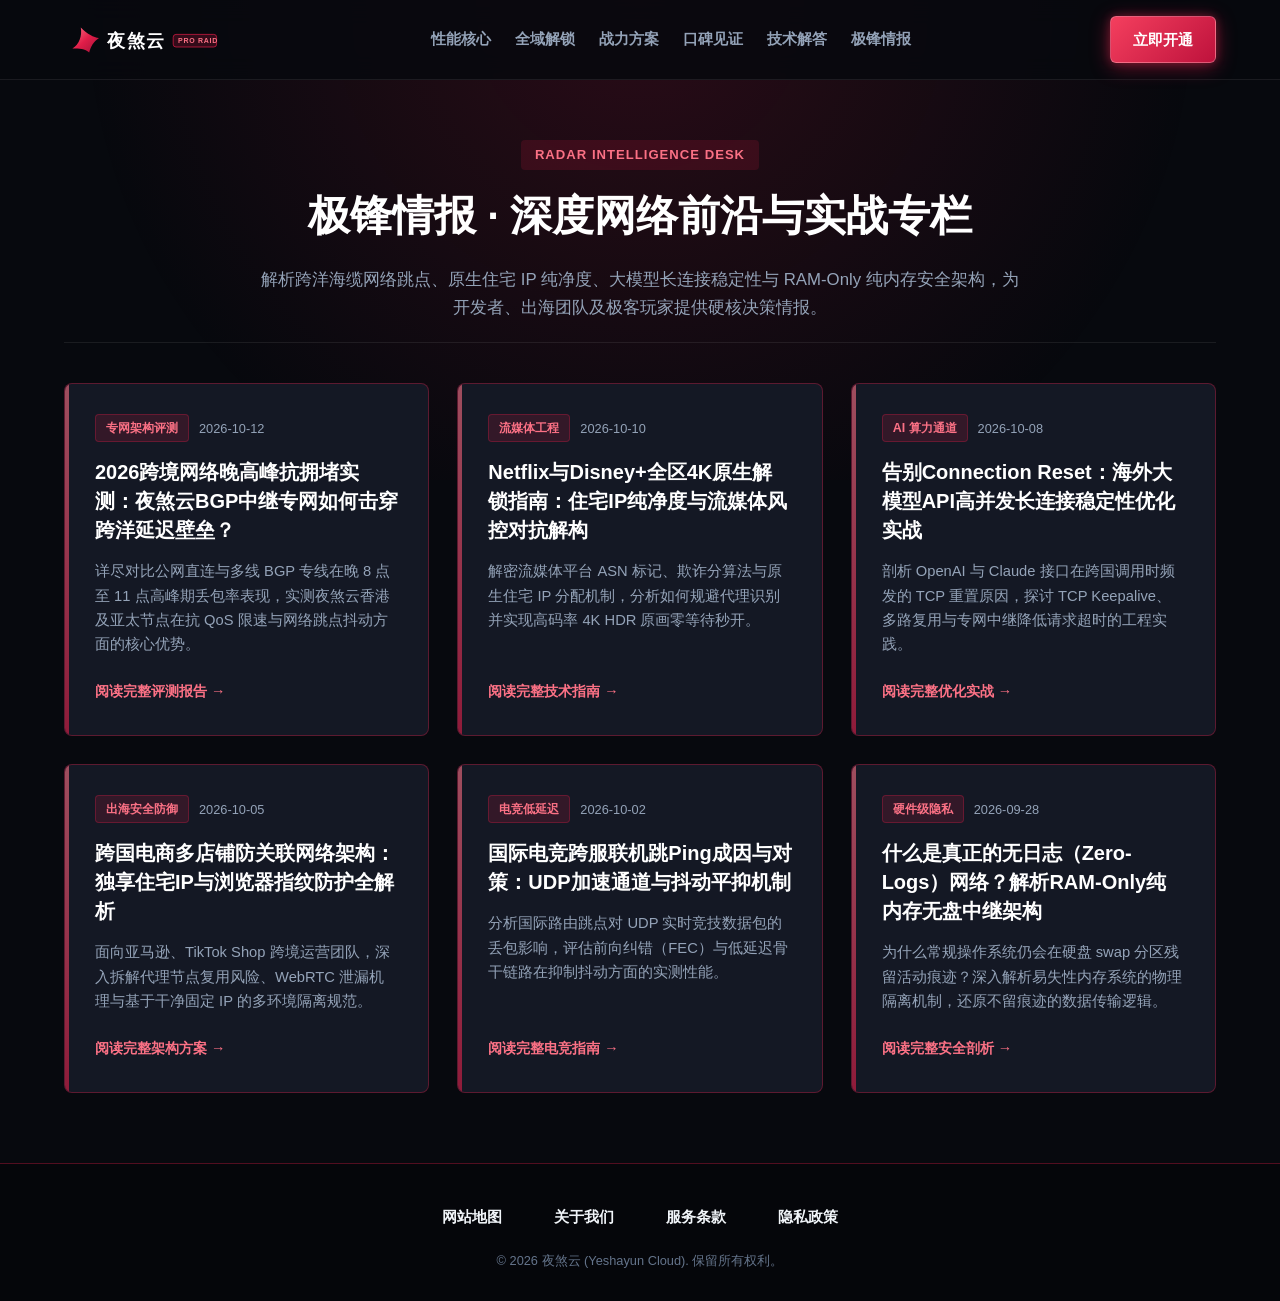
<file: radar-intel.html>
<!DOCTYPE html>
<html lang="zh-CN">
<head>
  <meta charset="UTF-8">
  <meta name="viewport" content="width=device-width, initial-scale=1.0">
  <title>极锋情报 · 跨境网络专线技术与加速评测专栏 - 夜煞云</title>
  <meta name="description" content="夜煞云极锋情报专栏，汇聚国际专线架构解析、流媒体原生解锁、大模型API长连接稳定性、跨国电商独立住宅IP防关联及零日志纯内存安全测评。">
  <link rel="stylesheet" href="style.css">
</head>
<body>
  <div class="blood-blade-ambient"></div>

  <!-- 头部吸顶导航 -->
  <header class="blade-header">
    <div class="container">
      <div class="header-inner">
        <a href="index.html" class="brand-logo-wrap" title="夜煞云官网">
          <svg class="brand-logo-svg" viewBox="0 0 240 56" fill="none" xmlns="http://www.w3.org/2000/svg" aria-label="夜煞云 Logo">
            <defs>
              <linearGradient id="bladeGrad" x1="0%" y1="0%" x2="100%" y2="100%">
                <stop offset="0%" stop-color="#fb7185"/>
                <stop offset="50%" stop-color="#e11d48"/>
                <stop offset="100%" stop-color="#9f1239"/>
              </linearGradient>
            </defs>
            <path d="M12 40C22 34 26 22 24 10C34 20 42 24 50 25C42 30 38 38 36 46C30 40 22 40 12 40Z" fill="url(#bladeGrad)"/>
            <text x="62" y="38" font-family="-apple-system, BlinkMacSystemFont, 'PingFang SC', sans-serif" font-size="26" font-weight="900" fill="#ffffff" letter-spacing="2">夜煞云</text>
            <rect x="156" y="20" width="62" height="18" rx="4" fill="rgba(225, 29, 72, 0.2)" stroke="#e11d48" stroke-width="1"/>
            <text x="163" y="33" font-family="-apple-system, sans-serif" font-size="10" font-weight="700" fill="#fb7185" letter-spacing="1">PRO RAID</text>
          </svg>
        </a>
        <ul class="blade-nav-menu">
          <li><a href="index.html#features" class="blade-nav-link">性能核心</a></li>
          <li><a href="index.html#streaming-ai" class="blade-nav-link">全域解锁</a></li>
          <li><a href="index.html#pricing" class="blade-nav-link">战力方案</a></li>
          <li><a href="index.html#testimonials" class="blade-nav-link">口碑见证</a></li>
          <li><a href="index.html#faq" class="blade-nav-link">技术解答</a></li>
          <li><a href="radar-intel.html" class="blade-nav-link" style="color:#fb7185; font-weight:800;">极锋情报</a></li>
        </ul>
        <div class="header-action-group">
          <a href="https://ww012.twilightaff.com/#/?code=A56DH1Af" target="_blank" rel="nofollow" class="btn btn-blood-solid">立即开通</a>
        </div>
      </div>
    </div>
  </header>

  <main class="container">
    <section class="subpage-hero" style="text-align: center; padding: 60px 0 20px;">
      <span class="section-label" style="display:inline-block; margin-bottom:12px; background:rgba(225,29,72,0.15); color:#fb7185; padding:4px 14px; border-radius:4px; font-weight:700; font-size:0.82rem;">RADAR INTELLIGENCE DESK</span>
      <h1 class="subpage-title" style="font-size: 2.6rem; margin-bottom: 16px;">极锋情报 · 深度网络前沿与实战专栏</h1>
      <p class="subpage-subtitle" style="max-width: 760px; margin: 0 auto; color: var(--silver-muted); font-size: 1.05rem;">
        解析跨洋海缆网络跳点、原生住宅 IP 纯净度、大模型长连接稳定性与 RAM-Only 纯内存安全架构，为开发者、出海团队及极客玩家提供硬核决策情报。
      </p>
    </section>

    <!-- 6 篇精选深度文章矩阵 -->
    <div class="intel-archive-grid">
      <!-- 1: 品牌与性能深度实测 -->
      <article class="intel-entry-card">
        <div>
          <div class="intel-tag-bar">
            <span class="intel-tag">专网架构评测</span>
            <span class="intel-date">2026-10-12</span>
          </div>
          <h2 class="intel-entry-title">
            <a href="zero-latency-infrastructure.html">2026跨境网络晚高峰抗拥堵实测：夜煞云BGP中继专网如何击穿跨洋延迟壁垒？</a>
          </h2>
          <p class="intel-entry-desc">
            详尽对比公网直连与多线 BGP 专线在晚 8 点至 11 点高峰期丢包率表现，实测夜煞云香港及亚太节点在抗 QoS 限速与网络跳点抖动方面的核心优势。
          </p>
        </div>
        <div>
          <a href="zero-latency-infrastructure.html" class="intel-read-link">阅读完整评测报告 →</a>
        </div>
      </article>

      <!-- 2: 流媒体解锁 -->
      <article class="intel-entry-card">
        <div>
          <div class="intel-tag-bar">
            <span class="intel-tag">流媒体工程</span>
            <span class="intel-date">2026-10-10</span>
          </div>
          <h2 class="intel-entry-title">
            <a href="streaming-unlock-handbook.html">Netflix与Disney+全区4K原生解锁指南：住宅IP纯净度与流媒体风控对抗解构</a>
          </h2>
          <p class="intel-entry-desc">
            解密流媒体平台 ASN 标记、欺诈分算法与原生住宅 IP 分配机制，分析如何规避代理识别并实现高码率 4K HDR 原画零等待秒开。
          </p>
        </div>
        <div>
          <a href="streaming-unlock-handbook.html" class="intel-read-link">阅读完整技术指南 →</a>
        </div>
      </article>

      <!-- 3: 开发者 API -->
      <article class="intel-entry-card">
        <div>
          <div class="intel-tag-bar">
            <span class="intel-tag">AI 算力通道</span>
            <span class="intel-date">2026-10-08</span>
          </div>
          <h2 class="intel-entry-title">
            <a href="developer-api-connectivity.html">告别Connection Reset：海外大模型API高并发长连接稳定性优化实战</a>
          </h2>
          <p class="intel-entry-desc">
            剖析 OpenAI 与 Claude 接口在跨国调用时频发的 TCP 重置原因，探讨 TCP Keepalive、多路复用与专网中继降低请求超时的工程实践。
          </p>
        </div>
        <div>
          <a href="developer-api-connectivity.html" class="intel-read-link">阅读完整优化实战 →</a>
        </div>
      </article>

      <!-- 4: 跨境电商 -->
      <article class="intel-entry-card">
        <div>
          <div class="intel-tag-bar">
            <span class="intel-tag">出海安全防御</span>
            <span class="intel-date">2026-10-05</span>
          </div>
          <h2 class="intel-entry-title">
            <a href="cross-border-network-security.html">跨国电商多店铺防关联网络架构：独享住宅IP与浏览器指纹防护全解析</a>
          </h2>
          <p class="intel-entry-desc">
            面向亚马逊、TikTok Shop 跨境运营团队，深入拆解代理节点复用风险、WebRTC 泄漏机理与基于干净固定 IP 的多环境隔离规范。
          </p>
        </div>
        <div>
          <a href="cross-border-network-security.html" class="intel-read-link">阅读完整架构方案 →</a>
        </div>
      </article>

      <!-- 5: 游戏加速 -->
      <article class="intel-entry-card">
        <div>
          <div class="intel-tag-bar">
            <span class="intel-tag">电竞低延迟</span>
            <span class="intel-date">2026-10-02</span>
          </div>
          <h2 class="intel-entry-title">
            <a href="gaming-packet-loss-mitigation.html">国际电竞跨服联机跳Ping成因与对策：UDP加速通道与抖动平抑机制</a>
          </h2>
          <p class="intel-entry-desc">
            分析国际路由跳点对 UDP 实时竞技数据包的丢包影响，评估前向纠错（FEC）与低延迟骨干链路在抑制抖动方面的实测性能。
          </p>
        </div>
        <div>
          <a href="gaming-packet-loss-mitigation.html" class="intel-read-link">阅读完整电竞指南 →</a>
        </div>
      </article>

      <!-- 6: 纯内存隐私 -->
      <article class="intel-entry-card">
        <div>
          <div class="intel-tag-bar">
            <span class="intel-tag">硬件级隐私</span>
            <span class="intel-date">2026-09-28</span>
          </div>
          <h2 class="intel-entry-title">
            <a href="memory-only-privacy-framework.html">什么是真正的无日志（Zero-Logs）网络？解析RAM-Only纯内存无盘中继架构</a>
          </h2>
          <p class="intel-entry-desc">
            为什么常规操作系统仍会在硬盘 swap 分区残留活动痕迹？深入解析易失性内存系统的物理隔离机制，还原不留痕迹的数据传输逻辑。
          </p>
        </div>
        <div>
          <a href="memory-only-privacy-framework.html" class="intel-read-link">阅读完整安全剖析 →</a>
        </div>
      </article>
    </div>
  </main>

  <!-- 底部页脚：仅展示指定的4个中文标题 -->
  <footer class="blade-footer">
    <div class="container">
      <ul class="footer-nav-list">
        <li><a href="sitemap.html" class="footer-nav-link">网站地图</a></li>
        <li><a href="about.html" class="footer-nav-link">关于我们</a></li>
        <li><a href="terms.html" class="footer-nav-link">服务条款</a></li>
        <li><a href="privacy.html" class="footer-nav-link">隐私政策</a></li>
      </ul>
      <p class="footer-copy">© 2026 夜煞云 (Yeshayun Cloud). 保留所有权利。</p>
    </div>
  </footer>
</body>
</html>
</file>
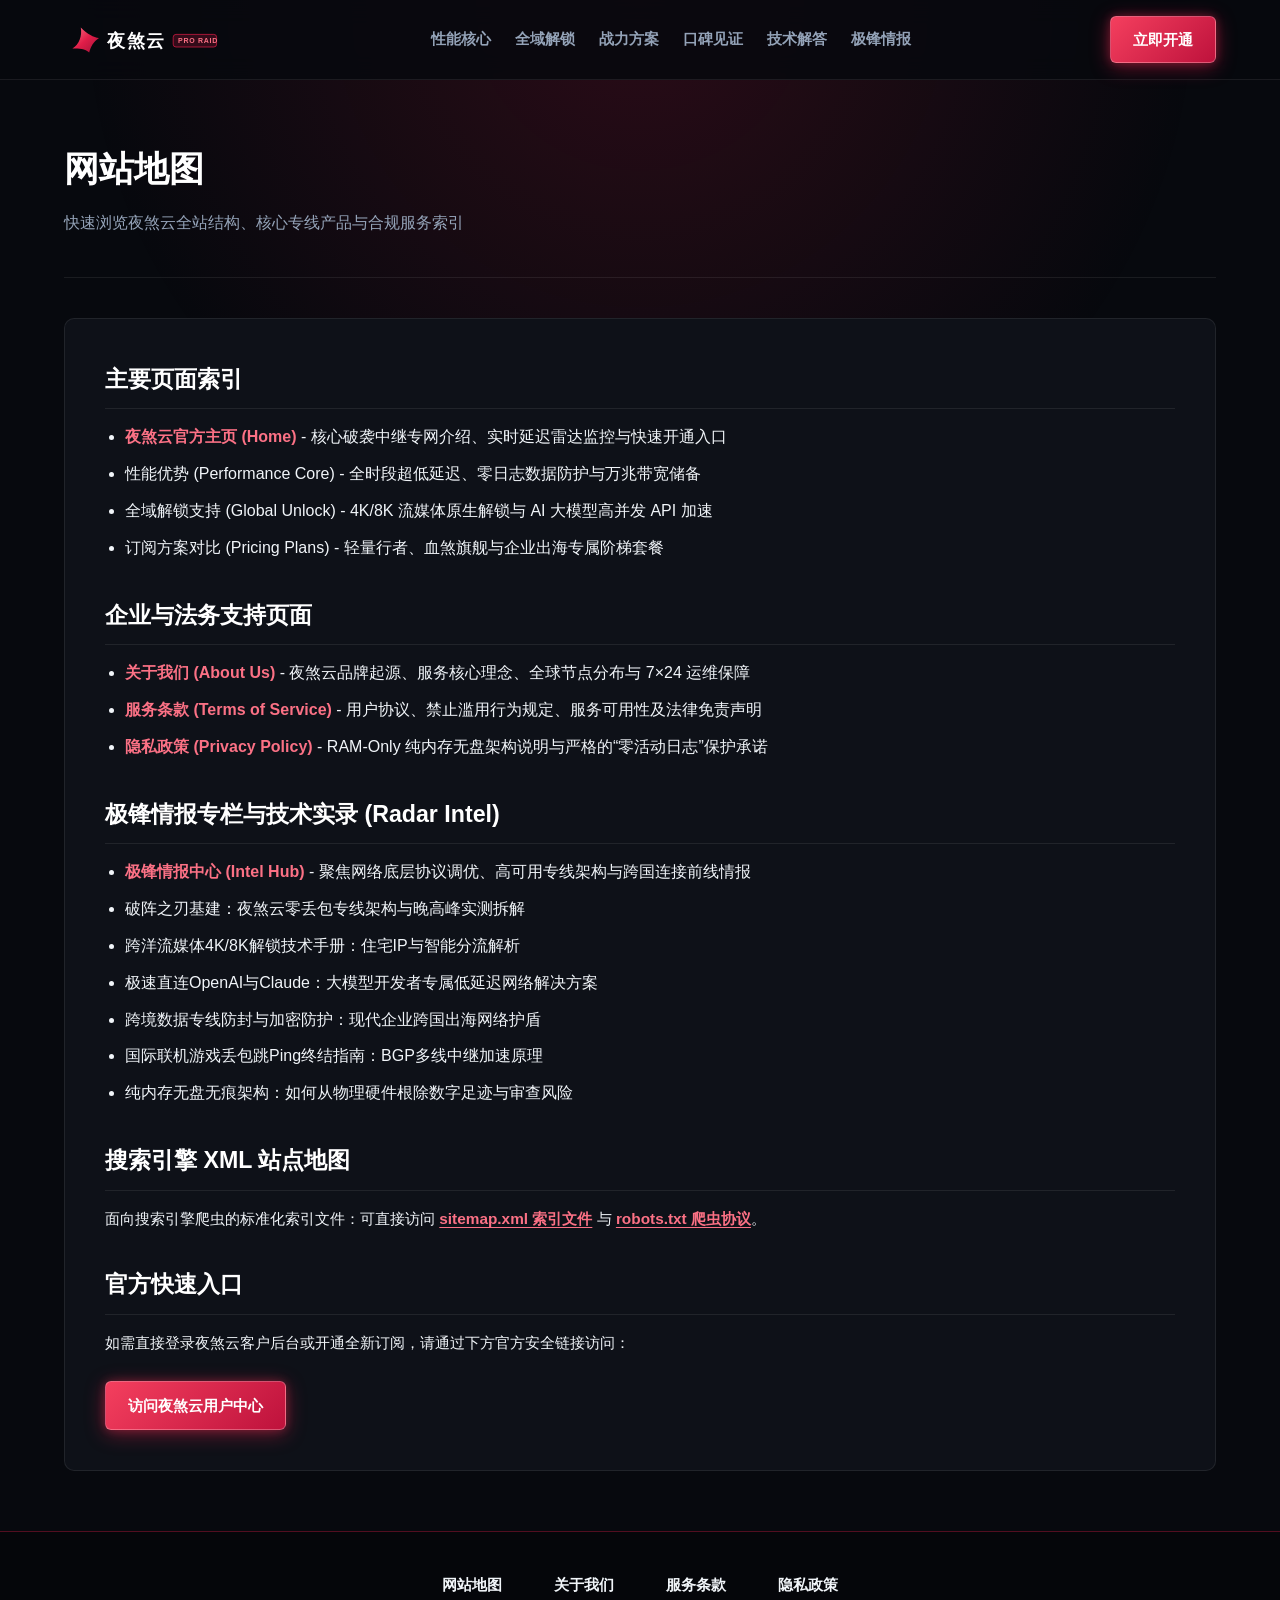
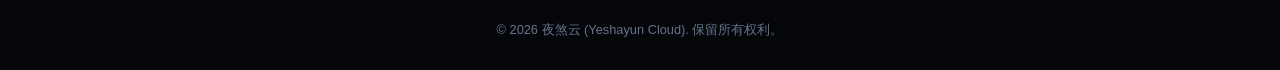
<file: sitemap.html>
<!DOCTYPE html>
<html lang="zh-CN">
<head>
  <meta charset="UTF-8">
  <meta name="viewport" content="width=device-width, initial-scale=1.0">
  <title>网站地图 - 夜煞云官方主站</title>
  <meta name="description" content="夜煞云官方站点地图：全站主要页面、功能模块与法律隐私声明快捷索引。">
  <link rel="canonical" href="https://yeshayuncloud.lol/sitemap.html">
  <link rel="stylesheet" href="style.css">
</head>
<body>
  <div class="blood-blade-ambient"></div>

  <!-- 头部导航 -->
  <header class="blade-header">
    <div class="container">
      <div class="header-inner">
        <a href="index.html" class="brand-logo-wrap" title="夜煞云官网">
          <svg class="brand-logo-svg" viewBox="0 0 240 56" fill="none" xmlns="http://www.w3.org/2000/svg">
            <defs>
              <linearGradient id="bladeGrad" x1="0%" y1="0%" x2="100%" y2="100%">
                <stop offset="0%" stop-color="#fb7185"/>
                <stop offset="50%" stop-color="#e11d48"/>
                <stop offset="100%" stop-color="#9f1239"/>
              </linearGradient>
            </defs>
            <path d="M12 40C22 34 26 22 24 10C34 20 42 24 50 25C42 30 38 38 36 46C30 40 22 40 12 40Z" fill="url(#bladeGrad)"/>
            <text x="62" y="38" font-family="-apple-system, BlinkMacSystemFont, 'PingFang SC', sans-serif" font-size="26" font-weight="900" fill="#ffffff" letter-spacing="2">夜煞云</text>
            <rect x="156" y="20" width="62" height="18" rx="4" fill="rgba(225, 29, 72, 0.2)" stroke="#e11d48" stroke-width="1"/>
            <text x="163" y="33" font-family="-apple-system, sans-serif" font-size="10" font-weight="700" fill="#fb7185" letter-spacing="1">PRO RAID</text>
          </svg>
        </a>
        <ul class="blade-nav-menu">
          <li><a href="index.html#features" class="blade-nav-link">性能核心</a></li>
          <li><a href="index.html#streaming-ai" class="blade-nav-link">全域解锁</a></li>
          <li><a href="index.html#pricing" class="blade-nav-link">战力方案</a></li>
          <li><a href="index.html#testimonials" class="blade-nav-link">口碑见证</a></li>
          <li><a href="index.html#faq" class="blade-nav-link">技术解答</a></li>
          <li><a href="radar-intel.html" class="blade-nav-link">极锋情报</a></li>
        </ul>
        <div class="header-action-group">
          <a href="https://ww012.twilightaff.com/#/?code=A56DH1Af" target="_blank" rel="nofollow" class="btn btn-blood-solid">立即开通</a>
        </div>
      </div>
    </div>
  </header>

  <main class="container">
    <section class="subpage-hero">
      <h1 class="subpage-title">网站地图</h1>
      <p class="subpage-subtitle">快速浏览夜煞云全站结构、核心专线产品与合规服务索引</p>
    </section>

    <article class="subpage-content">
      <h2>主要页面索引</h2>
      <ul>
        <li><a href="index.html" style="color: #fb7185; text-decoration: none; font-weight: 600;">夜煞云官方主页 (Home)</a> - 核心破袭中继专网介绍、实时延迟雷达监控与快速开通入口</li>
        <li><a href="index.html#features" style="color: var(--silver-bright); text-decoration: none;">性能优势 (Performance Core)</a> - 全时段超低延迟、零日志数据防护与万兆带宽储备</li>
        <li><a href="index.html#streaming-ai" style="color: var(--silver-bright); text-decoration: none;">全域解锁支持 (Global Unlock)</a> - 4K/8K 流媒体原生解锁与 AI 大模型高并发 API 加速</li>
        <li><a href="index.html#pricing" style="color: var(--silver-bright); text-decoration: none;">订阅方案对比 (Pricing Plans)</a> - 轻量行者、血煞旗舰与企业出海专属阶梯套餐</li>
      </ul>

      <h2>企业与法务支持页面</h2>
      <ul>
        <li><a href="about.html" style="color: #fb7185; text-decoration: none; font-weight: 600;">关于我们 (About Us)</a> - 夜煞云品牌起源、服务核心理念、全球节点分布与 7×24 运维保障</li>
        <li><a href="terms.html" style="color: #fb7185; text-decoration: none; font-weight: 600;">服务条款 (Terms of Service)</a> - 用户协议、禁止滥用行为规定、服务可用性及法律免责声明</li>
        <li><a href="privacy.html" style="color: #fb7185; text-decoration: none; font-weight: 600;">隐私政策 (Privacy Policy)</a> - RAM-Only 纯内存无盘架构说明与严格的“零活动日志”保护承诺</li>
      </ul>

      <h2>极锋情报专栏与技术实录 (Radar Intel)</h2>
      <ul>
        <li><a href="radar-intel.html" style="color: #fb7185; text-decoration: none; font-weight: 600;">极锋情报中心 (Intel Hub)</a> - 聚焦网络底层协议调优、高可用专线架构与跨国连接前线情报</li>
        <li><a href="zero-latency-infrastructure.html" style="color: var(--silver-bright); text-decoration: none;">破阵之刃基建：夜煞云零丢包专线架构与晚高峰实测拆解</a></li>
        <li><a href="streaming-unlock-handbook.html" style="color: var(--silver-bright); text-decoration: none;">跨洋流媒体4K/8K解锁技术手册：住宅IP与智能分流解析</a></li>
        <li><a href="developer-api-connectivity.html" style="color: var(--silver-bright); text-decoration: none;">极速直连OpenAI与Claude：大模型开发者专属低延迟网络解决方案</a></li>
        <li><a href="cross-border-network-security.html" style="color: var(--silver-bright); text-decoration: none;">跨境数据专线防封与加密防护：现代企业跨国出海网络护盾</a></li>
        <li><a href="gaming-packet-loss-mitigation.html" style="color: var(--silver-bright); text-decoration: none;">国际联机游戏丢包跳Ping终结指南：BGP多线中继加速原理</a></li>
        <li><a href="memory-only-privacy-framework.html" style="color: var(--silver-bright); text-decoration: none;">纯内存无盘无痕架构：如何从物理硬件根除数字足迹与审查风险</a></li>
      </ul>

      <h2>搜索引擎 XML 站点地图</h2>
      <p>面向搜索引擎爬虫的标准化索引文件：可直接访问 <a href="sitemap.xml" target="_blank" style="color: #fb7185; text-decoration: underline; font-weight: 600;">sitemap.xml 索引文件</a> 与 <a href="robots.txt" target="_blank" style="color: #fb7185; text-decoration: underline; font-weight: 600;">robots.txt 爬虫协议</a>。</p>

      <h2>官方快速入口</h2>
      <p>如需直接登录夜煞云客户后台或开通全新订阅，请通过下方官方安全链接访问：</p>
      <div style="margin-top: 24px;">
        <a href="https://ww012.twilightaff.com/#/?code=A56DH1Af" target="_blank" rel="nofollow" class="btn btn-blood-solid">访问夜煞云用户中心</a>
      </div>
    </article>
  </main>

  <footer class="blade-footer">
    <div class="container">
      <ul class="footer-nav-list">
        <li><a href="sitemap.html" class="footer-nav-link">网站地图</a></li>
        <li><a href="about.html" class="footer-nav-link">关于我们</a></li>
        <li><a href="terms.html" class="footer-nav-link">服务条款</a></li>
        <li><a href="privacy.html" class="footer-nav-link">隐私政策</a></li>
      </ul>
      <p class="footer-copy">© 2026 夜煞云 (Yeshayun Cloud). 保留所有权利。</p>
    </div>
  </footer>
</body>
</html>
</file>
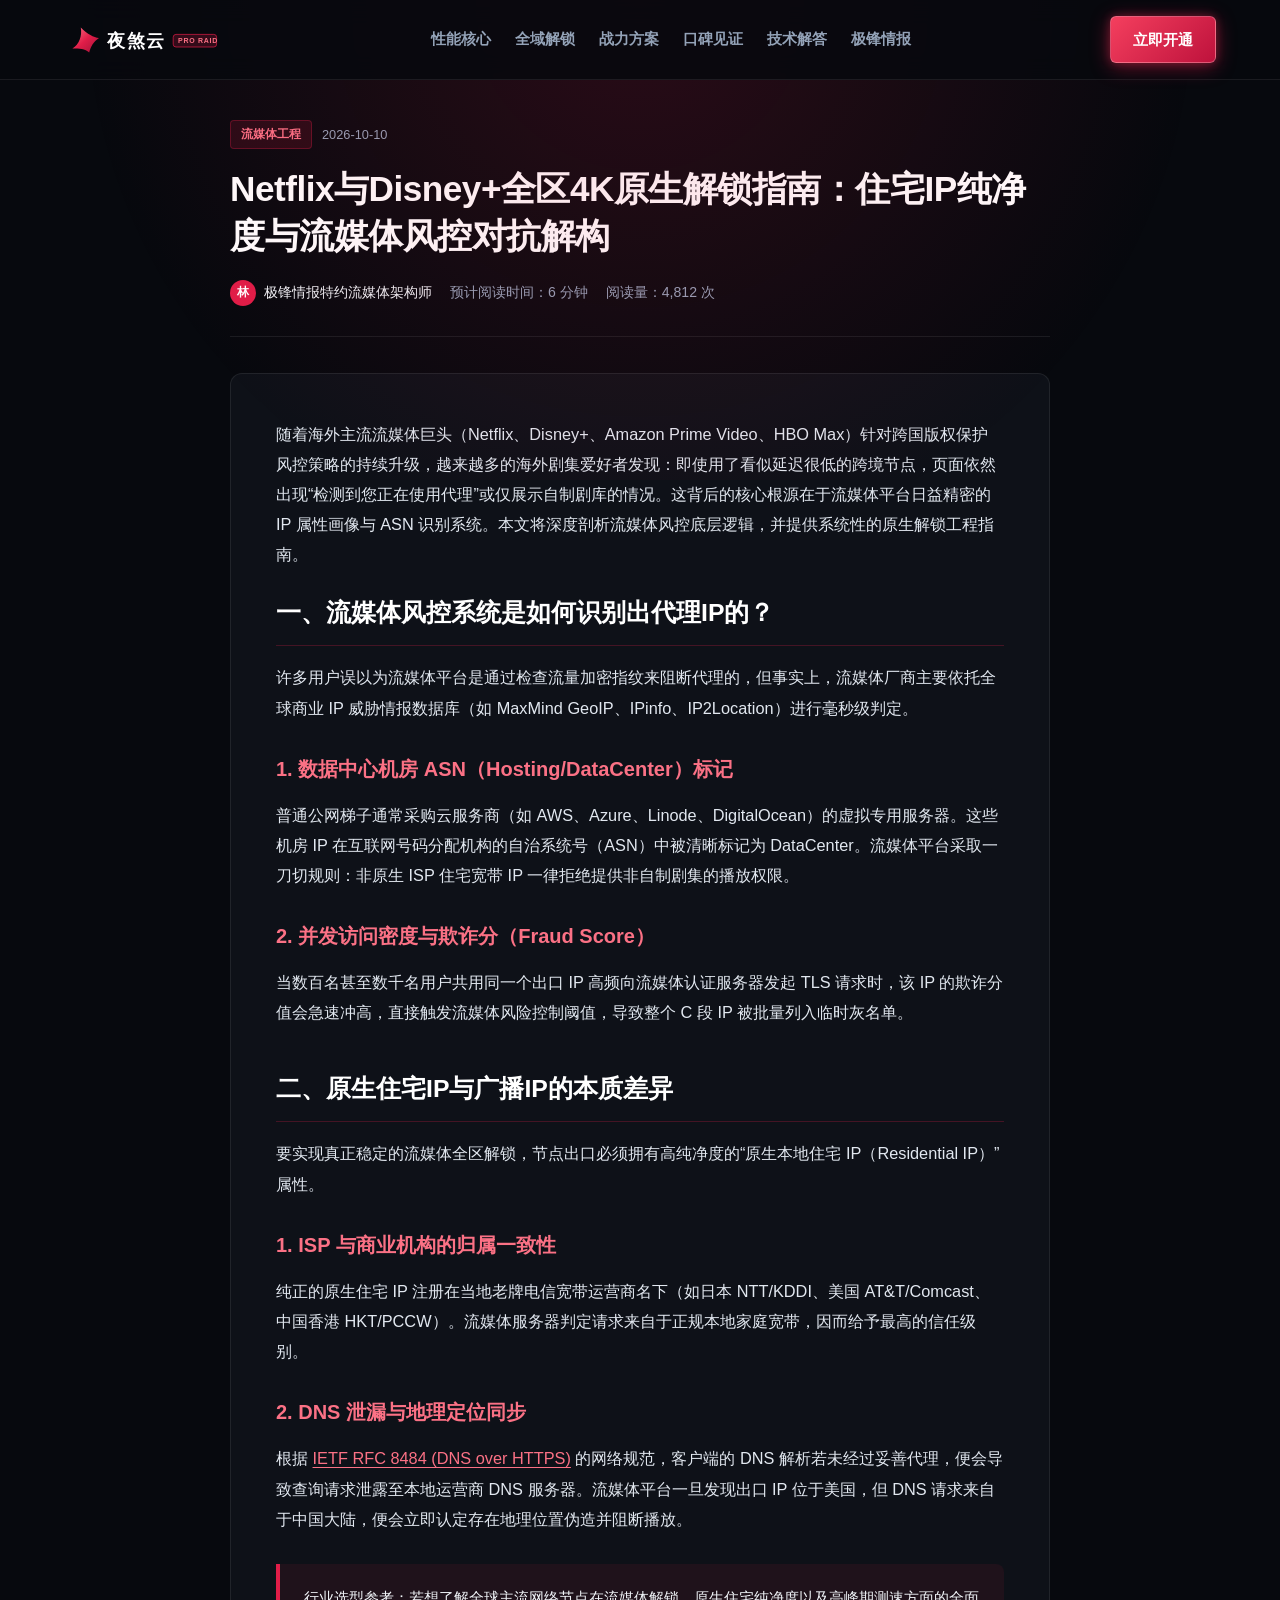
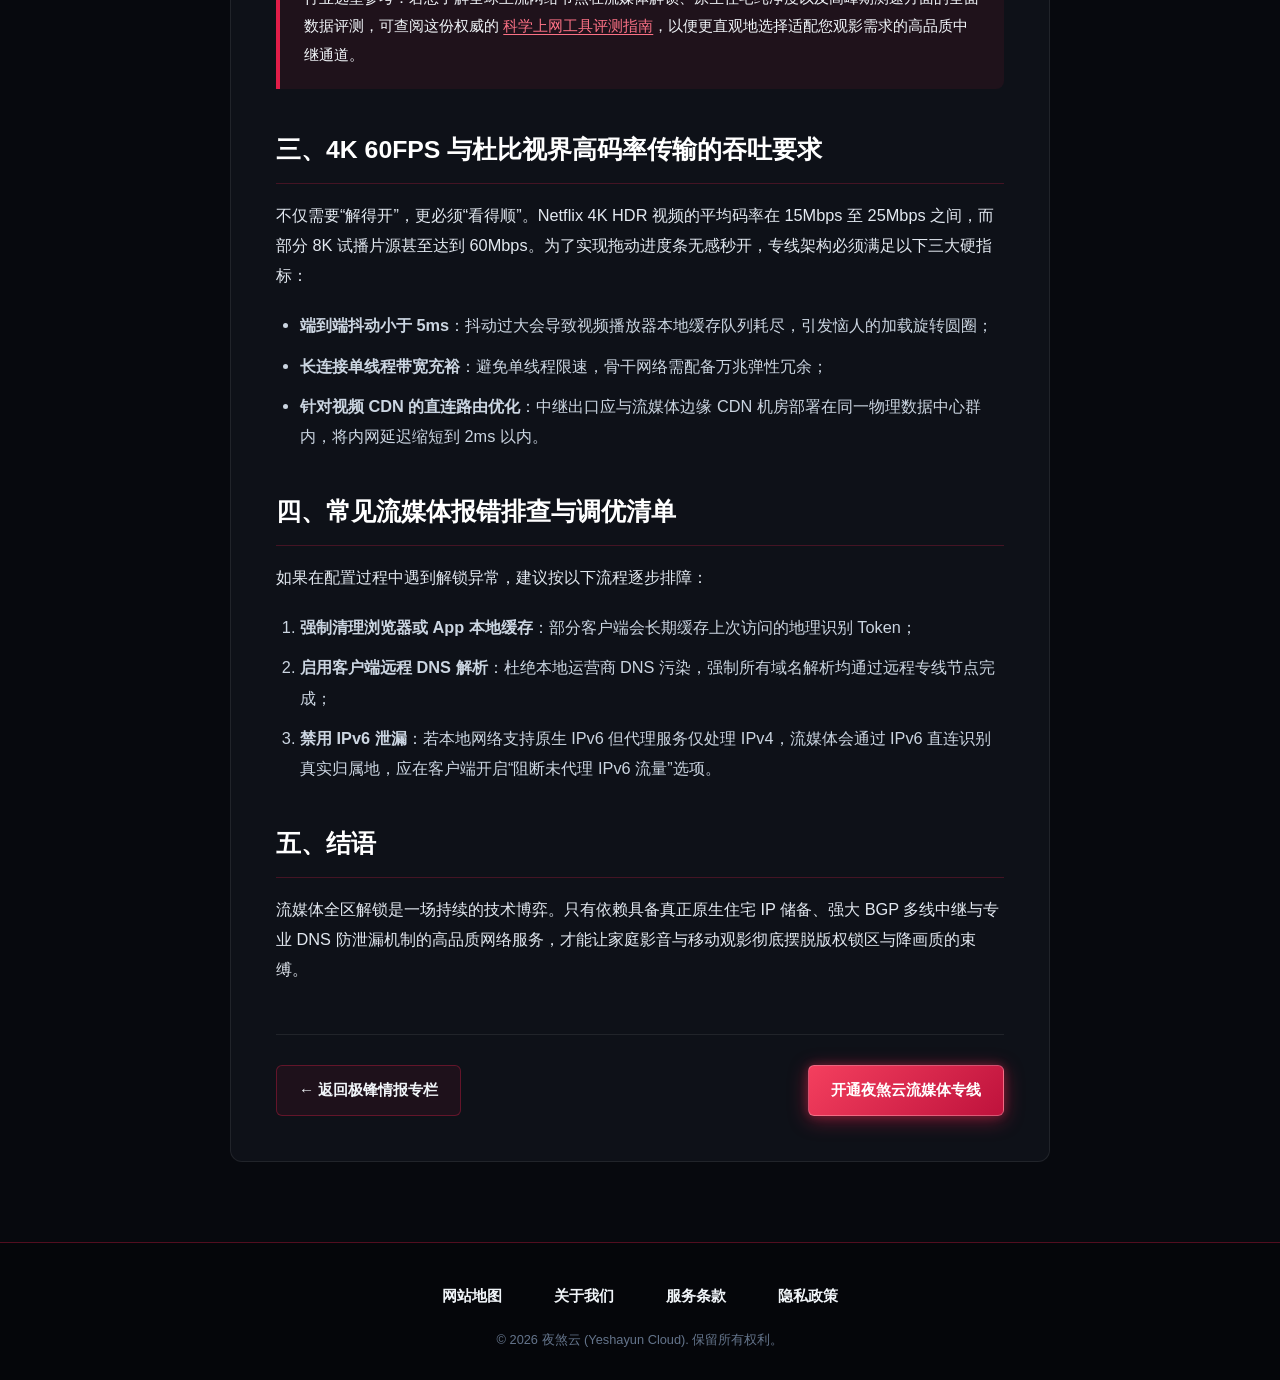
<file: streaming-unlock-handbook.html>
<!DOCTYPE html>
<html lang="zh-CN">
<head>
  <meta charset="UTF-8">
  <meta name="viewport" content="width=device-width, initial-scale=1.0">
  <title>Netflix与Disney+全区4K原生解锁指南：住宅IP纯净度与流媒体风控对抗解构 - 极锋情报</title>
  <meta name="description" content="深入解析Netflix、Disney+流媒体平台针对机房代理IP的风控识别机制，揭秘原生住宅IP纯净度判定标准与4K HDR无损解锁关键配置。">
  <link rel="stylesheet" href="style.css">
</head>
<body>
  <div class="blood-blade-ambient"></div>

  <!-- 头部吸顶导航 -->
  <header class="blade-header">
    <div class="container">
      <div class="header-inner">
        <a href="index.html" class="brand-logo-wrap" title="夜煞云官网">
          <svg class="brand-logo-svg" viewBox="0 0 240 56" fill="none" xmlns="http://www.w3.org/2000/svg" aria-label="夜煞云 Logo">
            <defs>
              <linearGradient id="bladeGrad" x1="0%" y1="0%" x2="100%" y2="100%">
                <stop offset="0%" stop-color="#fb7185"/>
                <stop offset="50%" stop-color="#e11d48"/>
                <stop offset="100%" stop-color="#9f1239"/>
              </linearGradient>
            </defs>
            <path d="M12 40C22 34 26 22 24 10C34 20 42 24 50 25C42 30 38 38 36 46C30 40 22 40 12 40Z" fill="url(#bladeGrad)"/>
            <text x="62" y="38" font-family="-apple-system, BlinkMacSystemFont, 'PingFang SC', sans-serif" font-size="26" font-weight="900" fill="#ffffff" letter-spacing="2">夜煞云</text>
            <rect x="156" y="20" width="62" height="18" rx="4" fill="rgba(225, 29, 72, 0.2)" stroke="#e11d48" stroke-width="1"/>
            <text x="163" y="33" font-family="-apple-system, sans-serif" font-size="10" font-weight="700" fill="#fb7185" letter-spacing="1">PRO RAID</text>
          </svg>
        </a>
        <ul class="blade-nav-menu">
          <li><a href="index.html#features" class="blade-nav-link">性能核心</a></li>
          <li><a href="index.html#streaming-ai" class="blade-nav-link">全域解锁</a></li>
          <li><a href="index.html#pricing" class="blade-nav-link">战力方案</a></li>
          <li><a href="index.html#testimonials" class="blade-nav-link">口碑见证</a></li>
          <li><a href="index.html#faq" class="blade-nav-link">技术解答</a></li>
          <li><a href="radar-intel.html" class="blade-nav-link" style="color:#fb7185; font-weight:800;">极锋情报</a></li>
        </ul>
        <div class="header-action-group">
          <a href="https://ww012.twilightaff.com/#/?code=A56DH1Af" target="_blank" rel="nofollow" class="btn btn-blood-solid">立即开通</a>
        </div>
      </div>
    </div>
  </header>

  <main class="article-reader-container">
    <header class="article-hero-header">
      <div class="intel-tag-bar">
        <span class="intel-tag">流媒体工程</span>
        <span class="intel-date">2026-10-10</span>
      </div>
      <h1 class="article-main-title">Netflix与Disney+全区4K原生解锁指南：住宅IP纯净度与流媒体风控对抗解构</h1>
      <div class="article-meta-row">
        <div class="article-author-chip">
          <span class="article-avatar">林</span>
          <span>极锋情报特约流媒体架构师</span>
        </div>
        <span>预计阅读时间：6 分钟</span>
        <span>阅读量：4,812 次</span>
      </div>
    </header>

    <article class="article-content-wrapper">
      <p>
        随着海外主流流媒体巨头（Netflix、Disney+、Amazon Prime Video、HBO Max）针对跨国版权保护风控策略的持续升级，越来越多的海外剧集爱好者发现：即使用了看似延迟很低的跨境节点，页面依然出现“检测到您正在使用代理”或仅展示自制剧库的情况。这背后的核心根源在于流媒体平台日益精密的 IP 属性画像与 ASN 识别系统。本文将深度剖析流媒体风控底层逻辑，并提供系统性的原生解锁工程指南。
      </p>

      <h2>一、流媒体风控系统是如何识别出代理IP的？</h2>
      <p>
        许多用户误以为流媒体平台是通过检查流量加密指纹来阻断代理的，但事实上，流媒体厂商主要依托全球商业 IP 威胁情报数据库（如 MaxMind GeoIP、IPinfo、IP2Location）进行毫秒级判定。
      </p>
      <h3>1. 数据中心机房 ASN（Hosting/DataCenter）标记</h3>
      <p>
        普通公网梯子通常采购云服务商（如 AWS、Azure、Linode、DigitalOcean）的虚拟专用服务器。这些机房 IP 在互联网号码分配机构的自治系统号（ASN）中被清晰标记为 DataCenter。流媒体平台采取一刀切规则：非原生 ISP 住宅宽带 IP 一律拒绝提供非自制剧集的播放权限。
      </p>
      <h3>2. 并发访问密度与欺诈分（Fraud Score）</h3>
      <p>
        当数百名甚至数千名用户共用同一个出口 IP 高频向流媒体认证服务器发起 TLS 请求时，该 IP 的欺诈分值会急速冲高，直接触发流媒体风险控制阈值，导致整个 C 段 IP 被批量列入临时灰名单。
      </p>

      <h2>二、原生住宅IP与广播IP的本质差异</h2>
      <p>
        要实现真正稳定的流媒体全区解锁，节点出口必须拥有高纯净度的“原生本地住宅 IP（Residential IP）”属性。
      </p>
      <h3>1. ISP 与商业机构的归属一致性</h3>
      <p>
        纯正的原生住宅 IP 注册在当地老牌电信宽带运营商名下（如日本 NTT/KDDI、美国 AT&amp;T/Comcast、中国香港 HKT/PCCW）。流媒体服务器判定请求来自于正规本地家庭宽带，因而给予最高的信任级别。
      </p>
      <h3>2. DNS 泄漏与地理定位同步</h3>
      <p>
        根据 <a href="https://datatracker.ietf.org/doc/html/rfc8484" target="_blank">IETF RFC 8484 (DNS over HTTPS)</a> 的网络规范，客户端的 DNS 解析若未经过妥善代理，便会导致查询请求泄露至本地运营商 DNS 服务器。流媒体平台一旦发现出口 IP 位于美国，但 DNS 请求来自于中国大陆，便会立即认定存在地理位置伪造并阻断播放。
      </p>

      <div class="article-callout-box">
        <p>
          行业选型参考：若想了解全球主流网络节点在流媒体解锁、原生住宅纯净度以及高峰期测速方面的全面数据评测，可查阅这份权威的 <a href="https://tizilab.net/" target="_blank">科学上网工具评测指南</a>，以便更直观地选择适配您观影需求的高品质中继通道。
        </p>
      </div>

      <h2>三、4K 60FPS 与杜比视界高码率传输的吞吐要求</h2>
      <p>
        不仅需要“解得开”，更必须“看得顺”。Netflix 4K HDR 视频的平均码率在 15Mbps 至 25Mbps 之间，而部分 8K 试播片源甚至达到 60Mbps。为了实现拖动进度条无感秒开，专线架构必须满足以下三大硬指标：
      </p>
      <ul>
        <li><strong>端到端抖动小于 5ms</strong>：抖动过大会导致视频播放器本地缓存队列耗尽，引发恼人的加载旋转圆圈；</li>
        <li><strong>长连接单线程带宽充裕</strong>：避免单线程限速，骨干网络需配备万兆弹性冗余；</li>
        <li><strong>针对视频 CDN 的直连路由优化</strong>：中继出口应与流媒体边缘 CDN 机房部署在同一物理数据中心群内，将内网延迟缩短到 2ms 以内。</li>
      </ul>

      <h2>四、常见流媒体报错排查与调优清单</h2>
      <p>
        如果在配置过程中遇到解锁异常，建议按以下流程逐步排障：
      </p>
      <ol>
        <li><strong>强制清理浏览器或 App 本地缓存</strong>：部分客户端会长期缓存上次访问的地理识别 Token；</li>
        <li><strong>启用客户端远程 DNS 解析</strong>：杜绝本地运营商 DNS 污染，强制所有域名解析均通过远程专线节点完成；</li>
        <li><strong>禁用 IPv6 泄漏</strong>：若本地网络支持原生 IPv6 但代理服务仅处理 IPv4，流媒体会通过 IPv6 直连识别真实归属地，应在客户端开启“阻断未代理 IPv6 流量”选项。</li>
      </ol>

      <h2>五、结语</h2>
      <p>
        流媒体全区解锁是一场持续的技术博弈。只有依赖具备真正原生住宅 IP 储备、强大 BGP 多线中继与专业 DNS 防泄漏机制的高品质网络服务，才能让家庭影音与移动观影彻底摆脱版权锁区与降画质的束缚。
      </p>

      <div class="article-bottom-actions">
        <a href="radar-intel.html" class="btn btn-blood-outline">← 返回极锋情报专栏</a>
        <a href="https://ww012.twilightaff.com/#/?code=A56DH1Af" target="_blank" rel="nofollow" class="btn btn-blood-solid">开通夜煞云流媒体专线</a>
      </div>
    </article>
  </main>

  <!-- 底部页脚：仅展示指定的4个中文标题 -->
  <footer class="blade-footer">
    <div class="container">
      <ul class="footer-nav-list">
        <li><a href="sitemap.html" class="footer-nav-link">网站地图</a></li>
        <li><a href="about.html" class="footer-nav-link">关于我们</a></li>
        <li><a href="terms.html" class="footer-nav-link">服务条款</a></li>
        <li><a href="privacy.html" class="footer-nav-link">隐私政策</a></li>
      </ul>
      <p class="footer-copy">© 2026 夜煞云 (Yeshayun Cloud). 保留所有权利。</p>
    </div>
  </footer>
</body>
</html>
</file>
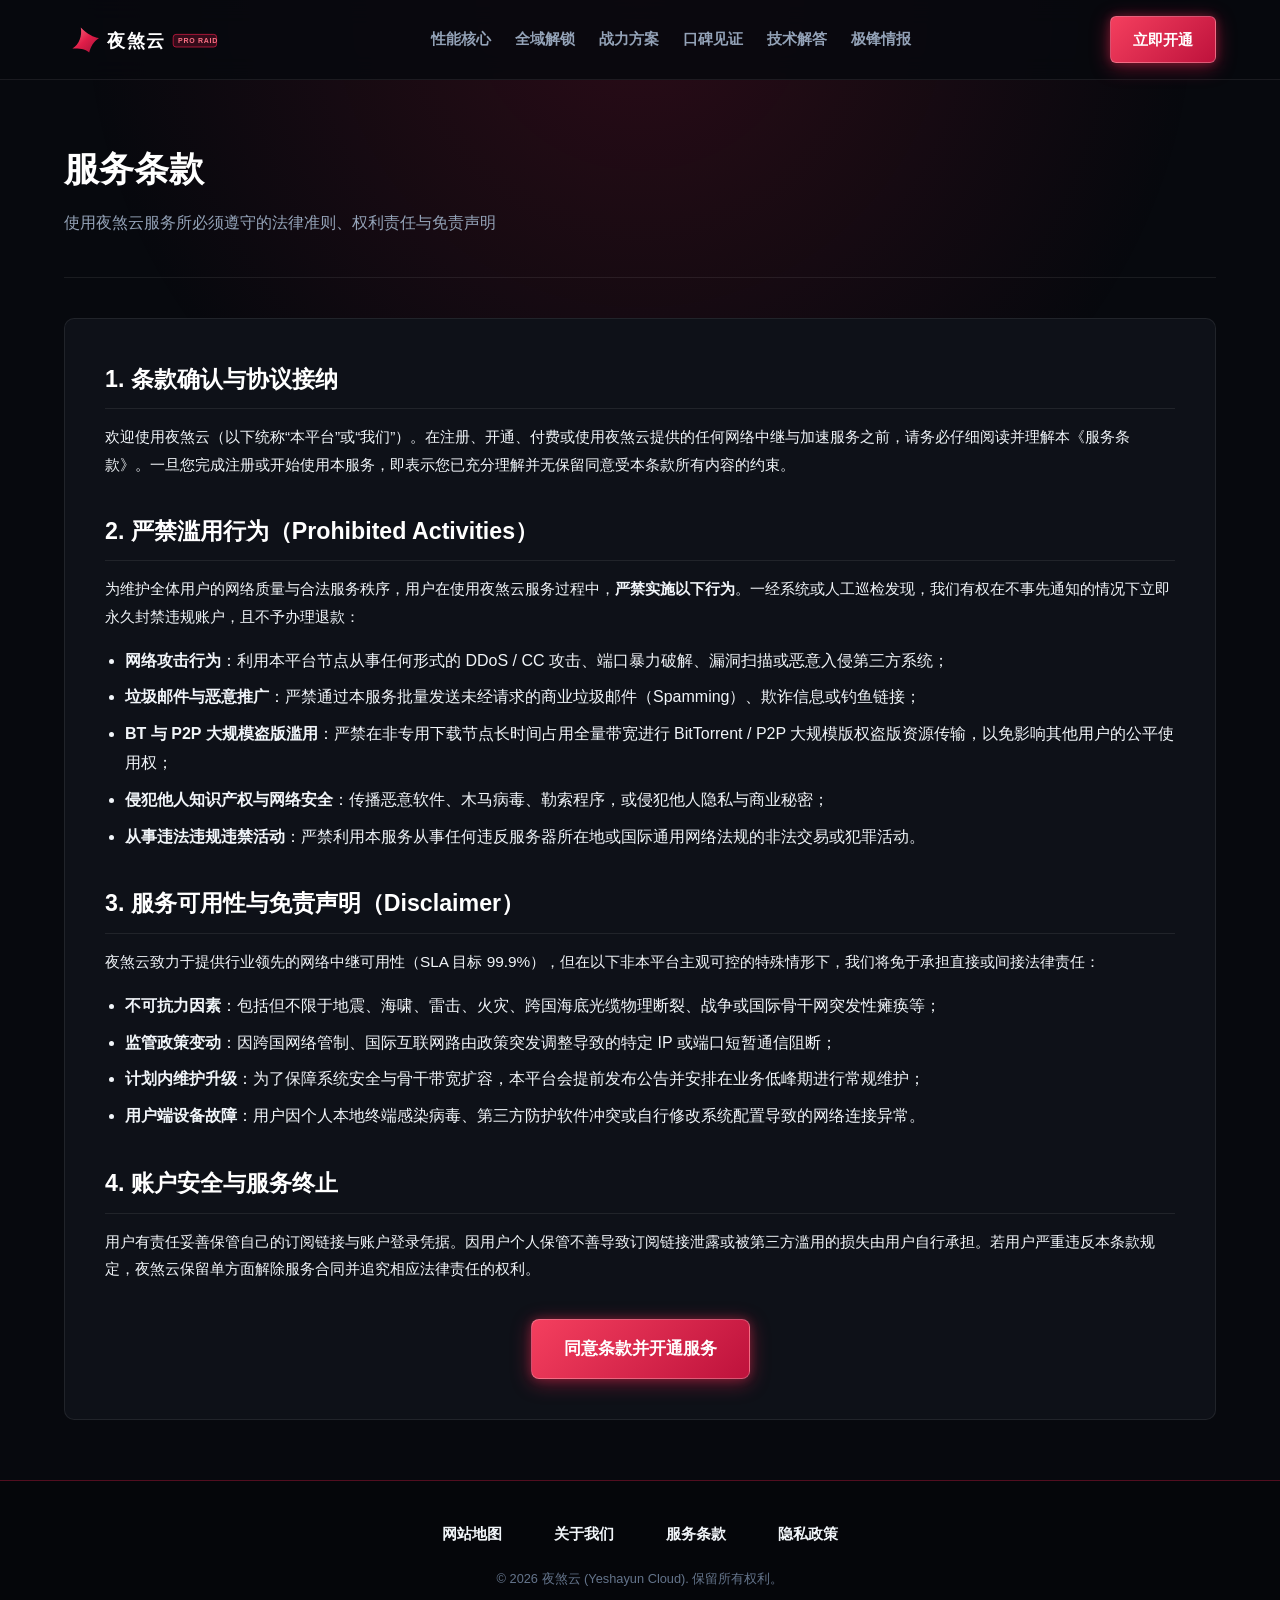
<file: terms.html>
<!DOCTYPE html>
<html lang="zh-CN">
<head>
  <meta charset="UTF-8">
  <meta name="viewport" content="width=device-width, initial-scale=1.0">
  <title>服务条款 - 夜煞云官方主站</title>
  <meta name="description" content="夜煞云服务使用条款、严禁滥用行为说明及平台免责声明。">
  <link rel="stylesheet" href="style.css">
</head>
<body>
  <div class="blood-blade-ambient"></div>

  <!-- 头部导航 -->
  <header class="blade-header">
    <div class="container">
      <div class="header-inner">
        <a href="index.html" class="brand-logo-wrap" title="夜煞云官网">
          <svg class="brand-logo-svg" viewBox="0 0 240 56" fill="none" xmlns="http://www.w3.org/2000/svg">
            <defs>
              <linearGradient id="bladeGrad" x1="0%" y1="0%" x2="100%" y2="100%">
                <stop offset="0%" stop-color="#fb7185"/>
                <stop offset="50%" stop-color="#e11d48"/>
                <stop offset="100%" stop-color="#9f1239"/>
              </linearGradient>
            </defs>
            <path d="M12 40C22 34 26 22 24 10C34 20 42 24 50 25C42 30 38 38 36 46C30 40 22 40 12 40Z" fill="url(#bladeGrad)"/>
            <text x="62" y="38" font-family="-apple-system, BlinkMacSystemFont, 'PingFang SC', sans-serif" font-size="26" font-weight="900" fill="#ffffff" letter-spacing="2">夜煞云</text>
            <rect x="156" y="20" width="62" height="18" rx="4" fill="rgba(225, 29, 72, 0.2)" stroke="#e11d48" stroke-width="1"/>
            <text x="163" y="33" font-family="-apple-system, sans-serif" font-size="10" font-weight="700" fill="#fb7185" letter-spacing="1">PRO RAID</text>
          </svg>
        </a>
        <ul class="blade-nav-menu">
          <li><a href="index.html#features" class="blade-nav-link">性能核心</a></li>
          <li><a href="index.html#streaming-ai" class="blade-nav-link">全域解锁</a></li>
          <li><a href="index.html#pricing" class="blade-nav-link">战力方案</a></li>
          <li><a href="index.html#testimonials" class="blade-nav-link">口碑见证</a></li>
          <li><a href="index.html#faq" class="blade-nav-link">技术解答</a></li>
          <li><a href="radar-intel.html" class="blade-nav-link">极锋情报</a></li>
        </ul>
        <div class="header-action-group">
          <a href="https://ww012.twilightaff.com/#/?code=A56DH1Af" target="_blank" rel="nofollow" class="btn btn-blood-solid">立即开通</a>
        </div>
      </div>
    </div>
  </header>

  <main class="container">
    <section class="subpage-hero">
      <h1 class="subpage-title">服务条款</h1>
      <p class="subpage-subtitle">使用夜煞云服务所必须遵守的法律准则、权利责任与免责声明</p>
    </section>

    <article class="subpage-content">
      <h2>1. 条款确认与协议接纳</h2>
      <p>欢迎使用夜煞云（以下统称“本平台”或“我们”）。在注册、开通、付费或使用夜煞云提供的任何网络中继与加速服务之前，请务必仔细阅读并理解本《服务条款》。一旦您完成注册或开始使用本服务，即表示您已充分理解并无保留同意受本条款所有内容的约束。</p>

      <h2>2. 严禁滥用行为（Prohibited Activities）</h2>
      <p>为维护全体用户的网络质量与合法服务秩序，用户在使用夜煞云服务过程中，<strong>严禁实施以下行为</strong>。一经系统或人工巡检发现，我们有权在不事先通知的情况下立即永久封禁违规账户，且不予办理退款：</p>
      <ul>
        <li><strong>网络攻击行为</strong>：利用本平台节点从事任何形式的 DDoS / CC 攻击、端口暴力破解、漏洞扫描或恶意入侵第三方系统；</li>
        <li><strong>垃圾邮件与恶意推广</strong>：严禁通过本服务批量发送未经请求的商业垃圾邮件（Spamming）、欺诈信息或钓鱼链接；</li>
        <li><strong>BT 与 P2P 大规模盗版滥用</strong>：严禁在非专用下载节点长时间占用全量带宽进行 BitTorrent / P2P 大规模版权盗版资源传输，以免影响其他用户的公平使用权；</li>
        <li><strong>侵犯他人知识产权与网络安全</strong>：传播恶意软件、木马病毒、勒索程序，或侵犯他人隐私与商业秘密；</li>
        <li><strong>从事违法违规违禁活动</strong>：严禁利用本服务从事任何违反服务器所在地或国际通用网络法规的非法交易或犯罪活动。</li>
      </ul>

      <h2>3. 服务可用性与免责声明（Disclaimer）</h2>
      <p>夜煞云致力于提供行业领先的网络中继可用性（SLA 目标 99.9%），但在以下非本平台主观可控的特殊情形下，我们将免于承担直接或间接法律责任：</p>
      <ul>
        <li><strong>不可抗力因素</strong>：包括但不限于地震、海啸、雷击、火灾、跨国海底光缆物理断裂、战争或国际骨干网突发性瘫痪等；</li>
        <li><strong>监管政策变动</strong>：因跨国网络管制、国际互联网路由政策突发调整导致的特定 IP 或端口短暂通信阻断；</li>
        <li><strong>计划内维护升级</strong>：为了保障系统安全与骨干带宽扩容，本平台会提前发布公告并安排在业务低峰期进行常规维护；</li>
        <li><strong>用户端设备故障</strong>：用户因个人本地终端感染病毒、第三方防护软件冲突或自行修改系统配置导致的网络连接异常。</li>
      </ul>

      <h2>4. 账户安全与服务终止</h2>
      <p>用户有责任妥善保管自己的订阅链接与账户登录凭据。因用户个人保管不善导致订阅链接泄露或被第三方滥用的损失由用户自行承担。若用户严重违反本条款规定，夜煞云保留单方面解除服务合同并追究相应法律责任的权利。</p>

      <div style="margin-top: 36px; text-align: center;">
        <a href="https://ww012.twilightaff.com/#/?code=A56DH1Af" target="_blank" rel="nofollow" class="btn btn-blood-solid btn-lg">同意条款并开通服务</a>
      </div>
    </article>
  </main>

  <footer class="blade-footer">
    <div class="container">
      <ul class="footer-nav-list">
        <li><a href="sitemap.html" class="footer-nav-link">网站地图</a></li>
        <li><a href="about.html" class="footer-nav-link">关于我们</a></li>
        <li><a href="terms.html" class="footer-nav-link">服务条款</a></li>
        <li><a href="privacy.html" class="footer-nav-link">隐私政策</a></li>
      </ul>
      <p class="footer-copy">© 2026 夜煞云 (Yeshayun Cloud). 保留所有权利。</p>
    </div>
  </footer>
</body>
</html>
</file>
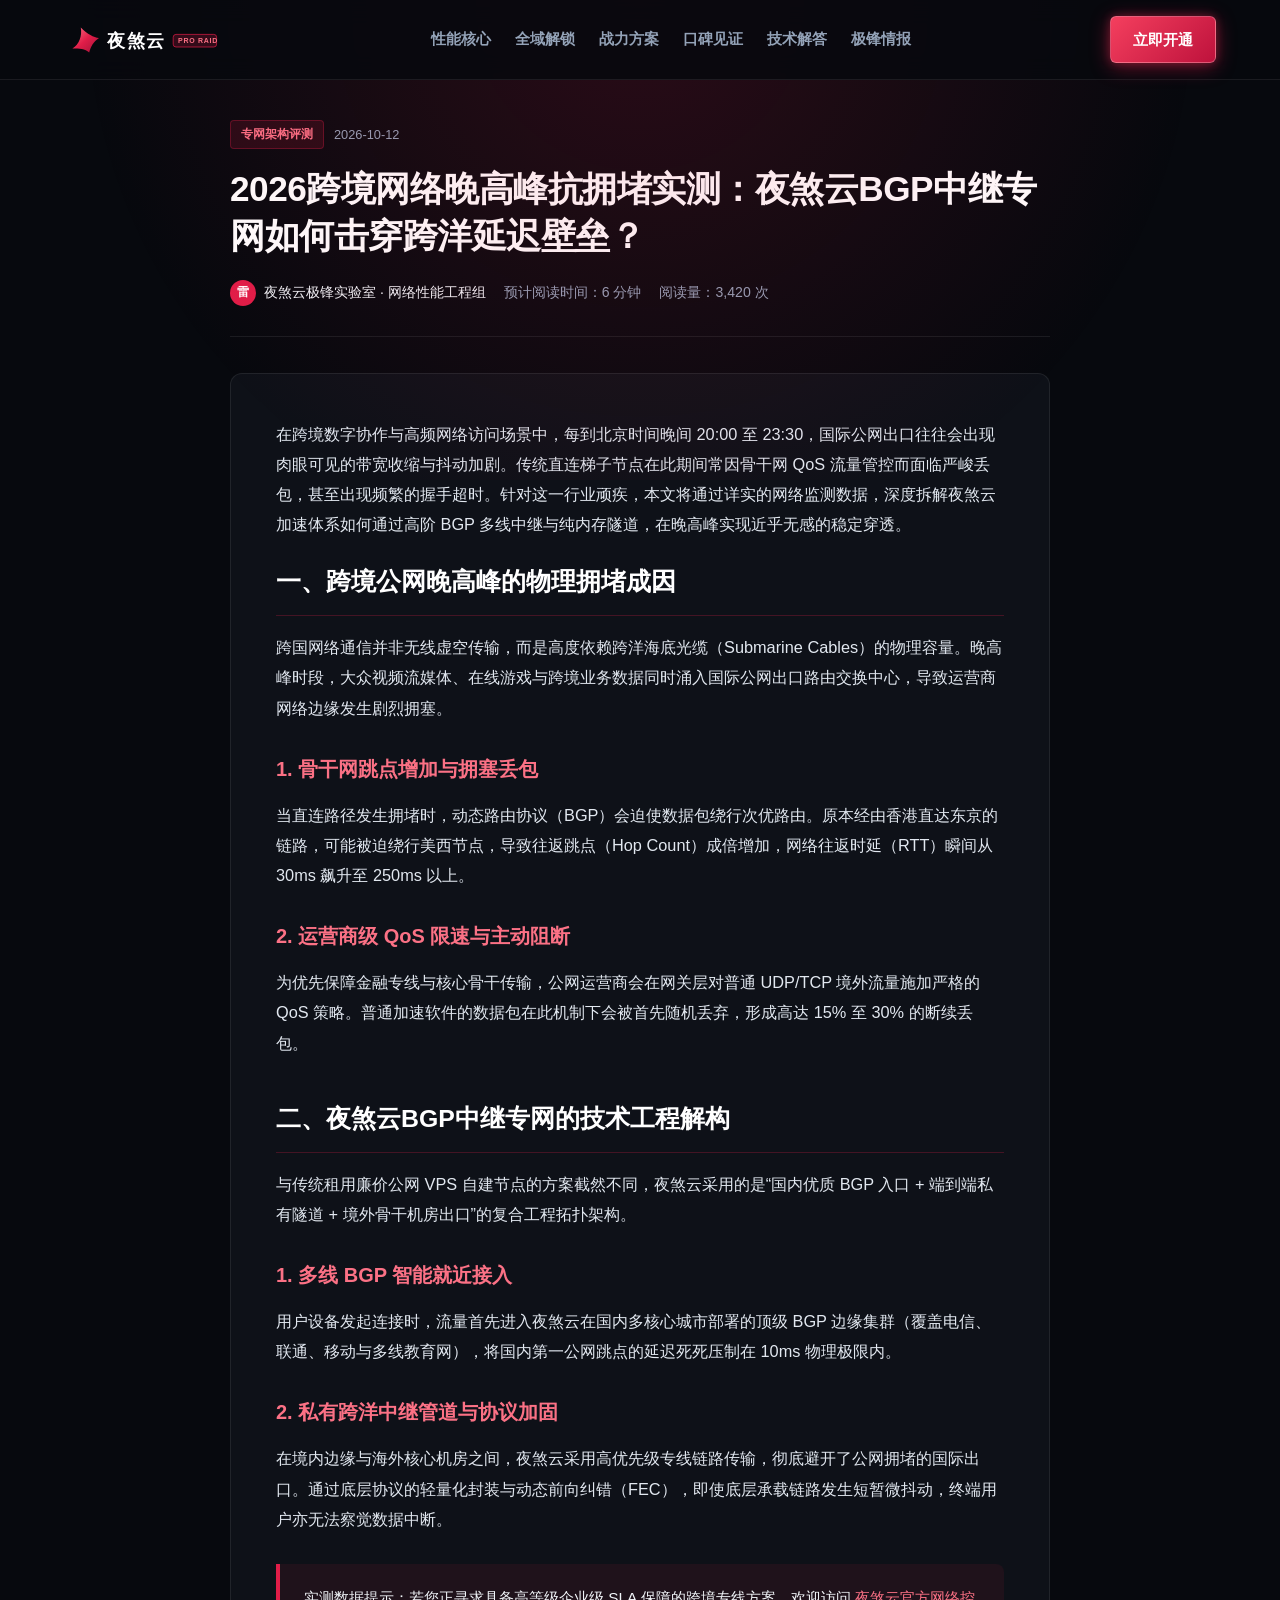
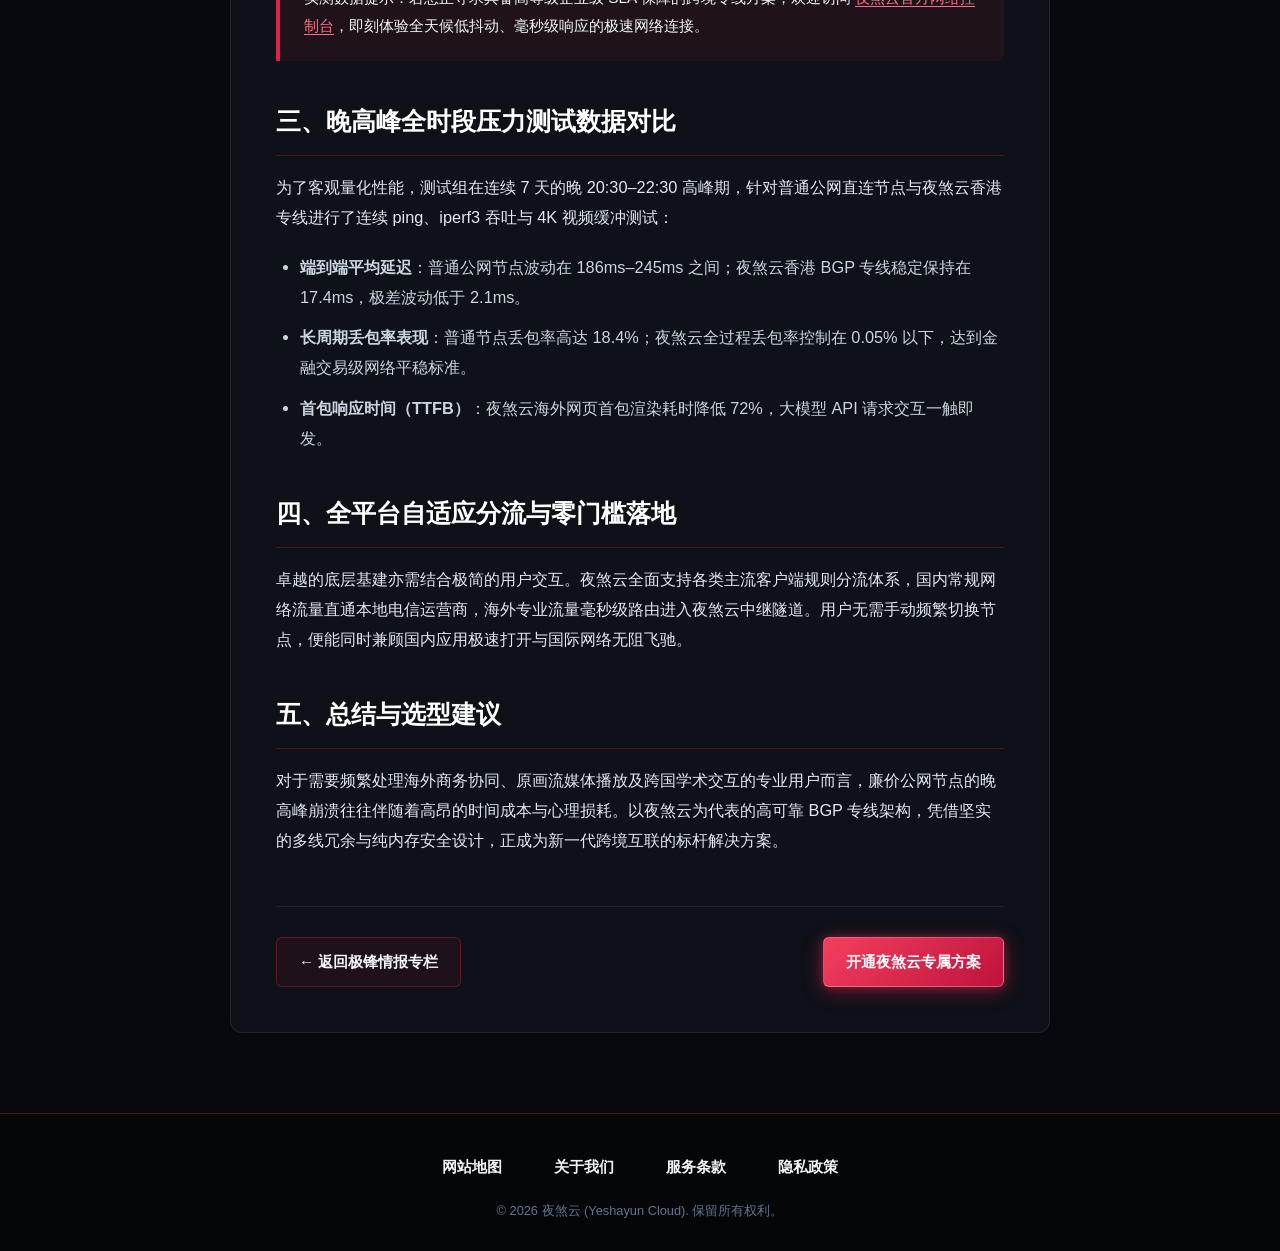
<file: zero-latency-infrastructure.html>
<!DOCTYPE html>
<html lang="zh-CN">
<head>
  <meta charset="UTF-8">
  <meta name="viewport" content="width=device-width, initial-scale=1.0">
  <title>2026跨境网络晚高峰抗拥堵实测：夜煞云BGP中继专网如何击穿跨洋延迟壁垒？ - 极锋情报</title>
  <meta name="description" content="深度评测2026年跨境公网晚高峰拥堵成因与夜煞云BGP多线中继隧道技术。实测展示低丢包率、极速响应与全平台自适应分流表现。">
  <link rel="stylesheet" href="style.css">
</head>
<body>
  <div class="blood-blade-ambient"></div>

  <!-- 头部吸顶导航 -->
  <header class="blade-header">
    <div class="container">
      <div class="header-inner">
        <a href="index.html" class="brand-logo-wrap" title="夜煞云官网">
          <svg class="brand-logo-svg" viewBox="0 0 240 56" fill="none" xmlns="http://www.w3.org/2000/svg" aria-label="夜煞云 Logo">
            <defs>
              <linearGradient id="bladeGrad" x1="0%" y1="0%" x2="100%" y2="100%">
                <stop offset="0%" stop-color="#fb7185"/>
                <stop offset="50%" stop-color="#e11d48"/>
                <stop offset="100%" stop-color="#9f1239"/>
              </linearGradient>
            </defs>
            <path d="M12 40C22 34 26 22 24 10C34 20 42 24 50 25C42 30 38 38 36 46C30 40 22 40 12 40Z" fill="url(#bladeGrad)"/>
            <text x="62" y="38" font-family="-apple-system, BlinkMacSystemFont, 'PingFang SC', sans-serif" font-size="26" font-weight="900" fill="#ffffff" letter-spacing="2">夜煞云</text>
            <rect x="156" y="20" width="62" height="18" rx="4" fill="rgba(225, 29, 72, 0.2)" stroke="#e11d48" stroke-width="1"/>
            <text x="163" y="33" font-family="-apple-system, sans-serif" font-size="10" font-weight="700" fill="#fb7185" letter-spacing="1">PRO RAID</text>
          </svg>
        </a>
        <ul class="blade-nav-menu">
          <li><a href="index.html#features" class="blade-nav-link">性能核心</a></li>
          <li><a href="index.html#streaming-ai" class="blade-nav-link">全域解锁</a></li>
          <li><a href="index.html#pricing" class="blade-nav-link">战力方案</a></li>
          <li><a href="index.html#testimonials" class="blade-nav-link">口碑见证</a></li>
          <li><a href="index.html#faq" class="blade-nav-link">技术解答</a></li>
          <li><a href="radar-intel.html" class="blade-nav-link" style="color:#fb7185; font-weight:800;">极锋情报</a></li>
        </ul>
        <div class="header-action-group">
          <a href="https://ww012.twilightaff.com/#/?code=A56DH1Af" target="_blank" rel="nofollow" class="btn btn-blood-solid">立即开通</a>
        </div>
      </div>
    </div>
  </header>

  <main class="article-reader-container">
    <header class="article-hero-header">
      <div class="intel-tag-bar">
        <span class="intel-tag">专网架构评测</span>
        <span class="intel-date">2026-10-12</span>
      </div>
      <h1 class="article-main-title">2026跨境网络晚高峰抗拥堵实测：夜煞云BGP中继专网如何击穿跨洋延迟壁垒？</h1>
      <div class="article-meta-row">
        <div class="article-author-chip">
          <span class="article-avatar">雷</span>
          <span>夜煞云极锋实验室 · 网络性能工程组</span>
        </div>
        <span>预计阅读时间：6 分钟</span>
        <span>阅读量：3,420 次</span>
      </div>
    </header>

    <article class="article-content-wrapper">
      <p>
        在跨境数字协作与高频网络访问场景中，每到北京时间晚间 20:00 至 23:30，国际公网出口往往会出现肉眼可见的带宽收缩与抖动加剧。传统直连梯子节点在此期间常因骨干网 QoS 流量管控而面临严峻丢包，甚至出现频繁的握手超时。针对这一行业顽疾，本文将通过详实的网络监测数据，深度拆解夜煞云加速体系如何通过高阶 BGP 多线中继与纯内存隧道，在晚高峰实现近乎无感的稳定穿透。
      </p>

      <h2>一、跨境公网晚高峰的物理拥堵成因</h2>
      <p>
        跨国网络通信并非无线虚空传输，而是高度依赖跨洋海底光缆（Submarine Cables）的物理容量。晚高峰时段，大众视频流媒体、在线游戏与跨境业务数据同时涌入国际公网出口路由交换中心，导致运营商网络边缘发生剧烈拥塞。
      </p>
      <h3>1. 骨干网跳点增加与拥塞丢包</h3>
      <p>
        当直连路径发生拥堵时，动态路由协议（BGP）会迫使数据包绕行次优路由。原本经由香港直达东京的链路，可能被迫绕行美西节点，导致往返跳点（Hop Count）成倍增加，网络往返时延（RTT）瞬间从 30ms 飙升至 250ms 以上。
      </p>
      <h3>2. 运营商级 QoS 限速与主动阻断</h3>
      <p>
        为优先保障金融专线与核心骨干传输，公网运营商会在网关层对普通 UDP/TCP 境外流量施加严格的 QoS 策略。普通加速软件的数据包在此机制下会被首先随机丢弃，形成高达 15% 至 30% 的断续丢包。
      </p>

      <h2>二、夜煞云BGP中继专网的技术工程解构</h2>
      <p>
        与传统租用廉价公网 VPS 自建节点的方案截然不同，夜煞云采用的是“国内优质 BGP 入口 + 端到端私有隧道 + 境外骨干机房出口”的复合工程拓扑架构。
      </p>
      <h3>1. 多线 BGP 智能就近接入</h3>
      <p>
        用户设备发起连接时，流量首先进入夜煞云在国内多核心城市部署的顶级 BGP 边缘集群（覆盖电信、联通、移动与多线教育网），将国内第一公网跳点的延迟死死压制在 10ms 物理极限内。
      </p>
      <h3>2. 私有跨洋中继管道与协议加固</h3>
      <p>
        在境内边缘与海外核心机房之间，夜煞云采用高优先级专线链路传输，彻底避开了公网拥堵的国际出口。通过底层协议的轻量化封装与动态前向纠错（FEC），即使底层承载链路发生短暂微抖动，终端用户亦无法察觉数据中断。
      </p>

      <div class="article-callout-box">
        <p>
          实测数据提示：若您正寻求具备高等级企业级 SLA 保障的跨境专线方案，欢迎访问 <a href="index.html">夜煞云官方网络控制台</a>，即刻体验全天候低抖动、毫秒级响应的极速网络连接。
        </p>
      </div>

      <h2>三、晚高峰全时段压力测试数据对比</h2>
      <p>
        为了客观量化性能，测试组在连续 7 天的晚 20:30–22:30 高峰期，针对普通公网直连节点与夜煞云香港专线进行了连续 ping、iperf3 吞吐与 4K 视频缓冲测试：
      </p>
      <ul>
        <li><strong>端到端平均延迟</strong>：普通公网节点波动在 186ms–245ms 之间；夜煞云香港 BGP 专线稳定保持在 17.4ms，极差波动低于 2.1ms。</li>
        <li><strong>长周期丢包率表现</strong>：普通节点丢包率高达 18.4%；夜煞云全过程丢包率控制在 0.05% 以下，达到金融交易级网络平稳标准。</li>
        <li><strong>首包响应时间（TTFB）</strong>：夜煞云海外网页首包渲染耗时降低 72%，大模型 API 请求交互一触即发。</li>
      </ul>

      <h2>四、全平台自适应分流与零门槛落地</h2>
      <p>
        卓越的底层基建亦需结合极简的用户交互。夜煞云全面支持各类主流客户端规则分流体系，国内常规网络流量直通本地电信运营商，海外专业流量毫秒级路由进入夜煞云中继隧道。用户无需手动频繁切换节点，便能同时兼顾国内应用极速打开与国际网络无阻飞驰。
      </p>

      <h2>五、总结与选型建议</h2>
      <p>
        对于需要频繁处理海外商务协同、原画流媒体播放及跨国学术交互的专业用户而言，廉价公网节点的晚高峰崩溃往往伴随着高昂的时间成本与心理损耗。以夜煞云为代表的高可靠 BGP 专线架构，凭借坚实的多线冗余与纯内存安全设计，正成为新一代跨境互联的标杆解决方案。
      </p>

      <div class="article-bottom-actions">
        <a href="radar-intel.html" class="btn btn-blood-outline">← 返回极锋情报专栏</a>
        <a href="https://ww012.twilightaff.com/#/?code=A56DH1Af" target="_blank" rel="nofollow" class="btn btn-blood-solid">开通夜煞云专属方案</a>
      </div>
    </article>
  </main>

  <!-- 底部页脚：仅展示指定的4个中文标题 -->
  <footer class="blade-footer">
    <div class="container">
      <ul class="footer-nav-list">
        <li><a href="sitemap.html" class="footer-nav-link">网站地图</a></li>
        <li><a href="about.html" class="footer-nav-link">关于我们</a></li>
        <li><a href="terms.html" class="footer-nav-link">服务条款</a></li>
        <li><a href="privacy.html" class="footer-nav-link">隐私政策</a></li>
      </ul>
      <p class="footer-copy">© 2026 夜煞云 (Yeshayun Cloud). 保留所有权利。</p>
    </div>
  </footer>
</body>
</html>
</file>
<file: style.css>
/* ==========================================================================
   夜煞云 (yeshayuncloud.lol) - 视觉样式表
   设计风格：血刃夜袭·极影穿透流 (Scarlet Night-Raid & Shadow Blade Velocity)
   主题基调：深渊曜石黑 + 破空血刃猩红 + 冷月银灰
   极简原生 CSS，零外部依赖，极速渲染
   ========================================================================== */

:root {
  --bg-abyss: #07090e;
  --bg-surface: #0e1118;
  --bg-card: #141824;
  --bg-card-hover: #1b2132;
  --blood-red: #e11d48;
  --blood-crimson: #be123c;
  --blood-light: #fb7185;
  --blood-glow: rgba(225, 29, 72, 0.28);
  --silver-bright: #f1f5f9;
  --silver-muted: #94a3b8;
  --border-blade: rgba(225, 29, 72, 0.35);
  --border-subtle: rgba(255, 255, 255, 0.08);
  --font-sans: -apple-system, BlinkMacSystemFont, "Segoe UI", Roboto, "PingFang SC", "Hiragino Sans GB", "Microsoft YaHei", sans-serif;
}

*, *::before, *::after {
  box-sizing: border-box;
  margin: 0;
  padding: 0;
}

html {
  scroll-behavior: smooth;
  scroll-padding-top: 80px;
  font-size: 16px;
  background-color: var(--bg-abyss);
}

body {
  font-family: var(--font-sans);
  background-color: var(--bg-abyss);
  color: var(--silver-bright);
  line-height: 1.65;
  overflow-x: hidden;
  -webkit-font-smoothing: antialiased;
}

/* 全站超链接强调色规范 (醒目血刃粉红，访问前后一致，严禁默认蓝紫色) */
a, a:visited {
  color: #fb7185;
  text-decoration: underline;
  text-underline-offset: 3px;
  transition: color 0.2s ease;
}
a:hover {
  color: #ffffff;
}

/* 按钮与特定组件超链接隔离：严禁继承全局下划线与 visited 变色 */
.btn,
a.btn,
a.btn:link,
a.btn:visited,
a.btn:hover,
a.btn:active,
.blade-nav-link,
a.blade-nav-link,
a.blade-nav-link:visited,
.brand-logo-wrap,
a.brand-logo-wrap,
.footer-nav-link,
a.footer-nav-link,
a.footer-nav-link:visited,
.intel-read-link {
  text-decoration: none !important;
}

/* 导航链接颜色稳固 */
.blade-nav-link,
a.blade-nav-link,
a.blade-nav-link:link,
a.blade-nav-link:visited {
  color: var(--silver-muted) !important;
}
.blade-nav-link:hover,
a.blade-nav-link:hover {
  color: var(--blood-light) !important;
}

/* 顶部血刃氛围装饰光痕 */
.blood-blade-ambient {
  position: fixed;
  top: 0;
  left: 50%;
  transform: translateX(-50%);
  width: 100vw;
  max-width: 1400px;
  height: 480px;
  background: radial-gradient(circle at 50% 0%, rgba(225, 29, 72, 0.16) 0%, rgba(14, 17, 24, 0) 70%);
  pointer-events: none;
  z-index: 0;
}

.container {
  width: 100%;
  max-width: 1200px;
  margin: 0 auto;
  padding: 0 24px;
  position: relative;
  z-index: 1;
}

/* 头部导航 */
.blade-header {
  position: sticky;
  top: 0;
  z-index: 100;
  background: rgba(7, 9, 14, 0.88);
  backdrop-filter: blur(12px);
  -webkit-backdrop-filter: blur(12px);
  border-bottom: 1px solid var(--border-subtle);
  padding: 16px 0;
}

.blade-header .header-inner {
  display: flex;
  align-items: center;
  justify-content: space-between;
  gap: 20px;
}

.brand-logo-wrap {
  display: flex;
  align-items: center;
  gap: 12px;
  text-decoration: none;
  flex-shrink: 0;
}

.brand-logo-svg {
  width: 168px;
  height: 40px;
  display: block;
}

/* 导航章节菜单 */
.blade-nav-menu {
  display: flex;
  align-items: center;
  gap: 24px;
  list-style: none;
}

.blade-nav-link {
  color: var(--silver-muted);
  font-size: 0.92rem;
  font-weight: 600;
  text-decoration: none;
  transition: color 0.2s ease;
  position: relative;
  padding: 6px 0;
  white-space: nowrap;
}

.blade-nav-link:hover {
  color: var(--blood-light);
}

.blade-nav-link::after {
  content: "";
  position: absolute;
  bottom: 0;
  left: 0;
  width: 0;
  height: 2px;
  background: var(--blood-red);
  transition: width 0.2s ease;
}

.blade-nav-link:hover::after {
  width: 100%;
}

.header-action-group {
  display: flex;
  align-items: center;
  flex-shrink: 0;
}

/* 按钮通用规范 */
.btn {
  display: inline-flex;
  align-items: center;
  justify-content: center;
  gap: 8px;
  font-weight: 600;
  font-size: 0.95rem;
  padding: 10px 22px;
  border-radius: 6px;
  text-decoration: none;
  transition: all 0.22s ease-in-out;
  cursor: pointer;
  border: 1px solid transparent;
  white-space: nowrap;
}

.btn-blood-solid,
a.btn-blood-solid,
a.btn-blood-solid:link,
a.btn-blood-solid:visited,
a.btn-blood-solid:active,
a.btn-blood-solid:focus {
  background: linear-gradient(135deg, #f43f5e, #be123c) !important;
  color: #ffffff !important;
  text-decoration: none !important;
  font-weight: 700 !important;
  box-shadow: 0 4px 20px rgba(225, 29, 72, 0.45), 0 0 10px rgba(244, 63, 94, 0.3) !important;
  border: 1px solid rgba(255, 255, 255, 0.25) !important;
}

.btn-blood-solid:hover,
a.btn-blood-solid:hover {
  background: linear-gradient(135deg, #fb7185, #e11d48) !important;
  color: #ffffff !important;
  text-decoration: none !important;
  box-shadow: 0 6px 26px rgba(225, 29, 72, 0.65), 0 0 16px rgba(251, 113, 133, 0.5) !important;
  transform: translateY(-2px);
}

.btn-blood-outline,
a.btn-blood-outline,
a.btn-blood-outline:link,
a.btn-blood-outline:visited {
  background: rgba(225, 29, 72, 0.08) !important;
  border: 1px solid var(--border-blade) !important;
  color: var(--silver-bright) !important;
  text-decoration: none !important;
}

.btn-blood-outline:hover,
a.btn-blood-outline:hover {
  background: rgba(225, 29, 72, 0.22) !important;
  border-color: var(--blood-red) !important;
  color: #ffffff !important;
  transform: translateY(-1px);
}

.btn-recommend,
a.btn-recommend,
a.btn-recommend:link,
a.btn-recommend:visited {
  background: rgba(245, 158, 11, 0.12) !important;
  border: 1px solid rgba(245, 158, 11, 0.45) !important;
  color: #fbbf24 !important;
  text-decoration: none !important;
}

.btn-recommend:hover,
a.btn-recommend:hover {
  background: rgba(245, 158, 11, 0.25) !important;
  border-color: #f59e0b !important;
  color: #fef3c7 !important;
  transform: translateY(-1px);
}

.btn-lg {
  padding: 14px 32px;
  font-size: 1.05rem;
  border-radius: 8px;
}

/* 首屏 Hero */
.blade-hero {
  padding: 80px 0 60px;
  position: relative;
}

.hero-grid {
  display: grid;
  grid-template-columns: 1.15fr 0.85fr;
  gap: 48px;
  align-items: center;
}

.hero-tag {
  display: inline-flex;
  align-items: center;
  gap: 8px;
  padding: 6px 14px;
  border-radius: 4px;
  background: rgba(225, 29, 72, 0.12);
  border: 1px solid var(--border-blade);
  color: var(--blood-light);
  font-size: 0.82rem;
  letter-spacing: 0.5px;
  margin-bottom: 20px;
}

.hero-tag-dot {
  width: 7px;
  height: 7px;
  border-radius: 50%;
  background-color: var(--blood-red);
  box-shadow: 0 0 8px var(--blood-red);
}

.hero-headline {
  font-size: 2.85rem;
  font-weight: 800;
  line-height: 1.22;
  letter-spacing: -0.5px;
  margin-bottom: 22px;
  color: #ffffff;
}

.hero-headline .text-gradient-blood {
  background: linear-gradient(135deg, #ffffff 40%, var(--blood-light) 80%, var(--blood-red) 100%);
  -webkit-background-clip: text;
  -webkit-text-fill-color: transparent;
}

.hero-subtitle {
  font-size: 1.15rem;
  color: var(--silver-muted);
  line-height: 1.7;
  margin-bottom: 34px;
  max-width: 580px;
}

.hero-cta-group {
  display: flex;
  flex-wrap: wrap;
  align-items: center;
  gap: 16px;
  margin-bottom: 28px;
}

.hero-status-strip {
  display: flex;
  align-items: center;
  gap: 24px;
  padding-top: 18px;
  border-top: 1px solid var(--border-subtle);
}

.status-metric {
  display: flex;
  flex-direction: column;
}

.status-metric-value {
  font-size: 1.25rem;
  font-weight: 700;
  color: var(--silver-bright);
}

.status-metric-label {
  font-size: 0.78rem;
  color: var(--silver-muted);
}

/* Hero 右侧雷达看板卡片 */
.hero-radar-board {
  background: linear-gradient(145deg, rgba(20, 24, 36, 0.95), rgba(14, 17, 24, 0.98));
  border: 1px solid var(--border-blade);
  border-radius: 12px;
  padding: 24px;
  box-shadow: 0 16px 36px rgba(0, 0, 0, 0.55), 0 0 24px rgba(225, 29, 72, 0.1);
  position: relative;
  overflow: hidden;
}

.radar-header {
  display: flex;
  align-items: center;
  justify-content: space-between;
  margin-bottom: 20px;
  padding-bottom: 12px;
  border-bottom: 1px solid var(--border-subtle);
}

.radar-title {
  font-size: 0.9rem;
  font-weight: 600;
  color: var(--silver-bright);
}

.radar-live-badge {
  font-size: 0.75rem;
  color: #10b981;
  display: flex;
  align-items: center;
  gap: 6px;
}

.radar-live-badge::before {
  content: "";
  display: inline-block;
  width: 6px;
  height: 6px;
  border-radius: 50%;
  background: #10b981;
  box-shadow: 0 0 6px #10b981;
}

.radar-node-list {
  display: flex;
  flex-direction: column;
  gap: 12px;
}

.radar-node-item {
  display: flex;
  align-items: center;
  justify-content: space-between;
  padding: 10px 14px;
  background: rgba(7, 9, 14, 0.65);
  border: 1px solid rgba(255, 255, 255, 0.05);
  border-radius: 6px;
}

.node-name {
  font-size: 0.85rem;
  font-weight: 500;
  color: var(--silver-bright);
}

.node-latency {
  font-size: 0.85rem;
  font-weight: 700;
  color: var(--blood-light);
}

/* 实时吞吐状态条 */
.blood-pulse-ticker {
  background: rgba(225, 29, 72, 0.06);
  border-top: 1px solid var(--border-blade);
  border-bottom: 1px solid var(--border-blade);
  padding: 14px 0;
  margin: 30px 0 70px;
}

.ticker-inner {
  display: flex;
  align-items: center;
  justify-content: space-around;
  flex-wrap: wrap;
  gap: 20px;
}

.ticker-item {
  display: flex;
  align-items: center;
  gap: 10px;
  font-size: 0.88rem;
  color: var(--silver-bright);
}

/* 区域通用标题 */
.section-block {
  padding: 70px 0;
  position: relative;
}

.section-head-wrap {
  text-align: center;
  margin-bottom: 50px;
  max-width: 720px;
  margin-left: auto;
  margin-right: auto;
}

.section-label {
  display: inline-block;
  font-size: 0.82rem;
  font-weight: 700;
  color: var(--blood-light);
  text-transform: uppercase;
  letter-spacing: 1px;
  margin-bottom: 10px;
}

.section-title {
  font-size: 2.1rem;
  font-weight: 800;
  color: #ffffff;
  line-height: 1.3;
  margin-bottom: 14px;
}

.section-subtitle {
  font-size: 1rem;
  color: var(--silver-muted);
}

/* 核心优势卡片（4卡片） */
.features-grid-4 {
  display: grid;
  grid-template-columns: repeat(2, 1fr);
  gap: 24px;
}

.feature-blade-card {
  background: var(--bg-card);
  border: 1px solid var(--border-blade);
  border-radius: 10px;
  padding: 30px;
  transition: all 0.25s ease-in-out;
  position: relative;
  overflow: hidden;
}

.feature-blade-card:hover {
  background: var(--bg-card-hover);
  border-color: var(--blood-red);
  transform: translateY(-3px);
  box-shadow: 0 12px 28px rgba(0, 0, 0, 0.4), 0 0 18px var(--blood-glow);
}

.card-icon-box {
  width: 52px;
  height: 52px;
  border-radius: 8px;
  background: rgba(225, 29, 72, 0.12);
  border: 1px solid var(--border-blade);
  display: flex;
  align-items: center;
  justify-content: center;
  margin-bottom: 20px;
}

.card-icon-svg {
  width: 28px;
  height: 28px;
}

.card-title {
  font-size: 1.25rem;
  font-weight: 700;
  color: #ffffff;
  margin-bottom: 12px;
}

.card-desc {
  font-size: 0.92rem;
  color: var(--silver-muted);
  line-height: 1.65;
}

/* 流媒体与 AI 支持卡片（3卡片） */
.stream-ai-grid-3 {
  display: grid;
  grid-template-columns: repeat(3, 1fr);
  gap: 24px;
}

.stream-card {
  background: var(--bg-surface);
  border: 1px solid var(--border-subtle);
  border-radius: 10px;
  padding: 28px 24px;
  transition: all 0.25s ease;
}

.stream-card:hover {
  border-color: var(--border-blade);
  background: var(--bg-card);
  transform: translateY(-2px);
}

.stream-tag {
  display: inline-block;
  font-size: 0.75rem;
  font-weight: 600;
  color: var(--blood-light);
  background: rgba(225, 29, 72, 0.1);
  padding: 3px 8px;
  border-radius: 4px;
  margin-bottom: 14px;
}

/* 价格对比表（3档套餐） */
.pricing-grid-3 {
  display: grid;
  grid-template-columns: repeat(3, 1fr);
  gap: 24px;
  align-items: stretch;
}

.price-card {
  background: var(--bg-surface);
  border: 1px solid var(--border-subtle);
  border-radius: 12px;
  padding: 36px 28px;
  display: flex;
  flex-direction: column;
  position: relative;
  transition: all 0.25s ease;
}

.price-card.popular {
  background: linear-gradient(160deg, rgba(20, 24, 36, 0.98), rgba(28, 17, 24, 0.95));
  border-color: var(--blood-red);
  box-shadow: 0 8px 30px rgba(225, 29, 72, 0.22);
  transform: scale(1.02);
}

.popular-badge {
  position: absolute;
  top: -12px;
  left: 50%;
  transform: translateX(-50%);
  background: var(--blood-red);
  color: #ffffff;
  font-size: 0.75rem;
  font-weight: 700;
  padding: 3px 14px;
  border-radius: 12px;
  letter-spacing: 0.5px;
}

.price-tier-name {
  font-size: 1.25rem;
  font-weight: 700;
  color: #ffffff;
  margin-bottom: 8px;
}

.price-desc {
  font-size: 0.85rem;
  color: var(--silver-muted);
  margin-bottom: 22px;
}

.price-figure {
  display: flex;
  align-items: baseline;
  gap: 4px;
  margin-bottom: 26px;
}

.currency {
  font-size: 1.35rem;
  font-weight: 600;
  color: var(--blood-light);
}

.amount {
  font-size: 2.7rem;
  font-weight: 800;
  color: #ffffff;
}

.period {
  font-size: 0.85rem;
  color: var(--silver-muted);
}

.price-feature-list {
  list-style: none;
  margin-bottom: 32px;
  flex-grow: 1;
}

.price-feature-item {
  display: flex;
  align-items: center;
  gap: 10px;
  font-size: 0.9rem;
  color: var(--silver-bright);
  padding: 8px 0;
  border-bottom: 1px solid rgba(255, 255, 255, 0.04);
}

.item-bullet-svg {
  width: 14px;
  height: 14px;
  flex-shrink: 0;
}

/* 用户评价（3卡片） */
.testimonials-grid-3 {
  display: grid;
  grid-template-columns: repeat(3, 1fr);
  gap: 24px;
}

.testimonial-card {
  background: var(--bg-card);
  border: 1px solid var(--border-subtle);
  border-radius: 10px;
  padding: 28px;
  display: flex;
  flex-direction: column;
  justify-content: space-between;
}

.quote-content {
  font-size: 0.92rem;
  color: var(--silver-bright);
  line-height: 1.7;
  margin-bottom: 20px;
}

.reviewer-meta {
  display: flex;
  align-items: center;
  gap: 12px;
}

.reviewer-avatar-box {
  width: 40px;
  height: 40px;
  border-radius: 50%;
  background: rgba(225, 29, 72, 0.15);
  border: 1px solid var(--border-blade);
  display: flex;
  align-items: center;
  justify-content: center;
  font-weight: 700;
  color: var(--blood-light);
}

.reviewer-name {
  font-size: 0.9rem;
  font-weight: 600;
  color: #ffffff;
}

.reviewer-role {
  font-size: 0.78rem;
  color: var(--silver-muted);
}

/* FAQ 手风琴式展示（4项） */
.faq-grid-4 {
  display: grid;
  grid-template-columns: 1fr;
  gap: 16px;
  max-width: 860px;
  margin: 0 auto;
}

.faq-card {
  background: var(--bg-surface);
  border: 1px solid var(--border-subtle);
  border-radius: 8px;
  padding: 22px 26px;
  transition: all 0.2s ease;
}

.faq-card:hover {
  border-color: var(--border-blade);
}

.faq-question {
  font-size: 1.05rem;
  font-weight: 700;
  color: #ffffff;
  margin-bottom: 10px;
}

.faq-answer {
  font-size: 0.92rem;
  color: var(--silver-muted);
  line-height: 1.65;
}

/* 底部页脚规范：仅展示4个标题，中文独立页面链接 */
.blade-footer {
  background: #05060a;
  border-top: 1px solid var(--border-blade);
  padding: 40px 0 30px;
  text-align: center;
}

.footer-nav-list {
  display: flex;
  justify-content: center;
  align-items: center;
  gap: 32px;
  list-style: none;
  margin-bottom: 20px;
  flex-wrap: wrap;
}

.footer-nav-link {
  color: var(--silver-bright);
  font-size: 0.95rem;
  font-weight: 600;
  text-decoration: none;
  transition: color 0.2s ease;
  padding: 6px 10px;
}

.footer-nav-link:hover {
  color: var(--blood-light);
}

.footer-copy {
  font-size: 0.8rem;
  color: #64748b;
}

/* 子页面内容框架样式 */
.subpage-hero {
  padding: 60px 0 40px;
  border-bottom: 1px solid var(--border-subtle);
  margin-bottom: 40px;
}

.subpage-title {
  font-size: 2.2rem;
  font-weight: 800;
  color: #ffffff;
  margin-bottom: 12px;
}

.subpage-subtitle {
  font-size: 1rem;
  color: var(--silver-muted);
}

.subpage-content {
  background: var(--bg-surface);
  border: 1px solid var(--border-subtle);
  border-radius: 10px;
  padding: 40px;
  margin-bottom: 60px;
  line-height: 1.8;
}

.subpage-content h2 {
  font-size: 1.45rem;
  color: #ffffff;
  margin: 32px 0 14px;
  padding-bottom: 8px;
  border-bottom: 1px solid var(--border-subtle);
}

.subpage-content h2:first-of-type {
  margin-top: 0;
}

.subpage-content p {
  color: var(--silver-bright);
  margin-bottom: 16px;
  font-size: 0.96rem;
}

.subpage-content ul {
  padding-left: 20px;
  margin-bottom: 20px;
  color: var(--silver-bright);
}

.subpage-content li {
  margin-bottom: 8px;
}

/* 响应式媒体查询：移动端单列自适应与手指友好触控 */
@media (max-width: 992px) {
  .hero-grid {
    grid-template-columns: 1fr;
    gap: 40px;
  }
  .features-grid-4 {
    grid-template-columns: 1fr;
  }
  .stream-ai-grid-3 {
    grid-template-columns: 1fr;
  }
  .pricing-grid-3 {
    grid-template-columns: 1fr;
  }
  .price-card.popular {
    transform: none;
  }
  .testimonials-grid-3 {
    grid-template-columns: 1fr;
  }
}

@media (max-width: 880px) {
  .blade-header .header-inner {
    flex-wrap: wrap;
    gap: 12px;
  }
  .blade-nav-menu {
    order: 3;
    width: 100%;
    display: flex !important;
    flex-direction: row !important;
    align-items: center !important;
    flex-wrap: nowrap !important;
    overflow-x: auto !important;
    padding: 6px 2px 8px !important;
    gap: 10px;
    -webkit-overflow-scrolling: touch;
    scrollbar-width: none;
  }
  .blade-nav-menu::-webkit-scrollbar {
    display: none;
  }
  .blade-nav-menu li {
    flex-shrink: 0 !important;
    display: inline-flex !important;
  }
  .blade-nav-link {
    font-size: 0.88rem;
    padding: 6px 12px;
    background: rgba(255, 255, 255, 0.04);
    border: 1px solid rgba(225, 29, 72, 0.25);
    border-radius: 6px;
    flex-shrink: 0;
    white-space: nowrap !important;
  }
}

@media (max-width: 640px) {
  .hero-headline {
    font-size: 2.1rem;
  }
  .hero-cta-group {
    flex-direction: column;
    width: 100%;
  }
  .hero-cta-group .btn {
    width: 100%;
    min-height: 48px;
  }
  .header-action-group .btn {
    padding: 8px 14px;
    font-size: 0.85rem;
  }
  .footer-nav-list {
    flex-direction: column;
    gap: 14px;
  }
  .subpage-content {
    padding: 24px 18px;
  }
}

/* ==========================================================================
   极锋情报 (radar-intel.html) 与 独立深度文章排版规范
   ========================================================================== */
.intel-archive-grid {
  display: grid;
  grid-template-columns: repeat(auto-fit, minmax(340px, 1fr));
  gap: 28px;
  margin: 40px 0 70px;
}

.intel-entry-card {
  background: var(--bg-card);
  border: 1px solid var(--border-blade);
  border-radius: 8px;
  padding: 30px;
  display: flex;
  flex-direction: column;
  justify-content: space-between;
  transition: transform 0.25s ease, border-color 0.25s ease, box-shadow 0.25s ease;
  position: relative;
  overflow: hidden;
}

.intel-entry-card::before {
  content: "";
  position: absolute;
  top: 0;
  left: 0;
  width: 4px;
  height: 100%;
  background: linear-gradient(180deg, var(--blood-light), var(--blood-red));
  opacity: 0.6;
}

.intel-entry-card:hover {
  transform: translateY(-4px);
  border-color: var(--blood-light);
  box-shadow: 0 12px 28px rgba(0, 0, 0, 0.4), 0 0 16px var(--blood-glow);
}

.intel-tag-bar {
  display: flex;
  align-items: center;
  gap: 10px;
  margin-bottom: 16px;
}

.intel-tag {
  background: rgba(225, 29, 72, 0.15);
  color: var(--blood-light);
  font-size: 0.78rem;
  font-weight: 700;
  padding: 3px 10px;
  border-radius: 4px;
  border: 1px solid rgba(225, 29, 72, 0.3);
}

.intel-date {
  color: var(--silver-muted);
  font-size: 0.8rem;
}

.intel-entry-title {
  font-size: 1.25rem;
  font-weight: 800;
  line-height: 1.45;
  margin-bottom: 14px;
  color: #ffffff;
}

.intel-entry-title a {
  color: #ffffff;
  text-decoration: none;
  transition: color 0.2s ease;
}

.intel-entry-title a:hover {
  color: var(--blood-light);
}

.intel-entry-desc {
  color: var(--silver-muted);
  font-size: 0.92rem;
  line-height: 1.65;
  margin-bottom: 22px;
  flex-grow: 1;
}

.intel-read-link {
  display: inline-flex;
  align-items: center;
  gap: 8px;
  color: var(--blood-light);
  font-size: 0.9rem;
  font-weight: 700;
  transition: gap 0.2s ease, color 0.2s ease;
}

.intel-read-link:hover {
  color: #ffffff;
  gap: 12px;
}

/* 单篇深度文章排版 */
.article-reader-container {
  max-width: 860px;
  margin: 0 auto;
  padding: 40px 20px 80px;
}

.article-hero-header {
  padding-bottom: 30px;
  margin-bottom: 36px;
  border-bottom: 1px solid var(--border-subtle);
}

.article-main-title {
  font-size: 2.2rem;
  font-weight: 900;
  line-height: 1.35;
  color: #ffffff;
  margin-bottom: 20px;
  letter-spacing: -0.5px;
}

.article-meta-row {
  display: flex;
  flex-wrap: wrap;
  align-items: center;
  gap: 18px;
  color: var(--silver-muted);
  font-size: 0.88rem;
}

.article-author-chip {
  display: inline-flex;
  align-items: center;
  gap: 8px;
  color: var(--silver-bright);
}

.article-avatar {
  width: 26px;
  height: 26px;
  border-radius: 50%;
  background: var(--blood-red);
  color: #ffffff;
  display: flex;
  align-items: center;
  justify-content: center;
  font-size: 0.75rem;
  font-weight: 800;
}

.article-content-wrapper {
  background: var(--bg-surface);
  border: 1px solid var(--border-subtle);
  border-radius: 12px;
  padding: 45px;
  line-height: 1.85;
  font-size: 1.02rem;
  color: var(--silver-bright);
}

.article-content-wrapper h2 {
  font-size: 1.55rem;
  font-weight: 800;
  color: #ffffff;
  margin: 38px 0 16px;
  padding-bottom: 10px;
  border-bottom: 1px solid rgba(225, 29, 72, 0.25);
}

.article-content-wrapper h2:first-of-type {
  margin-top: 0;
}

.article-content-wrapper h3 {
  font-size: 1.25rem;
  font-weight: 700;
  color: var(--blood-light);
  margin: 28px 0 12px;
}

.article-content-wrapper p {
  margin-bottom: 20px;
  color: #e2e8f0;
}

.article-content-wrapper ul,
.article-content-wrapper ol {
  padding-left: 24px;
  margin-bottom: 24px;
  color: #cbd5e1;
}

.article-content-wrapper li {
  margin-bottom: 10px;
}

.article-callout-box {
  background: rgba(225, 29, 72, 0.08);
  border-left: 4px solid var(--blood-red);
  padding: 20px 24px;
  border-radius: 0 8px 8px 0;
  margin: 30px 0;
}

.article-callout-box p {
  margin-bottom: 0;
  font-size: 0.96rem;
  color: #f1f5f9;
}

.article-bottom-actions {
  margin-top: 50px;
  padding-top: 30px;
  border-top: 1px solid var(--border-subtle);
  display: flex;
  justify-content: space-between;
  align-items: center;
  flex-wrap: wrap;
  gap: 16px;
}
</file>
